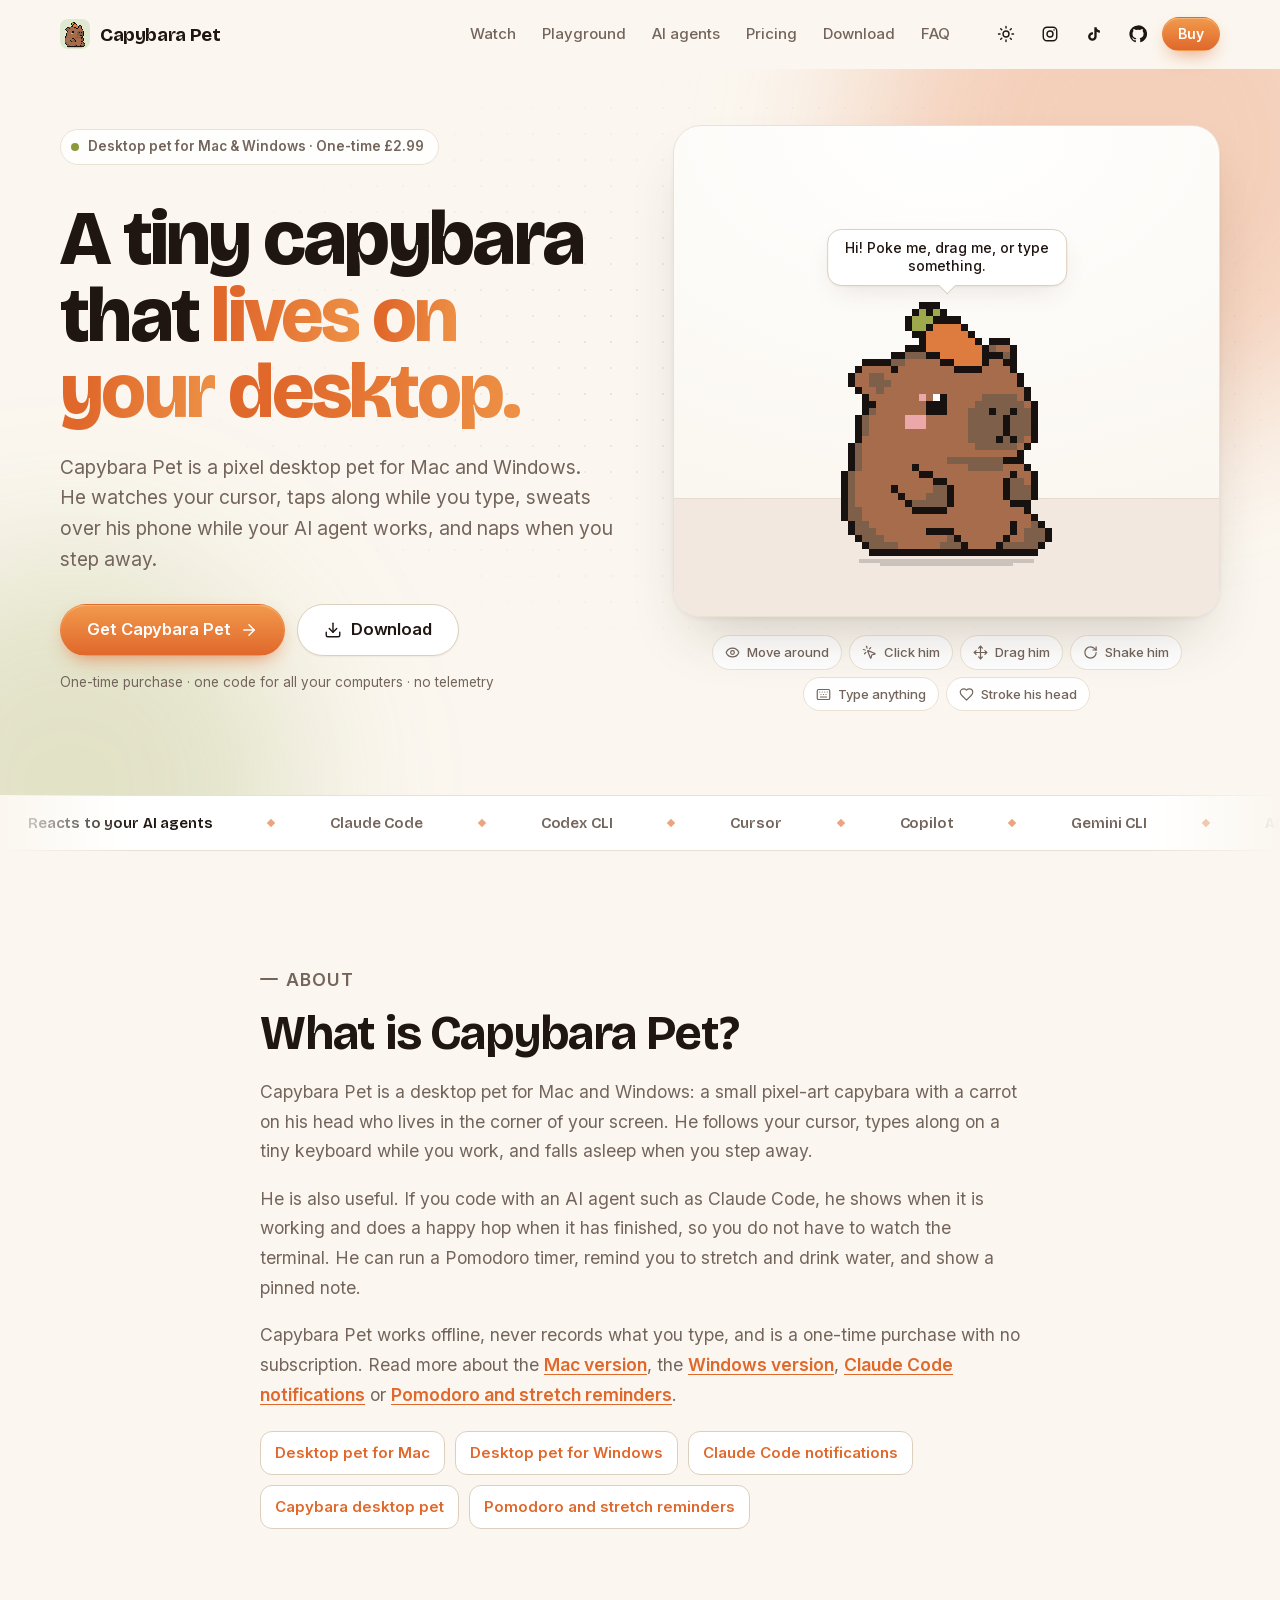
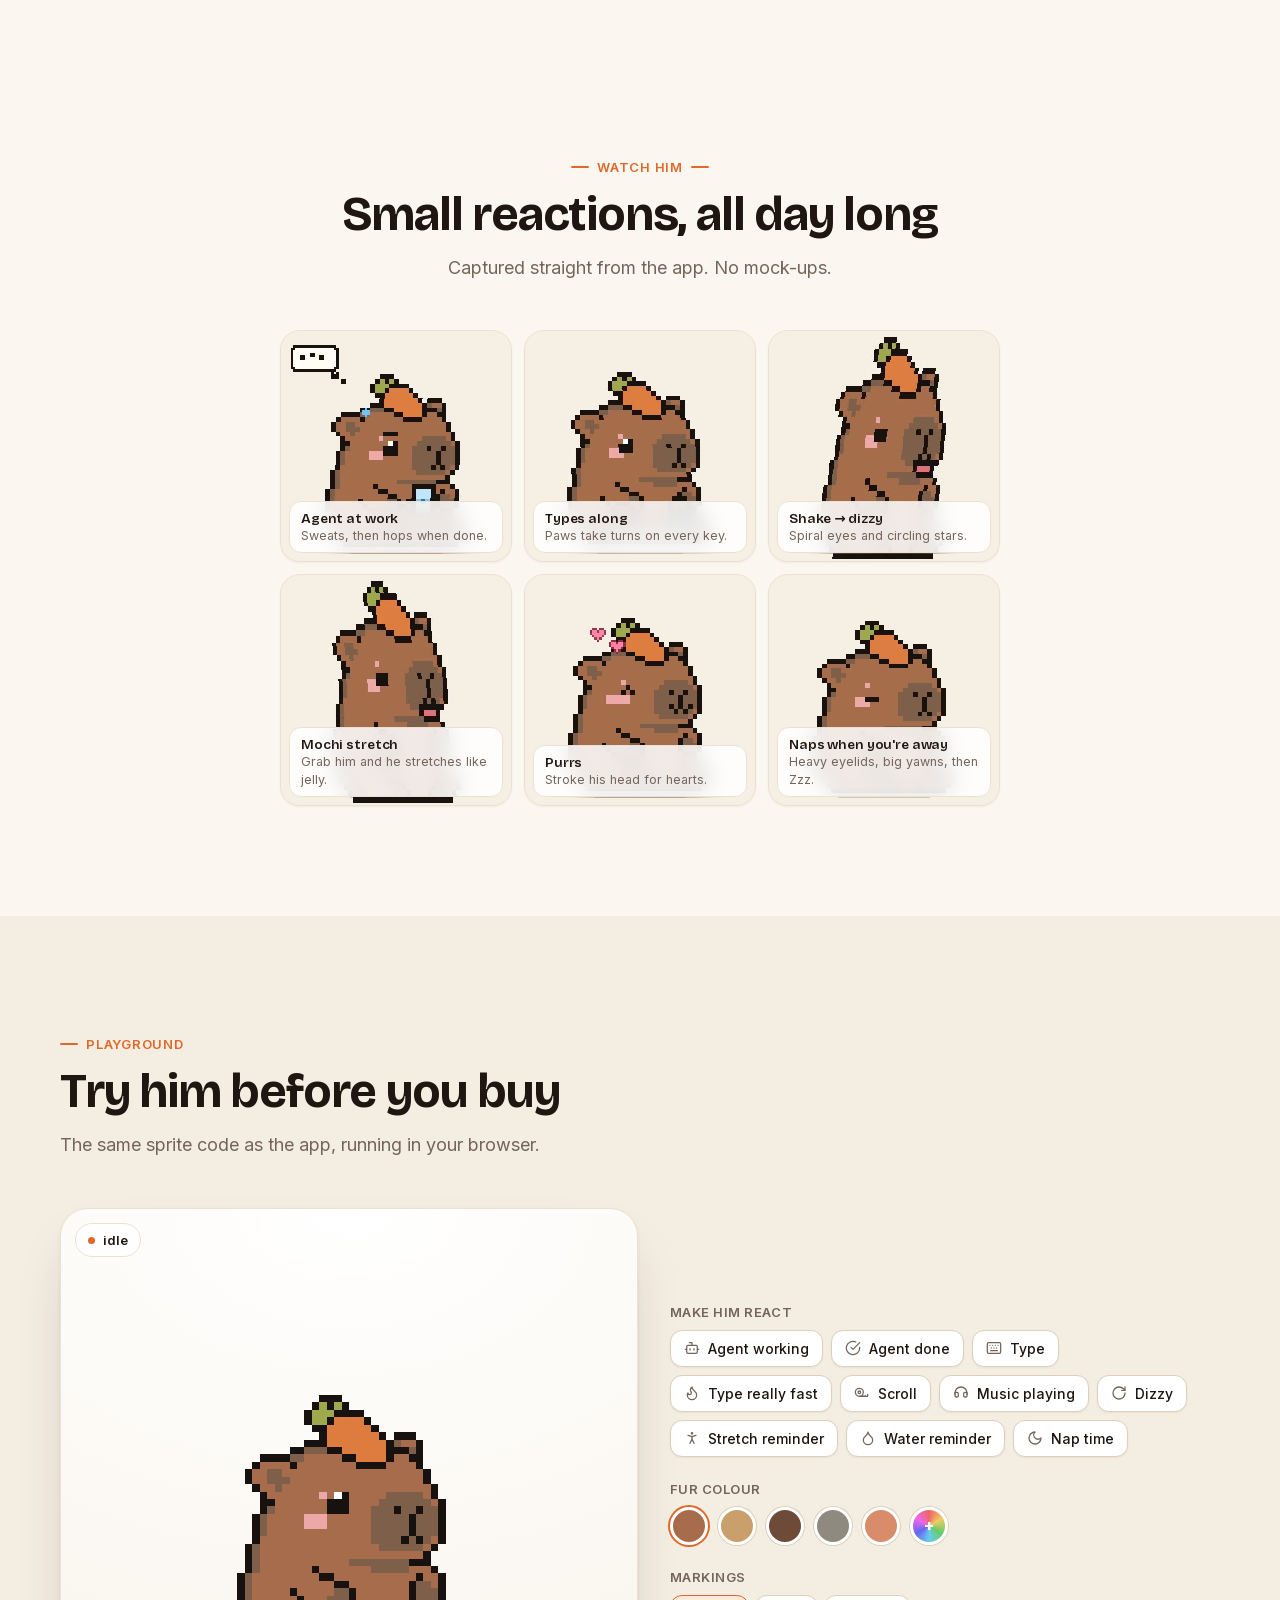
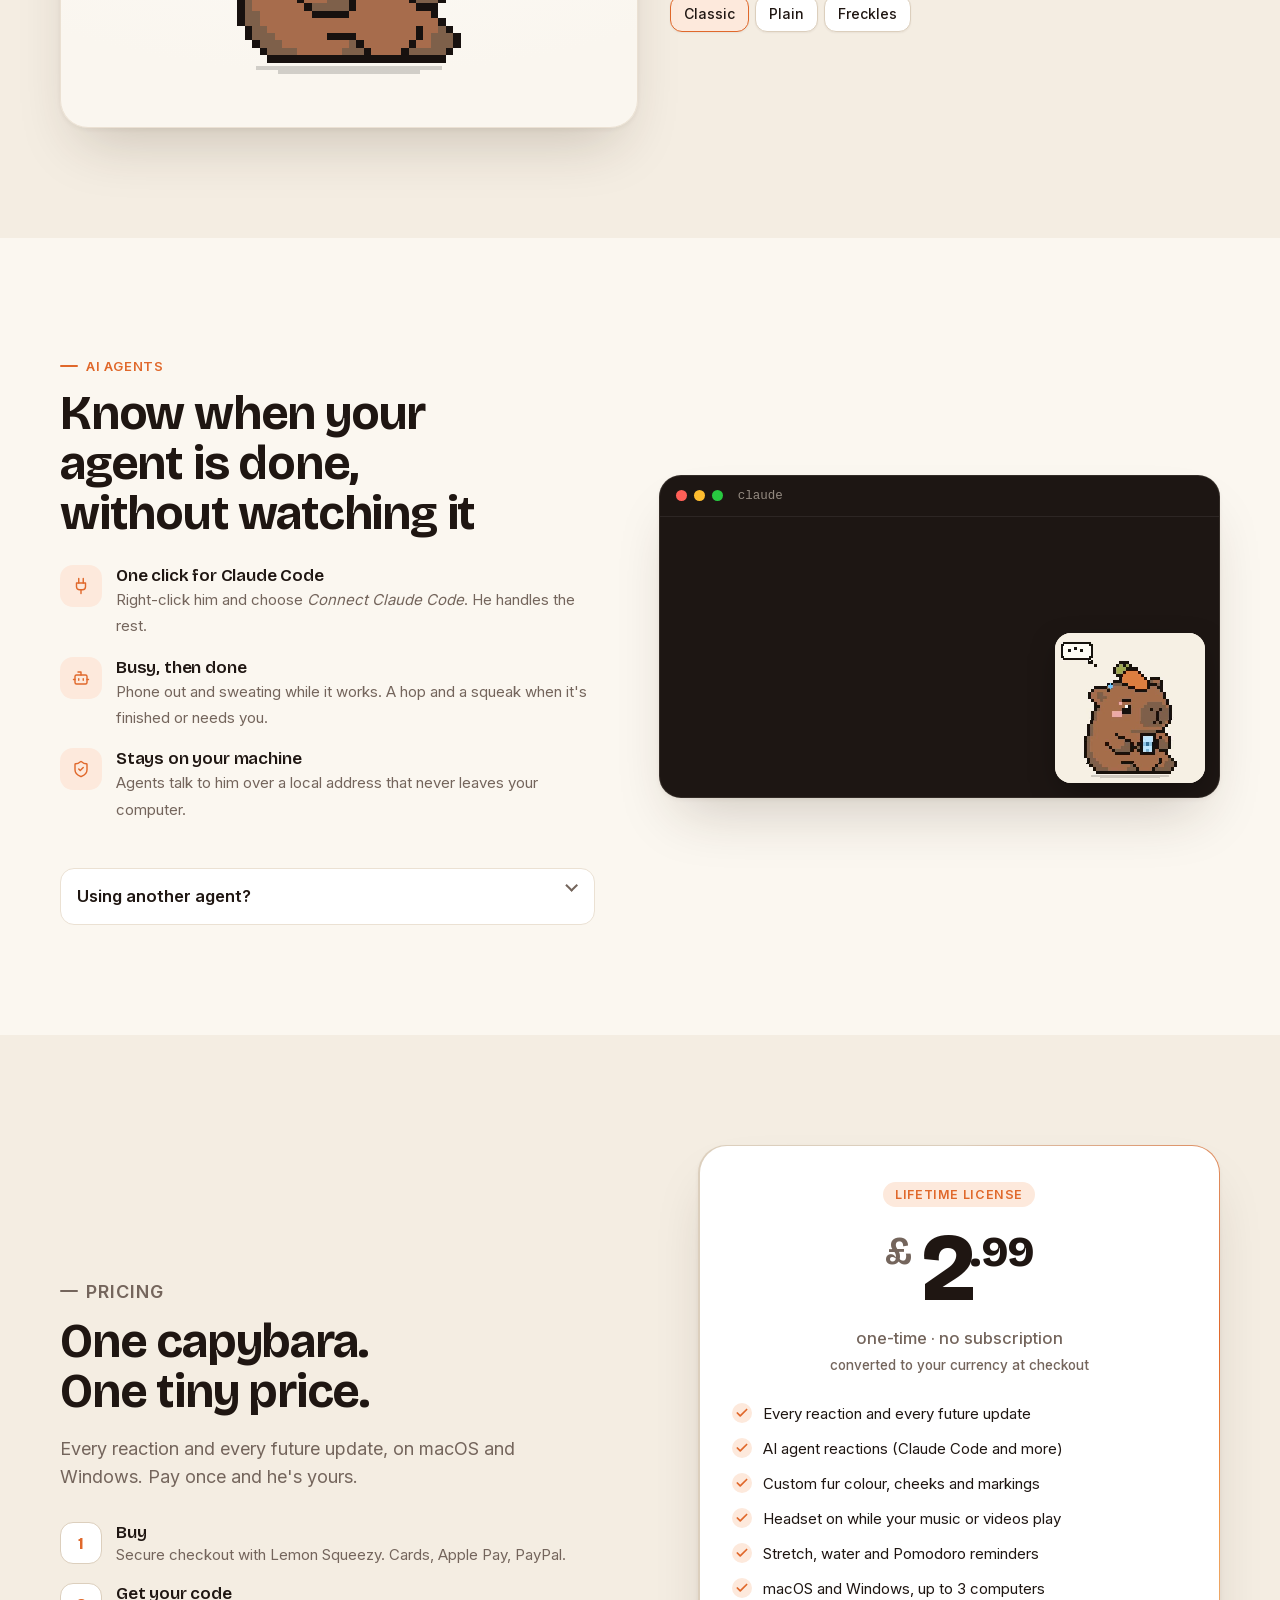
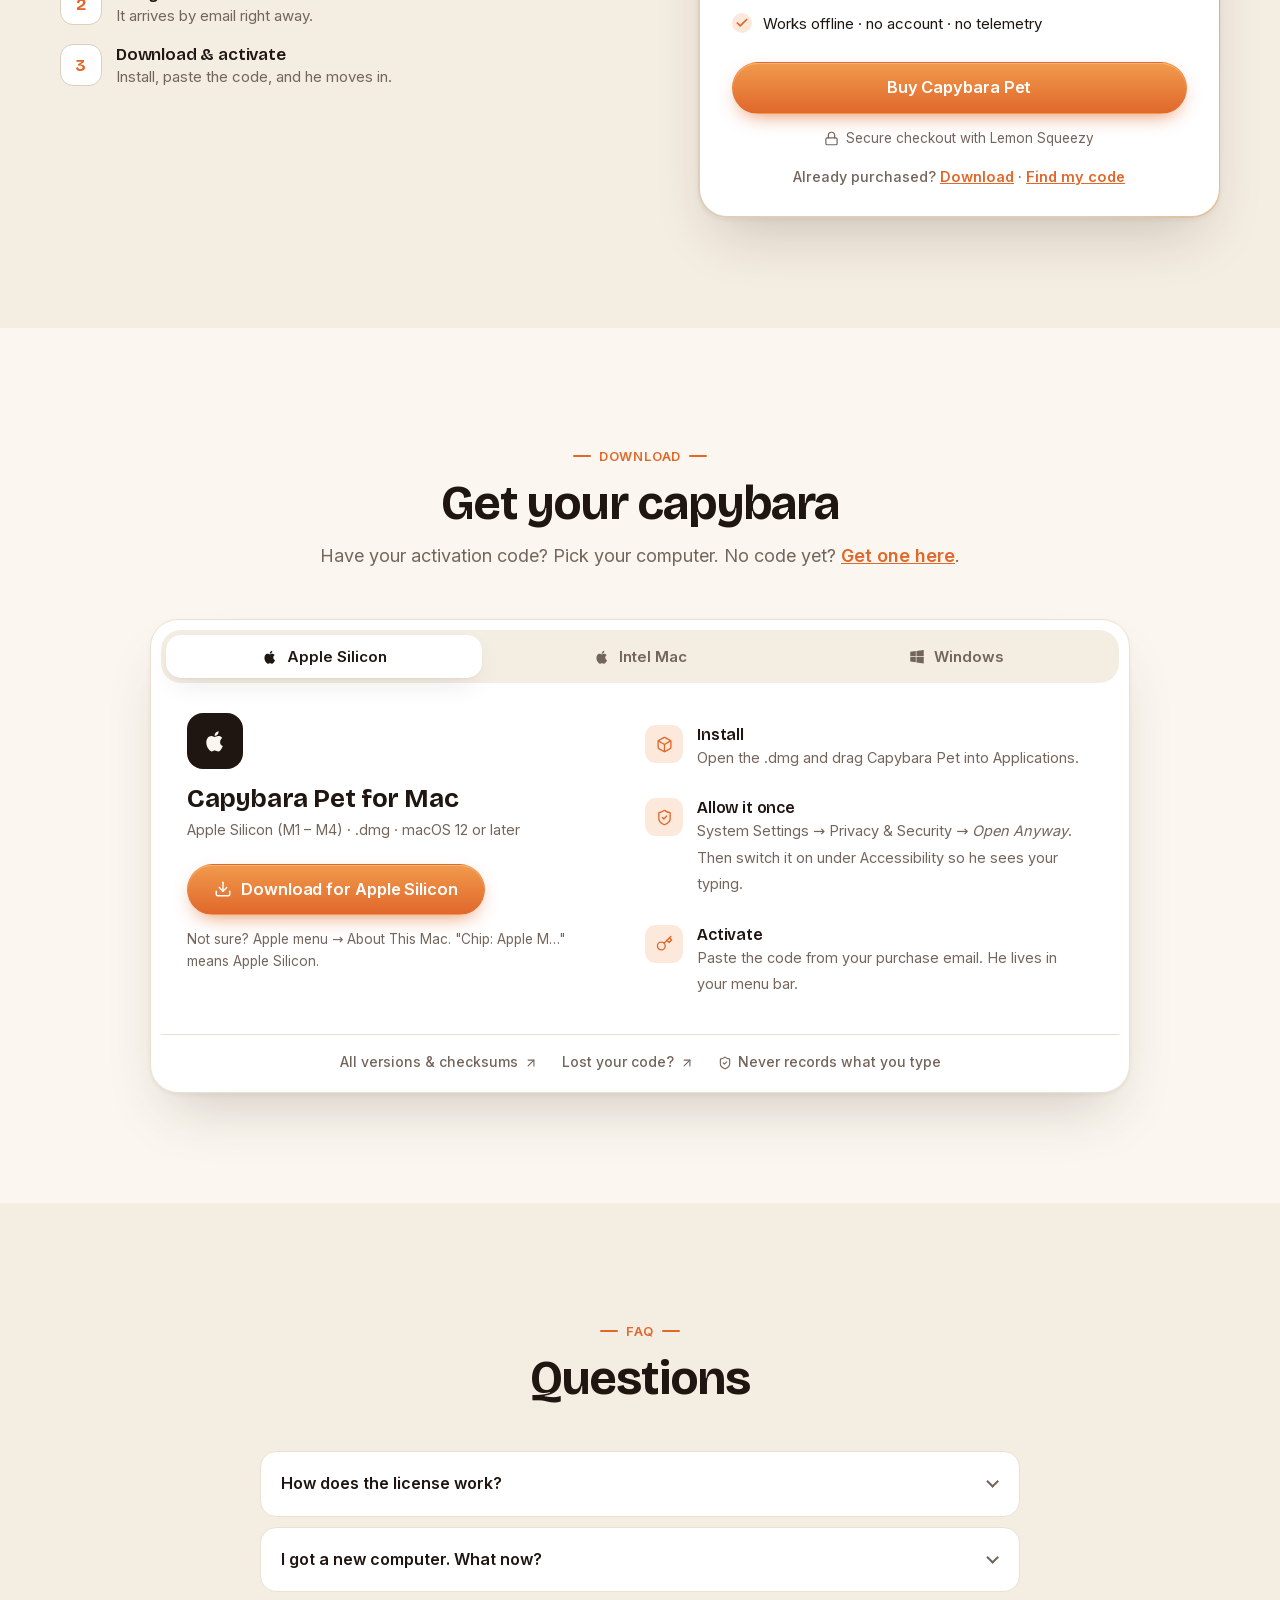
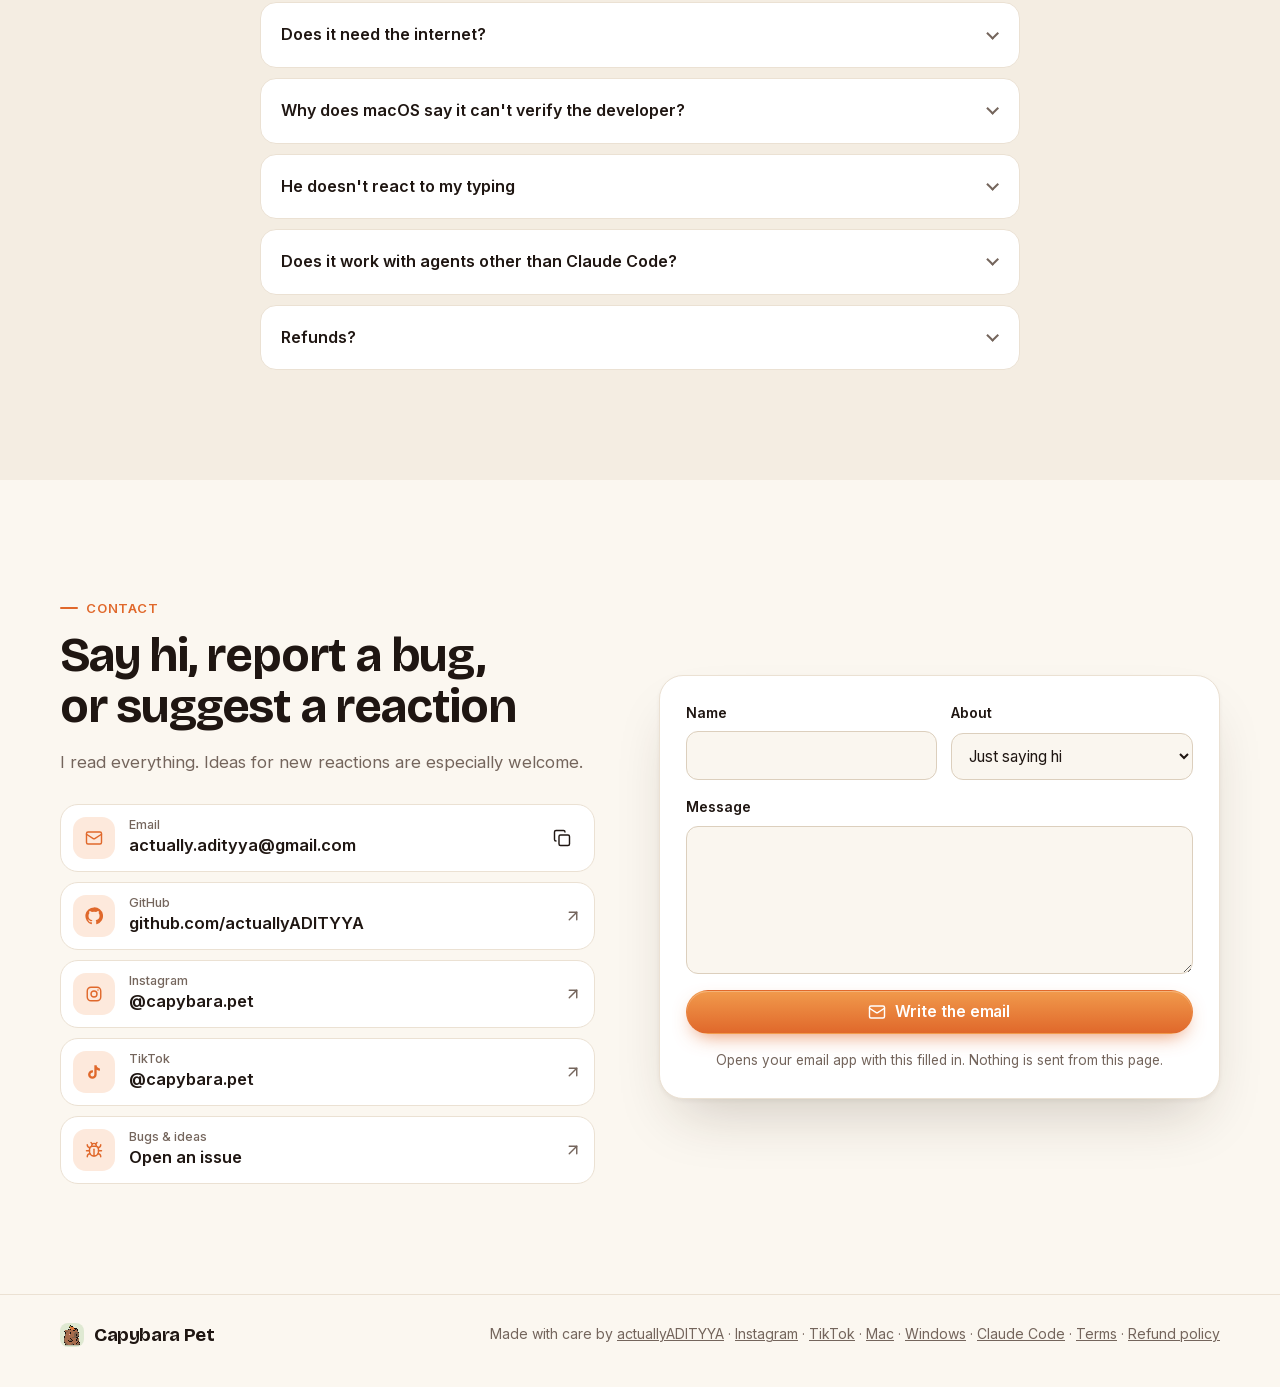
<file: index.html>
<!doctype html>
<html lang="en">
<head>
  <meta charset="utf-8">
  <!-- seo:start -->
  <meta http-equiv="Content-Security-Policy" content="default-src 'self'; script-src 'self' https://app.lemonsqueezy.com https://*.lemonsqueezy.com 'sha256-HZSbXXa1CuN3odzIx3jlJ8UYgE8Rorymm90/tw/pAlE='; style-src 'self' 'unsafe-inline'; font-src 'self'; img-src 'self' data: https://*.lemonsqueezy.com; media-src 'self'; connect-src 'self' https://*.lemonsqueezy.com; frame-src https://*.lemonsqueezy.com; object-src 'none'; base-uri 'self'; form-action 'none'">
  <meta name="viewport" content="width=device-width, initial-scale=1">
  <title>Capybara Pet: Pixel Desktop Pet for Mac &amp; Windows</title>
  <meta name="description" content="Capybara Pet is a pixel desktop pet for Mac and Windows. It follows your cursor, types along and shows when your AI agent is done. One-time £2.99.">
  <link rel="canonical" href="https://capybarapet.app/">
  <meta name="robots" content="index, follow, max-image-preview:large, max-snippet:-1, max-video-preview:-1">
  <meta name="author" content="Aditya">
  <meta name="theme-color" content="#fbf6ee" media="(prefers-color-scheme: light)">
  <meta name="theme-color" content="#16110e" media="(prefers-color-scheme: dark)">
  <meta property="og:type" content="website">
  <meta property="og:site_name" content="Capybara Pet">
  <meta property="og:title" content="Capybara Pet: Pixel Desktop Pet for Mac &amp; Windows">
  <meta property="og:description" content="Capybara Pet is a pixel desktop pet for Mac and Windows. It follows your cursor, types along and shows when your AI agent is done. One-time £2.99.">
  <meta property="og:url" content="https://capybarapet.app/">
  <meta property="og:image" content="https://capybarapet.app/media/seo/og-image.png">
  <meta property="og:image:width" content="1200">
  <meta property="og:image:height" content="630">
  <meta property="og:image:alt" content="Capybara Pet, a pixel capybara desktop pet for Mac and Windows">
  <meta property="og:locale" content="en_GB">
  <meta name="twitter:card" content="summary_large_image">
  <meta name="twitter:title" content="Capybara Pet: Pixel Desktop Pet for Mac &amp; Windows">
  <meta name="twitter:description" content="Capybara Pet is a pixel desktop pet for Mac and Windows. It follows your cursor, types along and shows when your AI agent is done. One-time £2.99.">
  <meta name="twitter:image" content="https://capybarapet.app/media/seo/og-image.png">
  <link rel="icon" href="/media/seo/favicon-32.png" sizes="32x32" type="image/png">
  <link rel="icon" href="/media/icon.png" type="image/png">
  <link rel="apple-touch-icon" href="/media/seo/apple-touch-icon.png">
  <link rel="manifest" href="/manifest.webmanifest">
  <script type="application/ld+json">
{"@context":"https://schema.org","@type":"SoftwareApplication","name":"Capybara Pet","alternateName":["Capybara Desktop Pet","Pixel Desktop Pet"],"description":"Capybara Pet is a pixel desktop pet for Mac and Windows. It follows your cursor, types along and shows when your AI agent is done. One-time £2.99.","url":"https://capybarapet.app/","image":"https://capybarapet.app/media/seo/og-image.png","applicationCategory":"DesktopEnhancementApplication","applicationSubCategory":"Desktop pet","operatingSystem":"macOS 12 or later, Windows 10 or later","softwareVersion":"1.1","featureList":["Follows and faces your cursor","Types along on a tiny keyboard","Notifies you when AI coding agents such as Claude Code finish","Puts on a headset and vibes while music or videos play","Pomodoro timer","Stretch and water reminders","Customisable colour and markings","Works offline","No telemetry"],"screenshot":["https://capybarapet.app/media/poses/idle.png","https://capybarapet.app/media/poses/busy-agent.png","https://capybarapet.app/media/poses/typing-hop.png","https://capybarapet.app/media/poses/dizzy.png","https://capybarapet.app/media/poses/freckles.png"],"offers":{"@type":"Offer","price":"2.99","priceCurrency":"GBP","availability":"https://schema.org/InStock","url":"https://capybarapet.app/#pricing","priceValidUntil":"2027-12-31"},"author":{"@type":"Person","name":"Aditya","url":"https://github.com/actuallyADITYYA"},"publisher":{"@type":"Person","name":"Aditya","url":"https://github.com/actuallyADITYYA"}}
  </script>
  <script type="application/ld+json">
{"@context":"https://schema.org","@type":"WebSite","name":"Capybara Pet","url":"https://capybarapet.app/","inLanguage":"en","publisher":{"@type":"Person","name":"Aditya","url":"https://github.com/actuallyADITYYA"}}
  </script>
  <script type="application/ld+json">
{"@context":"https://schema.org","@type":"VideoObject","name":"Capybara Pet reacting while an AI coding agent works","description":"A real recording of Capybara Pet pulling out his phone and sweating while Claude Code works, then hopping when it is done.","thumbnailUrl":"https://capybarapet.app/media/clips/agent.jpg","contentUrl":"https://capybarapet.app/media/clips/agent.mp4","uploadDate":"2026-10-05","duration":"PT19S","embedUrl":"https://capybarapet.app/#watch"}
  </script>
  <script type="application/ld+json">
{"@context":"https://schema.org","@type":"FAQPage","mainEntity":[{"@type":"Question","name":"How does the license work?","acceptedAnswer":{"@type":"Answer","text":"One payment of £2.99 (shown in your own currency at checkout). You get an activation code by email that works on up to 3 of your computers, Mac or Windows, including all future updates. No account, no subscription."}},{"@type":"Question","name":"I got a new computer. What now?","acceptedAnswer":{"@type":"Answer","text":"On the old one, open Settings → License → Deactivate on this computer, then activate the new one with the same code. Lost the old computer? Email me and I'll reset your activations."}},{"@type":"Question","name":"Does it need the internet?","acceptedAnswer":{"@type":"Answer","text":"Only to activate. After that he checks your license now and then and keeps working offline for at least 14 days between checks."}},{"@type":"Question","name":"Why does macOS say it can't verify the developer?","acceptedAnswer":{"@type":"Answer","text":"The app isn't notarized by Apple yet. Use System Settings → Privacy & Security → Open Anyway once and macOS remembers your choice."}},{"@type":"Question","name":"He doesn't react to my typing","acceptedAnswer":{"@type":"Answer","text":"On a Mac, switch on Capybara Pet under System Settings → Privacy & Security → Accessibility. He picks it up within seconds. After an update, remove the old entry with – and add it again. He only ever learns that a key was pressed, never which."}},{"@type":"Question","name":"Does it work with agents other than Claude Code?","acceptedAnswer":{"@type":"Answer","text":"Yes. Anything that can run a command or send an HTTP request when it starts and finishes (Codex, Cursor, scripts) can call /event/thinking and /event/done."}},{"@type":"Question","name":"Refunds?","acceptedAnswer":{"@type":"Answer","text":"If he's not for you, email me within 14 days for a full refund. See the refund policy."}}]}
  </script>
  <script type="application/ld+json">
{"@context":"https://schema.org","@type":"ItemList","itemListElement":[{"@type":"ListItem","position":1,"url":"https://capybarapet.app/desktop-pet-for-mac.html","name":"Desktop pet for Mac"},{"@type":"ListItem","position":2,"url":"https://capybarapet.app/desktop-pet-for-windows.html","name":"Desktop pet for Windows"},{"@type":"ListItem","position":3,"url":"https://capybarapet.app/claude-code-notifications.html","name":"Claude Code notifications"},{"@type":"ListItem","position":4,"url":"https://capybarapet.app/capybara-desktop-pet.html","name":"Capybara desktop pet"},{"@type":"ListItem","position":5,"url":"https://capybarapet.app/pomodoro-and-stretch-reminders.html","name":"Pomodoro and stretch reminders"}]}
  </script>
  <!-- seo:end -->
  <link rel="preload" href="/fonts/bricolage.woff2" as="font" type="font/woff2" crossorigin>
  <link rel="preload" href="/fonts/inter.woff2" as="font" type="font/woff2" crossorigin>
  <link rel="stylesheet" href="/fonts.css?v=12">
  <script src="https://app.lemonsqueezy.com/js/lemon.js" defer></script>
  <script>document.documentElement.classList.add('js'); try { const t = localStorage.getItem('theme'); if (t) document.documentElement.dataset.theme = t; } catch (e) {}</script>
  <script src="/engine.min.js?v=2" defer></script>
    <script type="module" crossorigin src="/assets/index-Btj4srJX.js"></script>
  <link rel="stylesheet" crossorigin href="/assets/index-DCMqgky6.css">
</head>
<body>
  <div id="root"><svg width="0" height="0" style="position:absolute" aria-hidden="true">
<symbol id="i-download" viewBox="0 0 24 24"><path d="M12 15V3"/><path d="m7 10 5 5 5-5"/><path d="M21 15v4a2 2 0 0 1-2 2H5a2 2 0 0 1-2-2v-4"/></symbol>
<symbol id="i-mail" viewBox="0 0 24 24"><rect x="2" y="4" width="20" height="16" rx="2"/><path d="m22 7-8.97 5.7a1.94 1.94 0 0 1-2.06 0L2 7"/></symbol>
<symbol id="i-bug" viewBox="0 0 24 24"><path d="m8 2 1.88 1.88"/><path d="M14.12 3.88 16 2"/><path d="M9 7.13v-1a3 3 0 1 1 6 0v1"/><path d="M12 20c-3.3 0-6-2.7-6-6v-3a4 4 0 0 1 4-4h4a4 4 0 0 1 4 4v3c0 3.3-2.7 6-6 6"/><path d="M12 20v-9"/><path d="M6.53 9C4.6 8.8 3 7.1 3 5"/><path d="M6 13H2"/><path d="M3 21c0-2.1 1.7-3.9 3.8-4"/><path d="M20.97 5c0 2.1-1.6 3.8-3.5 4"/><path d="M22 13h-4"/><path d="M17.2 17c2.1.1 3.8 1.9 3.8 4"/></symbol>
<symbol id="i-arrow" viewBox="0 0 24 24"><path d="M7 7h10v10"/><path d="M7 17 17 7"/></symbol>
<symbol id="i-right" viewBox="0 0 24 24"><path d="M5 12h14"/><path d="m12 5 7 7-7 7"/></symbol>
<symbol id="i-lock" viewBox="0 0 24 24"><rect x="3" y="11" width="18" height="11" rx="2"/><path d="M7 11V7a5 5 0 0 1 10 0v4"/></symbol>
<symbol id="i-check" viewBox="0 0 24 24"><path d="M20 6 9 17l-5-5"/></symbol>
<symbol id="i-copy" viewBox="0 0 24 24"><rect x="8" y="8" width="14" height="14" rx="2"/><path d="M4 16c-1.1 0-2-.9-2-2V4c0-1.1.9-2 2-2h10c1.1 0 2 .9 2 2"/></symbol>
<symbol id="i-eye" viewBox="0 0 24 24"><path d="M2.06 12.35a1 1 0 0 1 0-.7 10.75 10.75 0 0 1 19.88 0 1 1 0 0 1 0 .7 10.75 10.75 0 0 1-19.88 0"/><circle cx="12" cy="12" r="3"/></symbol>
<symbol id="i-click" viewBox="0 0 24 24"><path d="M14 4.1 12 6"/><path d="m5.1 8-2.9-.8"/><path d="m6 12-1.9 2"/><path d="M7.2 2.2 8 5.1"/><path d="M9.04 9.69a.5.5 0 0 1 .65-.65l11 4.5a.5.5 0 0 1-.07.95l-4.35 1.04a1 1 0 0 0-.74.74l-1.04 4.35a.5.5 0 0 1-.95.07z"/></symbol>
<symbol id="i-move" viewBox="0 0 24 24"><path d="M12 2v20"/><path d="m15 19-3 3-3-3"/><path d="m19 9 3 3-3 3"/><path d="M2 12h20"/><path d="m5 9-3 3 3 3"/><path d="m9 5 3-3 3 3"/></symbol>
<symbol id="i-spin" viewBox="0 0 24 24"><path d="M21 12a9 9 0 1 1-9-9c2.52 0 4.93 1 6.74 2.74L21 8"/><path d="M21 3v5h-5"/></symbol>
<symbol id="i-keys" viewBox="0 0 24 24"><rect x="2" y="4" width="20" height="16" rx="2"/><path d="M6 8h.01M10 8h.01M14 8h.01M18 8h.01M8 12h.01M12 12h.01M16 12h.01M7 16h10"/></symbol>
<symbol id="i-heart" viewBox="0 0 24 24"><path d="M19 14c1.49-1.46 3-3.21 3-5.5A5.5 5.5 0 0 0 16.5 3c-1.76 0-3 .5-4.5 2-1.5-1.5-2.74-2-4.5-2A5.5 5.5 0 0 0 2 8.5c0 2.3 1.5 4.05 3 5.5l7 7Z"/></symbol>
<symbol id="i-bot" viewBox="0 0 24 24"><path d="M12 8V4H8"/><rect x="4" y="8" width="16" height="12" rx="2"/><path d="M2 14h2M20 14h2M15 13v2M9 13v2"/></symbol>
<symbol id="i-done" viewBox="0 0 24 24"><path d="M22 11.08V12a10 10 0 1 1-5.93-9.14"/><path d="m9 11 3 3L22 4"/></symbol>
<symbol id="i-flame" viewBox="0 0 24 24"><path d="M8.5 14.5A2.5 2.5 0 0 0 11 12c0-1.38-.5-2-1-3-1.07-2.14-.22-4.05 2-6 .5 2.5 2 4.9 4 6.5 2 1.6 3 3.5 3 5.5a7 7 0 1 1-14 0c0-1.15.43-2.29 1-3a2.5 2.5 0 0 0 2.5 2.5z"/></symbol>
<symbol id="i-headphones" viewBox="0 0 24 24"><path d="M3 14v-2a9 9 0 0 1 18 0v2"/><path d="M21 16a2 2 0 0 1-2 2h-1a2 2 0 0 1-2-2v-3a2 2 0 0 1 2-2h3zM3 16a2 2 0 0 0 2 2h1a2 2 0 0 0 2-2v-3a2 2 0 0 0-2-2H3z"/></symbol>
<symbol id="i-scroll" viewBox="0 0 24 24"><circle cx="8" cy="11" r="6"/><circle cx="8" cy="11" r="2"/><path d="M8 17h12.5v-3"/><path d="M13 17v-1.6M16.8 17v-1.6"/></symbol>
<symbol id="i-stretch" viewBox="0 0 24 24"><circle cx="12" cy="5" r="1"/><path d="m9 20 3-6 3 6"/><path d="m6 8 6 2 6-2"/><path d="M12 10v4"/></symbol>
<symbol id="i-drop" viewBox="0 0 24 24"><path d="M12 22a7 7 0 0 0 7-7c0-2-1-3.9-3-5.5s-3.5-4-4-6.5c-.5 2.5-2 4.9-4 6.5C6 11.1 5 13 5 15a7 7 0 0 0 7 7z"/></symbol>
<symbol id="i-moon" viewBox="0 0 24 24"><path d="M12 3a6 6 0 0 0 9 9 9 9 0 1 1-9-9Z"/></symbol>
<symbol id="i-sun" viewBox="0 0 24 24"><circle cx="12" cy="12" r="4"/><path d="M12 2v2M12 20v2M4.93 4.93l1.41 1.41M17.66 17.66l1.41 1.41M2 12h2M20 12h2M6.34 17.66l-1.41 1.41M19.07 4.93l-1.41 1.41"/></symbol>
<symbol id="i-menu" viewBox="0 0 24 24"><path d="M4 7h16M4 12h16M4 17h16"/></symbol>
<symbol id="i-shield" viewBox="0 0 24 24"><path d="M20 13c0 5-3.5 7.5-7.66 8.95a1 1 0 0 1-.67-.01C7.5 20.5 4 18 4 13V6a1 1 0 0 1 1-1c2 0 4.5-1.2 6.24-2.72a1.17 1.17 0 0 1 1.52 0C14.51 3.81 17 5 19 5a1 1 0 0 1 1 1z"/><path d="m9 12 2 2 4-4"/></symbol>
<symbol id="i-key" viewBox="0 0 24 24"><circle cx="7.5" cy="15.5" r="5.5"/><path d="m21 2-9.6 9.6"/><path d="m15.5 7.5 3 3L22 7l-3-3"/></symbol>
<symbol id="i-package" viewBox="0 0 24 24"><path d="M11 21.73a2 2 0 0 0 2 0l7-4A2 2 0 0 0 21 16V8a2 2 0 0 0-1-1.73l-7-4a2 2 0 0 0-2 0l-7 4A2 2 0 0 0 3 8v8a2 2 0 0 0 1 1.73z"/><path d="M12 22V12"/><path d="m3.3 7 8.7 5 8.7-5"/></symbol>
<symbol id="i-settings" viewBox="0 0 24 24"><path d="M20 7h-9M14 17H5"/><circle cx="17" cy="17" r="3"/><circle cx="7" cy="7" r="3"/></symbol>
<symbol id="i-plug" viewBox="0 0 24 24"><path d="M12 22v-5"/><path d="M9 8V2M15 8V2"/><path d="M18 8v5a4 4 0 0 1-4 4h-4a4 4 0 0 1-4-4V8Z"/></symbol>
<symbol id="i-terminal" viewBox="0 0 24 24"><path d="m4 17 6-6-6-6"/><path d="M12 19h8"/></symbol>
<symbol id="i-apple" viewBox="0 0 24 24"><path fill="currentColor" stroke="none" d="M16.37 12.8c-.02-2.2 1.8-3.26 1.88-3.31-1.03-1.5-2.62-1.7-3.18-1.73-1.35-.14-2.64.8-3.33.8-.69 0-1.74-.78-2.87-.76-1.47.02-2.83.86-3.59 2.18-1.53 2.66-.39 6.59 1.1 8.74.73 1.05 1.6 2.24 2.73 2.2 1.1-.05 1.51-.71 2.84-.71 1.32 0 1.7.71 2.86.69 1.18-.02 1.93-1.07 2.65-2.13.84-1.22 1.18-2.4 1.2-2.46-.03-.01-2.3-.88-2.33-3.5zM14.2 6.33c.6-.73 1.01-1.75.9-2.76-.87.04-1.92.58-2.54 1.31-.56.64-1.05 1.68-.92 2.67.97.08 1.96-.49 2.56-1.22z"/></symbol>
<symbol id="i-windows" viewBox="0 0 24 24"><path fill="currentColor" stroke="none" d="M3 5.1 10.4 4v7.1H3zM11.3 3.9 21 2.5v8.6h-9.7zM3 12h7.4v7.1L3 18zM11.3 12H21v8.6l-9.7-1.4z"/></symbol>
<symbol id="i-instagram" viewBox="0 0 24 24"><rect x="3" y="3" width="18" height="18" rx="5"/><circle cx="12" cy="12" r="4"/><circle cx="17.3" cy="6.7" r="1" fill="currentColor" stroke="none"/></symbol>
<symbol id="i-tiktok" viewBox="0 0 24 24"><path fill="currentColor" stroke="none" d="M16.6 5.82A4.28 4.28 0 0 1 15.54 3h-3.09v12.4a2.59 2.59 0 0 1-2.59 2.5 2.6 2.6 0 0 1-2.6-2.6 2.6 2.6 0 0 1 3.37-2.48V9.66a5.7 5.7 0 0 0-.78-.06A5.69 5.69 0 0 0 4.1 15.3a5.69 5.69 0 0 0 5.76 5.7 5.69 5.69 0 0 0 5.68-5.7V9.01a7.35 7.35 0 0 0 4.36 1.41V7.34a4.3 4.3 0 0 1-3.3-1.52z"/></symbol>
<symbol id="i-github" viewBox="0 0 24 24"><path fill="currentColor" stroke="none" d="M12 .5a11.5 11.5 0 0 0-3.64 22.41c.58.1.79-.25.79-.56v-2c-3.2.7-3.88-1.37-3.88-1.37-.53-1.34-1.29-1.7-1.29-1.7-1.05-.72.08-.7.08-.7 1.16.08 1.77 1.19 1.77 1.19 1.03 1.77 2.71 1.26 3.37.96.1-.75.4-1.26.73-1.55-2.55-.29-5.24-1.28-5.24-5.68 0-1.25.45-2.28 1.19-3.08-.12-.29-.52-1.46.11-3.04 0 0 .97-.31 3.17 1.18a11 11 0 0 1 5.77 0c2.2-1.49 3.17-1.18 3.17-1.18.63 1.58.23 2.75.11 3.04.74.8 1.19 1.83 1.19 3.08 0 4.41-2.69 5.38-5.25 5.67.41.36.78 1.06.78 2.14v3.17c0 .31.21.67.8.56A11.5 11.5 0 0 0 12 .5z"/></symbol>
</svg><a class="skip" href="#main">Skip to content</a><header class="nav" id="nav"><div class="wrap nav-in"><a class="brand" href="#top" aria-label="Capybara Pet home"><img src="/media/icon.png" alt="Capybara Pet logo" width="30" height="30"/><span>Capybara Pet</span></a><nav class="links" id="links" aria-label="Main"><a href="#watch">Watch</a><a href="#play">Playground</a><a href="#agents">AI agents</a><a href="#pricing">Pricing</a><a href="#download">Download</a><a href="#faq">FAQ</a></nav><div class="nav-actions"><button class="icon-btn" id="themeBtn" aria-label="Toggle dark mode" title="Toggle dark mode"><svg class="ic i-sun"><use href="#i-sun"></use></svg><svg class="ic i-moon"><use href="#i-moon"></use></svg></button><a class="icon-btn soc" href="https://www.instagram.com/capybara.pet/" target="_blank" rel="noopener me" aria-label="Capybara Pet on Instagram"><svg class="ic"><use href="#i-instagram"></use></svg></a><a class="icon-btn soc" href="https://www.tiktok.com/@capybara.pet" target="_blank" rel="noopener me" aria-label="Capybara Pet on TikTok"><svg class="ic"><use href="#i-tiktok"></use></svg></a><a class="icon-btn" href="https://github.com/actuallyADITYYA" target="_blank" rel="noopener" aria-label="actuallyADITYYA on GitHub"><svg class="ic"><use href="#i-github"></use></svg></a><a class="btn btn-sm btn-primary nav-dl" href="#pricing">Buy</a><button class="icon-btn menu-btn" id="menuBtn" aria-label="Open menu" aria-expanded="false" aria-controls="links"><svg class="ic"><use href="#i-menu"></use></svg></button></div></div></header><main id="main"><section class="hero" id="top"><div class="grid-bg" aria-hidden="true"></div><div class="floaters" aria-hidden="true"></div><div class="wrap hero-in"><div class="hero-copy"><p class="eyebrow reveal"><span class="dot"></span><span>Desktop pet for Mac &amp; Windows · One-time <span class="price">£2.99</span></span></p><h1 class="words">A tiny capybara that <em>lives on your desktop.</em></h1><p class="lede reveal">Capybara Pet is a pixel desktop pet for Mac and Windows. He watches your cursor, taps along while you type, sweats over his phone while your AI agent works, and naps when you step away.</p><div class="cta reveal"><a class="btn btn-primary btn-lg" href="#pricing">Get Capybara Pet<svg class="ic nudge"><use href="#i-right"></use></svg></a><a class="btn btn-ghost btn-lg" id="heroDl" href="#download"><svg class="ic"><use href="#i-download"></use></svg><span id="heroDlText">Download</span></a></div><p class="fine reveal" id="heroFine">One-time purchase · one code for all your computers · no telemetry</p></div><div class="hero-demo reveal"><div class="hero-stage" id="heroStage" aria-label="Interactive capybara demo"><div class="desk" aria-hidden="true"></div><div class="pet" id="heroPet"><div class="bubble" role="status" aria-live="polite"></div><canvas aria-label="Pixel capybara. Move your pointer, click, drag or type to interact."></canvas></div></div><ul class="hints" aria-label="Things to try"><li data-hint="look"><svg class="ic"><use href="#i-eye"></use></svg>Move around</li><li data-hint="poke"><svg class="ic"><use href="#i-click"></use></svg>Click him</li><li data-hint="drag"><svg class="ic"><use href="#i-move"></use></svg>Drag him</li><li data-hint="dizzy"><svg class="ic"><use href="#i-spin"></use></svg>Shake him</li><li data-hint="type" class="kbd-only"><svg class="ic"><use href="#i-keys"></use></svg>Type anything</li><li data-hint="purr"><svg class="ic"><use href="#i-heart"></use></svg>Stroke his head</li></ul></div></div></section><div class="ticker" aria-label="Works with your AI coding agents"><div class="ticker-track"><span>Reacts to your AI agents</span><span>Claude Code</span><span>Codex CLI</span><span>Cursor</span><span>Copilot</span><span>Gemini CLI</span><span>Aider</span><span>Any tool with hooks</span><span aria-hidden="true">Reacts to your AI agents</span><span aria-hidden="true">Claude Code</span><span aria-hidden="true">Codex CLI</span><span aria-hidden="true">Cursor</span><span aria-hidden="true">Copilot</span><span aria-hidden="true">Gemini CLI</span><span aria-hidden="true">Aider</span><span aria-hidden="true">Any tool with hooks</span></div></div><section class="section" id="about"><div class="wrap about reveal"><p class="kicker">About</p><h2>What is Capybara Pet?</h2><p>Capybara Pet is a desktop pet for Mac and Windows: a small pixel-art capybara with a carrot on his head who lives in the corner of your screen. He follows your cursor, types along on a tiny keyboard while you work, and falls asleep when you step away.</p><p>He is also useful. If you code with an AI agent such as Claude Code, he shows when it is working and does a happy hop when it has finished, so you do not have to watch the terminal. He can run a Pomodoro timer, remind you to stretch and drink water, and show a pinned note.</p><p>Capybara Pet works offline, never records what you type, and is a one-time purchase with no subscription. Read more about the <a href="desktop-pet-for-mac.html">Mac version</a>, the <a href="desktop-pet-for-windows.html">Windows version</a>, <a href="claude-code-notifications.html">Claude Code notifications</a> or <a href="pomodoro-and-stretch-reminders.html">Pomodoro and stretch reminders</a>.</p><div class="guides" aria-label="Guides"><a href="desktop-pet-for-mac.html">Desktop pet for Mac</a><a href="desktop-pet-for-windows.html">Desktop pet for Windows</a><a href="claude-code-notifications.html">Claude Code notifications</a><a href="capybara-desktop-pet.html">Capybara desktop pet</a><a href="pomodoro-and-stretch-reminders.html">Pomodoro and stretch reminders</a></div></div></section><section class="section" id="watch"><div class="wrap"><header class="head center reveal"><p class="kicker">Watch him</p><h2>Small reactions, all day long</h2><p>Captured straight from the app. No mock-ups.</p></header><div class="bento"><figure class="clip reveal"><video muted="" loop="" playsinline="" preload="none" poster="media/clips/agent.jpg" data-src="media/clips/agent.mp4"></video><figcaption><b>Agent at work</b><span>Sweats, then hops when done.</span></figcaption></figure><figure class="clip reveal"><video muted="" loop="" playsinline="" preload="none" poster="media/clips/typing.jpg" data-src="media/clips/typing.mp4"></video><figcaption><b>Types along</b><span>Paws take turns on every key.</span></figcaption></figure><figure class="clip reveal"><video muted="" loop="" playsinline="" preload="none" poster="media/clips/dizzy.jpg" data-src="media/clips/dizzy.mp4"></video><figcaption><b>Shake → dizzy</b><span>Spiral eyes and circling stars.</span></figcaption></figure><figure class="clip reveal"><video muted="" loop="" playsinline="" preload="none" poster="media/clips/drag.jpg" data-src="media/clips/drag.mp4"></video><figcaption><b>Mochi stretch</b><span>Grab him and he stretches like jelly.</span></figcaption></figure><figure class="clip reveal"><video muted="" loop="" playsinline="" preload="none" poster="media/clips/purr.jpg" data-src="media/clips/purr.mp4"></video><figcaption><b>Purrs</b><span>Stroke his head for hearts.</span></figcaption></figure><figure class="clip reveal"><video muted="" loop="" playsinline="" preload="none" poster="media/clips/sleepy.jpg" data-src="media/clips/sleepy.mp4"></video><figcaption><b>Naps when you&#x27;re away</b><span>Heavy eyelids, big yawns, then Zzz.</span></figcaption></figure></div></div></section><section class="section alt" id="play"><div class="wrap"><header class="head reveal"><p class="kicker">Playground</p><h2>Try him before you buy</h2><p>The same sprite code as the app, running in your browser.</p></header><div class="play reveal"><div class="play-stage" id="playStage"><div class="pet" id="playPet"><div class="bubble" role="status" aria-live="polite"></div><canvas aria-label="Playground capybara"></canvas></div><p class="state" aria-live="polite"><span class="pulse"></span><b id="playState">idle</b></p><button class="reset" id="playReset" type="button">Put him back</button></div><div class="controls"><div class="group"><p class="label">Make him react</p><div class="chips"><button type="button" data-act="agent" aria-pressed="false"><svg class="ic"><use href="#i-bot"></use></svg>Agent working</button><button type="button" data-act="done"><svg class="ic"><use href="#i-done"></use></svg>Agent done</button><button type="button" data-act="type"><svg class="ic"><use href="#i-keys"></use></svg>Type</button><button type="button" data-act="overheat"><svg class="ic"><use href="#i-flame"></use></svg>Type really fast</button><button type="button" data-act="scroll"><svg class="ic"><use href="#i-scroll"></use></svg>Scroll</button><button type="button" data-act="music" aria-pressed="false"><svg class="ic"><use href="#i-headphones"></use></svg>Music playing</button><button type="button" data-act="dizzy"><svg class="ic"><use href="#i-spin"></use></svg>Dizzy</button><button type="button" data-act="stretch"><svg class="ic"><use href="#i-stretch"></use></svg>Stretch reminder</button><button type="button" data-act="water"><svg class="ic"><use href="#i-drop"></use></svg>Water reminder</button><button type="button" data-act="nap"><svg class="ic"><use href="#i-moon"></use></svg>Nap time</button></div></div><div class="group"><p class="label">Fur colour</p><div class="swatches" role="radiogroup" aria-label="Fur colour"><button type="button" role="radio" aria-checked="true" style="--c:#a76c4c" data-fur="#a76c4c" aria-label="Classic brown"></button><button type="button" role="radio" aria-checked="false" style="--c:#c9a06b" data-fur="#c9a06b" aria-label="Sandy"></button><button type="button" role="radio" aria-checked="false" style="--c:#6e4a38" data-fur="#6e4a38" aria-label="Dark chocolate"></button><button type="button" role="radio" aria-checked="false" style="--c:#8f8a80" data-fur="#8f8a80" aria-label="Grey"></button><button type="button" role="radio" aria-checked="false" style="--c:#d98c6a" data-fur="#d98c6a" aria-label="Peach"></button><label class="custom" title="Pick any colour"><input type="color" id="furPick" aria-label="Custom fur colour" value="#a76c4c"/><span>+</span></label></div></div><div class="group"><p class="label">Markings</p><div class="seg" role="radiogroup" aria-label="Markings"><button type="button" role="radio" aria-checked="true" data-pattern="classic">Classic</button><button type="button" role="radio" aria-checked="false" data-pattern="plain">Plain</button><button type="button" role="radio" aria-checked="false" data-pattern="freckles">Freckles</button></div></div></div></div></div></section><section class="section" id="agents"><div class="wrap split"><div class="reveal"><p class="kicker">AI agents</p><h2>Know when your agent is done, without watching it</h2><ul class="points"><li><span class="pi"><svg class="ic"><use href="#i-plug"></use></svg></span><div><b>One click for Claude Code</b><span>Right-click him and choose <em>Connect Claude Code</em>. He handles the rest.</span></div></li><li><span class="pi"><svg class="ic"><use href="#i-bot"></use></svg></span><div><b>Busy, then done</b><span>Phone out and sweating while it works. A hop and a squeak when it&#x27;s finished or needs you.</span></div></li><li><span class="pi"><svg class="ic"><use href="#i-shield"></use></svg></span><div><b>Stays on your machine</b><span>Agents talk to him over a local address that never leaves your computer.</span></div></li></ul><details class="more"><summary>Using another agent?</summary><p>Call these from any hook or script: <code>/event/thinking</code>, <code>/event/done</code>, <code>/event/idle</code> on <code>http://127.0.0.1:47831</code>.</p><div class="code"><pre id="curl"><code>curl http://127.0.0.1:47831/event/thinking<!-- -->
<!-- -->curl http://127.0.0.1:47831/event/done</code></pre><button type="button" class="copy icon-copy" data-copy="curl" aria-label="Copy commands"><svg class="ic"><use href="#i-copy"></use></svg></button></div></details></div><div class="term reveal" aria-hidden="true"><div class="term-bar"><i></i><i></i><i></i><span>claude</span></div><div class="term-body"><p class="tl l1"><span class="pr">›</span> refactor the auth module and add tests</p><p class="tl l2 dim">Reading src/auth/*.ts…</p><p class="tl l3 dim">Editing session.ts, token.ts</p><p class="tl l4 dim">Running tests… 42 passed</p><p class="tl l5 ok">✓ Done in 1m 12s</p></div><div class="term-pet"><video muted="" loop="" playsinline="" preload="none" poster="media/clips/agent.jpg" data-src="media/clips/agent.mp4"></video></div></div></div></section><section class="section alt" id="pricing"><div class="wrap"><div class="pricing"><div class="price-copy reveal"><p class="kicker">Pricing</p><h2>One capybara.<br/>One tiny price.</h2><p>Every reaction and every future update, on macOS and Windows. Pay once and he&#x27;s yours.</p><ol class="how"><li><b>Buy</b><span>Secure checkout with Lemon Squeezy. Cards, Apple Pay, PayPal.</span></li><li><b>Get your code</b><span>It arrives by email right away.</span></li><li><b>Download &amp; activate</b><span>Install, paste the code, and he moves in.</span></li></ol></div><div class="price-card reveal"><div class="price-inner"><p class="tag">Lifetime license</p><div class="price-big"><span class="cur" id="priceSym">£</span><span id="priceWhole">3</span><span class="cents">.<span id="priceCents">99</span></span></div><p class="price-note">one-time · no subscription<br/><span class="small">converted to your currency at checkout</span></p><ul class="checks"><li><svg class="ic"><use href="#i-check"></use></svg>Every reaction and every future update</li><li><svg class="ic"><use href="#i-check"></use></svg>AI agent reactions (Claude Code and more)</li><li><svg class="ic"><use href="#i-check"></use></svg>Custom fur colour, cheeks and markings</li><li><svg class="ic"><use href="#i-check"></use></svg>Headset on while your music or videos play</li><li><svg class="ic"><use href="#i-check"></use></svg>Stretch, water and Pomodoro reminders</li><li><svg class="ic"><use href="#i-check"></use></svg>macOS and Windows, up to 3 computers</li><li><svg class="ic"><use href="#i-check"></use></svg>Works offline · no account · no telemetry</li></ul><a class="btn btn-primary btn-lg btn-block lemonsqueezy-button" id="buyBtn" href="#">Buy Capybara Pet</a><p class="secure"><svg class="ic"><use href="#i-lock"></use></svg>Secure checkout with Lemon Squeezy</p><p class="already">Already purchased? <a href="#download">Download</a> · <a href="https://app.lemonsqueezy.com/my-orders" target="_blank" rel="noopener">Find my code</a></p></div></div></div></div></section><section class="section" id="download"><div class="wrap"><header class="head center reveal"><p class="kicker">Download</p><h2>Get your capybara</h2><p>Have your activation code? Pick your computer. No code yet? <a href="#pricing">Get one here</a>.</p></header><div class="dl reveal"><div class="os-tabs" role="tablist" aria-label="Choose your computer"><span class="tab-ink" aria-hidden="true"></span><button role="tab" id="tab-arm" aria-controls="p-arm" aria-selected="true" data-os="mac"><svg class="ic"><use href="#i-apple"></use></svg>Apple Silicon</button><button role="tab" id="tab-intel" aria-controls="p-intel" aria-selected="false" tabindex="-1" data-os="mac-intel"><svg class="ic"><use href="#i-apple"></use></svg>Intel Mac</button><button role="tab" id="tab-win" aria-controls="p-win" aria-selected="false" tabindex="-1" data-os="win"><svg class="ic"><use href="#i-windows"></use></svg>Windows</button></div><div class="dl-panel" role="tabpanel" id="p-arm" aria-labelledby="tab-arm"><div class="dl-main"><span class="dl-icon"><svg class="ic"><use href="#i-apple"></use></svg></span><h3>Capybara Pet for Mac</h3><p class="meta">Apple Silicon (M1 – M4) · .dmg · macOS 12 or later</p><a class="btn btn-primary btn-lg" href="https://github.com/actuallyADITYYA/capybara-pet-releases/releases/latest/download/CapybaraPet-mac-arm64.dmg"><svg class="ic"><use href="#i-download"></use></svg>Download for Apple Silicon</a><p class="hint">Not sure? Apple menu → About This Mac. &quot;Chip: Apple M…&quot; means Apple Silicon.</p></div><ol class="steps"><li><span class="si"><svg class="ic"><use href="#i-package"></use></svg></span><div><b>Install</b><span>Open the .dmg and drag Capybara Pet into Applications.</span></div></li><li><span class="si"><svg class="ic"><use href="#i-shield"></use></svg></span><div><b>Allow it once</b><span>System Settings → Privacy &amp; Security → <em>Open Anyway</em>. Then switch it on under Accessibility so he sees your typing.</span></div></li><li><span class="si"><svg class="ic"><use href="#i-key"></use></svg></span><div><b>Activate</b><span>Paste the code from your purchase email. He lives in your menu bar.</span></div></li></ol></div><div class="dl-panel" role="tabpanel" id="p-intel" aria-labelledby="tab-intel" hidden=""><div class="dl-main"><span class="dl-icon"><svg class="ic"><use href="#i-apple"></use></svg></span><h3>Capybara Pet for Mac</h3><p class="meta">Intel · .dmg · macOS 12 or later</p><a class="btn btn-primary btn-lg" href="https://github.com/actuallyADITYYA/capybara-pet-releases/releases/latest/download/CapybaraPet-mac-x64.dmg"><svg class="ic"><use href="#i-download"></use></svg>Download for Intel Mac</a><p class="hint">Older Macs (2020 and earlier) are usually Intel.</p></div><ol class="steps"><li><span class="si"><svg class="ic"><use href="#i-package"></use></svg></span><div><b>Install</b><span>Open the .dmg and drag Capybara Pet into Applications.</span></div></li><li><span class="si"><svg class="ic"><use href="#i-shield"></use></svg></span><div><b>Allow it once</b><span>System Settings → Privacy &amp; Security → <em>Open Anyway</em>. Then switch it on under Accessibility so he sees your typing.</span></div></li><li><span class="si"><svg class="ic"><use href="#i-key"></use></svg></span><div><b>Activate</b><span>Paste the code from your purchase email. He lives in your menu bar.</span></div></li></ol></div><div class="dl-panel" role="tabpanel" id="p-win" aria-labelledby="tab-win" hidden=""><div class="dl-main"><span class="dl-icon"><svg class="ic"><use href="#i-windows"></use></svg></span><h3>Capybara Pet for Windows</h3><p class="meta">Windows 10 or 11 · 64-bit · .exe installer</p><a class="btn btn-primary btn-lg" href="https://github.com/actuallyADITYYA/capybara-pet-releases/releases/latest/download/CapybaraPet-win-x64.exe"><svg class="ic"><use href="#i-download"></use></svg>Download for Windows</a><p class="hint">Some antivirus tools flag keyboard hooks. Allow the app if he doesn&#x27;t react to typing.</p></div><ol class="steps"><li><span class="si"><svg class="ic"><use href="#i-package"></use></svg></span><div><b>Install</b><span>Run the installer. If SmartScreen warns, choose <em>More info → Run anyway</em>.</span></div></li><li><span class="si"><svg class="ic"><use href="#i-settings"></use></svg></span><div><b>Find him</b><span>He appears in the corner of your screen. Settings live in the tray icon.</span></div></li><li><span class="si"><svg class="ic"><use href="#i-key"></use></svg></span><div><b>Activate</b><span>Paste the code from your purchase email and he moves in.</span></div></li></ol></div><div class="dl-foot"><a href="https://github.com/actuallyADITYYA/capybara-pet-releases/releases" target="_blank" rel="noopener">All versions &amp; checksums<svg class="ic"><use href="#i-arrow"></use></svg></a><a href="https://app.lemonsqueezy.com/my-orders" target="_blank" rel="noopener">Lost your code?<svg class="ic"><use href="#i-arrow"></use></svg></a><span><svg class="ic"><use href="#i-shield"></use></svg>Never records what you type</span></div></div></div></section><section class="section alt" id="faq"><div class="wrap narrow"><header class="head center reveal"><p class="kicker">FAQ</p><h2>Questions</h2></header><div class="faq"><details class="reveal"><summary>How does the license work?</summary><p>One payment of <span class="price">£2.99</span> (shown in your own currency at checkout). You get an activation code by email that works on up to 3 of your computers, Mac or Windows, including all future updates. No account, no subscription.</p></details><details class="reveal"><summary>I got a new computer. What now?</summary><p>On the old one, open <b>Settings → License → Deactivate on this computer</b>, then activate the new one with the same code. Lost the old computer? Email me and I&#x27;ll reset your activations.</p></details><details class="reveal"><summary>Does it need the internet?</summary><p>Only to activate. After that he checks your license now and then and keeps working offline for at least 14 days between checks.</p></details><details class="reveal"><summary>Why does macOS say it can&#x27;t verify the developer?</summary><p>The app isn&#x27;t notarized by Apple yet. Use <b>System Settings → Privacy &amp; Security → Open Anyway</b> once and macOS remembers your choice.</p></details><details class="reveal"><summary>He doesn&#x27;t react to my typing</summary><p>On a Mac, switch on <b>Capybara Pet</b> under <b>System Settings → Privacy &amp; Security → Accessibility</b>. He picks it up within seconds. After an update, remove the old entry with <b>–</b> and add it again. He only ever learns <em>that</em> a key was pressed, never which.</p></details><details class="reveal"><summary>Does it work with agents other than Claude Code?</summary><p>Yes. Anything that can run a command or send an HTTP request when it starts and finishes (Codex, Cursor, scripts) can call <code>/event/thinking</code> and <code>/event/done</code>.</p></details><details class="reveal"><summary>Refunds?</summary><p>If he&#x27;s not for you, email me within 14 days for a full refund. See the <a href="refund.html">refund policy</a>.</p></details></div></div></section><section class="section" id="contact"><div class="wrap split"><div class="reveal"><p class="kicker">Contact</p><h2>Say hi, report a bug, or suggest a reaction</h2><p class="muted">I read everything. Ideas for new reactions are especially welcome.</p><div class="contact-list"><div class="crow"><span class="ci"><svg class="ic"><use href="#i-mail"></use></svg></span><a href="mailto:actually.adityya@gmail.com"><small>Email</small>actually.adityya@gmail.com</a><button type="button" class="icon-btn copy" data-copy-text="actually.adityya@gmail.com" aria-label="Copy email address"><svg class="ic"><use href="#i-copy"></use></svg></button></div><a class="crow" href="https://github.com/actuallyADITYYA" target="_blank" rel="noopener"><span class="ci"><svg class="ic"><use href="#i-github"></use></svg></span><span><small>GitHub</small>github.com/actuallyADITYYA</span><svg class="ic go"><use href="#i-arrow"></use></svg></a><a class="crow" href="https://www.instagram.com/capybara.pet/" target="_blank" rel="noopener me"><span class="ci"><svg class="ic"><use href="#i-instagram"></use></svg></span><span><small>Instagram</small>@capybara.pet</span><svg class="ic go"><use href="#i-arrow"></use></svg></a><a class="crow" href="https://www.tiktok.com/@capybara.pet" target="_blank" rel="noopener me"><span class="ci"><svg class="ic"><use href="#i-tiktok"></use></svg></span><span><small>TikTok</small>@capybara.pet</span><svg class="ic go"><use href="#i-arrow"></use></svg></a><a class="crow" href="https://github.com/actuallyADITYYA/capybara-pet-releases/issues" target="_blank" rel="noopener"><span class="ci"><svg class="ic"><use href="#i-bug"></use></svg></span><span><small>Bugs &amp; ideas</small>Open an issue</span><svg class="ic go"><use href="#i-arrow"></use></svg></a></div></div><form class="form reveal" id="contactForm" novalidate=""><div class="row2"><div class="field"><label for="cName">Name</label><input id="cName" name="name" autoComplete="name" required=""/></div><div class="field"><label for="cTopic">About</label><select id="cTopic" name="topic"><option>Just saying hi</option><option>Bug report</option><option>Idea for a reaction</option><option>Something else</option></select></div></div><div class="field"><label for="cMsg">Message</label><textarea id="cMsg" name="message" rows="5" required=""></textarea></div><button class="btn btn-primary btn-block" type="submit"><svg class="ic"><use href="#i-mail"></use></svg>Write the email</button><p class="small muted center">Opens your email app with this filled in. Nothing is sent from this page.</p><p class="form-err" id="formErr" role="alert" hidden="">Please add your name and a message.</p></form></div></section></main><footer class="footer"><div class="wrap foot-in"><a class="brand" href="#top"><img src="/media/icon.png" alt="" width="24" height="24"/><span>Capybara Pet</span></a><p>Made with care by <a href="https://github.com/actuallyADITYYA" target="_blank" rel="noopener">actuallyADITYYA</a> · <a href="https://www.instagram.com/capybara.pet/" target="_blank" rel="noopener me">Instagram</a> · <a href="https://www.tiktok.com/@capybara.pet" target="_blank" rel="noopener me">TikTok</a> · <a href="desktop-pet-for-mac.html">Mac</a> · <a href="desktop-pet-for-windows.html">Windows</a> · <a href="claude-code-notifications.html">Claude Code</a> · <a href="terms.html">Terms</a> · <a href="refund.html">Refund policy</a></p></div></footer><div class="toast" id="toast" role="status" aria-live="polite"></div></div>
</body>
</html>
</file>
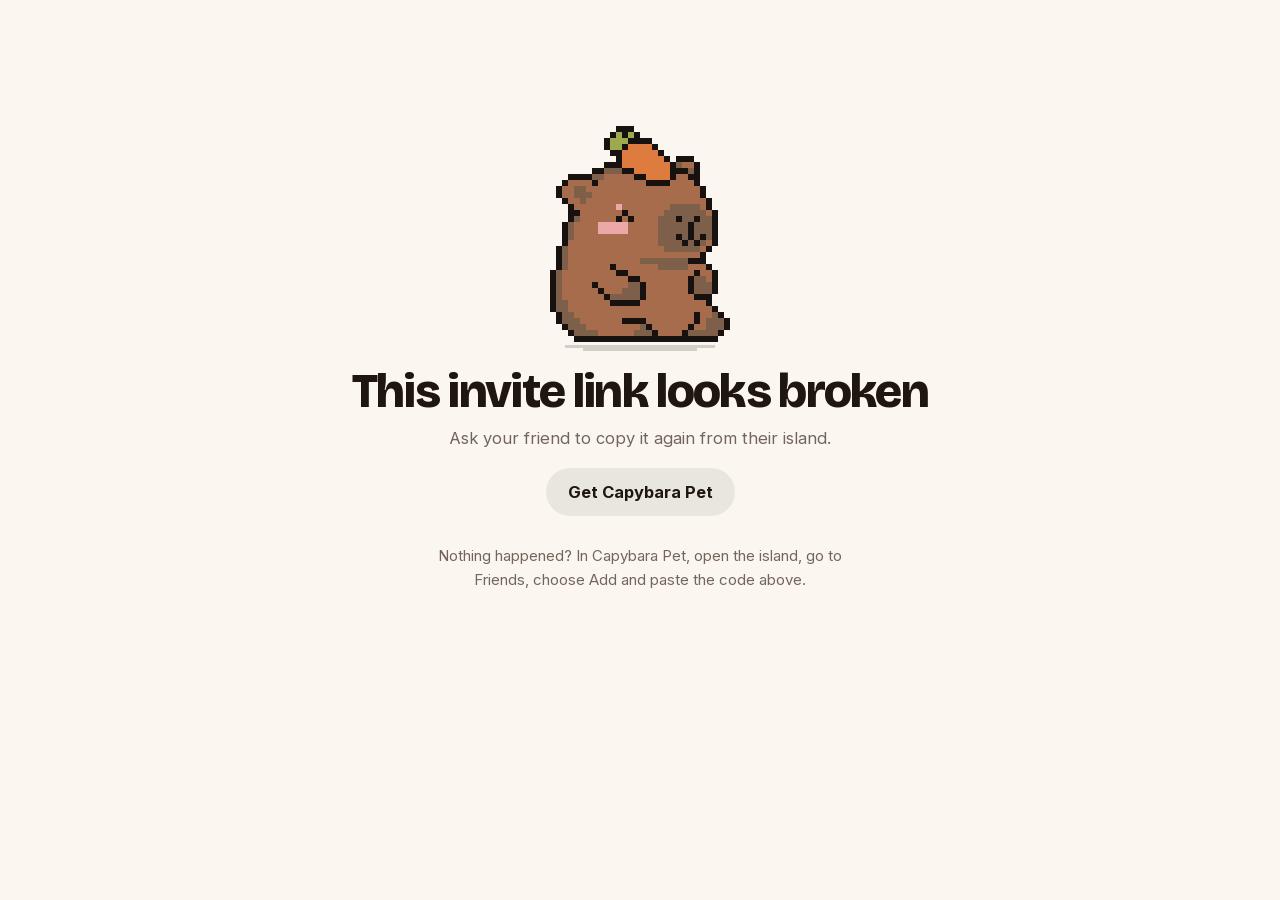
<file: f/index.html>
<!doctype html>
<html lang="en">
<head>
  <meta charset="utf-8">
  <meta http-equiv="Content-Security-Policy" content="default-src 'self'; script-src 'self'; style-src 'self' 'unsafe-inline'; font-src 'self'; img-src 'self' data:; connect-src 'self' https://capybara-pet-relay.capybara-pet-relay.workers.dev; object-src 'none'; base-uri 'self'; form-action 'none'">
  <meta name="viewport" content="width=device-width, initial-scale=1">
  <title>You're invited · Capybara Pet</title>
  <meta name="description" content="A friend wants their capybara to meet yours. Open the invite in Capybara Pet.">
  <meta property="og:title" content="Your friend's capybara wants to meet yours">
  <meta property="og:description" content="Open this invite in Capybara Pet to become friends: waves, pokes and messages between your desktop capybaras.">
  <meta property="og:image" content="https://capybarapet.app/media/icon.png">
  <meta name="robots" content="noindex">
  <link rel="icon" href="/media/icon.png">
  <link rel="stylesheet" href="/fonts.css?v=11">
  <link rel="stylesheet" href="/styles.css?v=11">
  <style>
    .invite { text-align: center; padding-top: 72px; }
    .invite canvas { width: 288px; height: 288px; image-rendering: pixelated; display: block; margin: 0 auto; }
    .invite h1 { font-size: clamp(30px, 6vw, 48px); margin: 8px 0 10px; }
    .invite .code { display: inline-block; font: 700 20px ui-monospace, "SF Mono", Menlo, monospace; letter-spacing: .08em; padding: 10px 16px; border-radius: 12px; background: rgba(0,0,0,.06); margin: 6px 0 22px; user-select: all; }
    .invite .actions { display: flex; gap: 12px; justify-content: center; flex-wrap: wrap; }
    .invite .actions a { display: inline-flex; align-items: center; height: 48px; padding: 0 22px; border-radius: 24px; font-weight: 700; text-decoration: none; }
    .invite .open { background: #ff8a3d; color: #1f0e03; }
    .invite .get { background: rgba(0,0,0,.07); color: inherit; }
    .invite .steps { max-width: 440px; margin: 28px auto 0; font-size: 15px; }
  </style>
</head>
<body>
  <main class="wrap narrow page invite">
    <canvas id="capy" width="96" height="96" aria-label="Your friend's capybara"></canvas>
    <h1 id="title">A capybara wants to be friends</h1>
    <p class="muted" id="sub">Open this invite in Capybara Pet and your capybaras can wave, poke and message each other.</p>
    <div class="code" id="code"></div>
    <div class="actions">
      <a class="open" id="open" href="#">Open in Capybara Pet</a>
      <a class="get" href="/">Get Capybara Pet</a>
    </div>
    <p class="muted steps">Nothing happened? In Capybara Pet, open the island, go to Friends, choose Add and paste the code above.</p>
  </main>
  <script src="/engine.min.js?v=2"></script>
  <script src="/f/invite.js?v=1"></script>
</body>
</html>
</file>
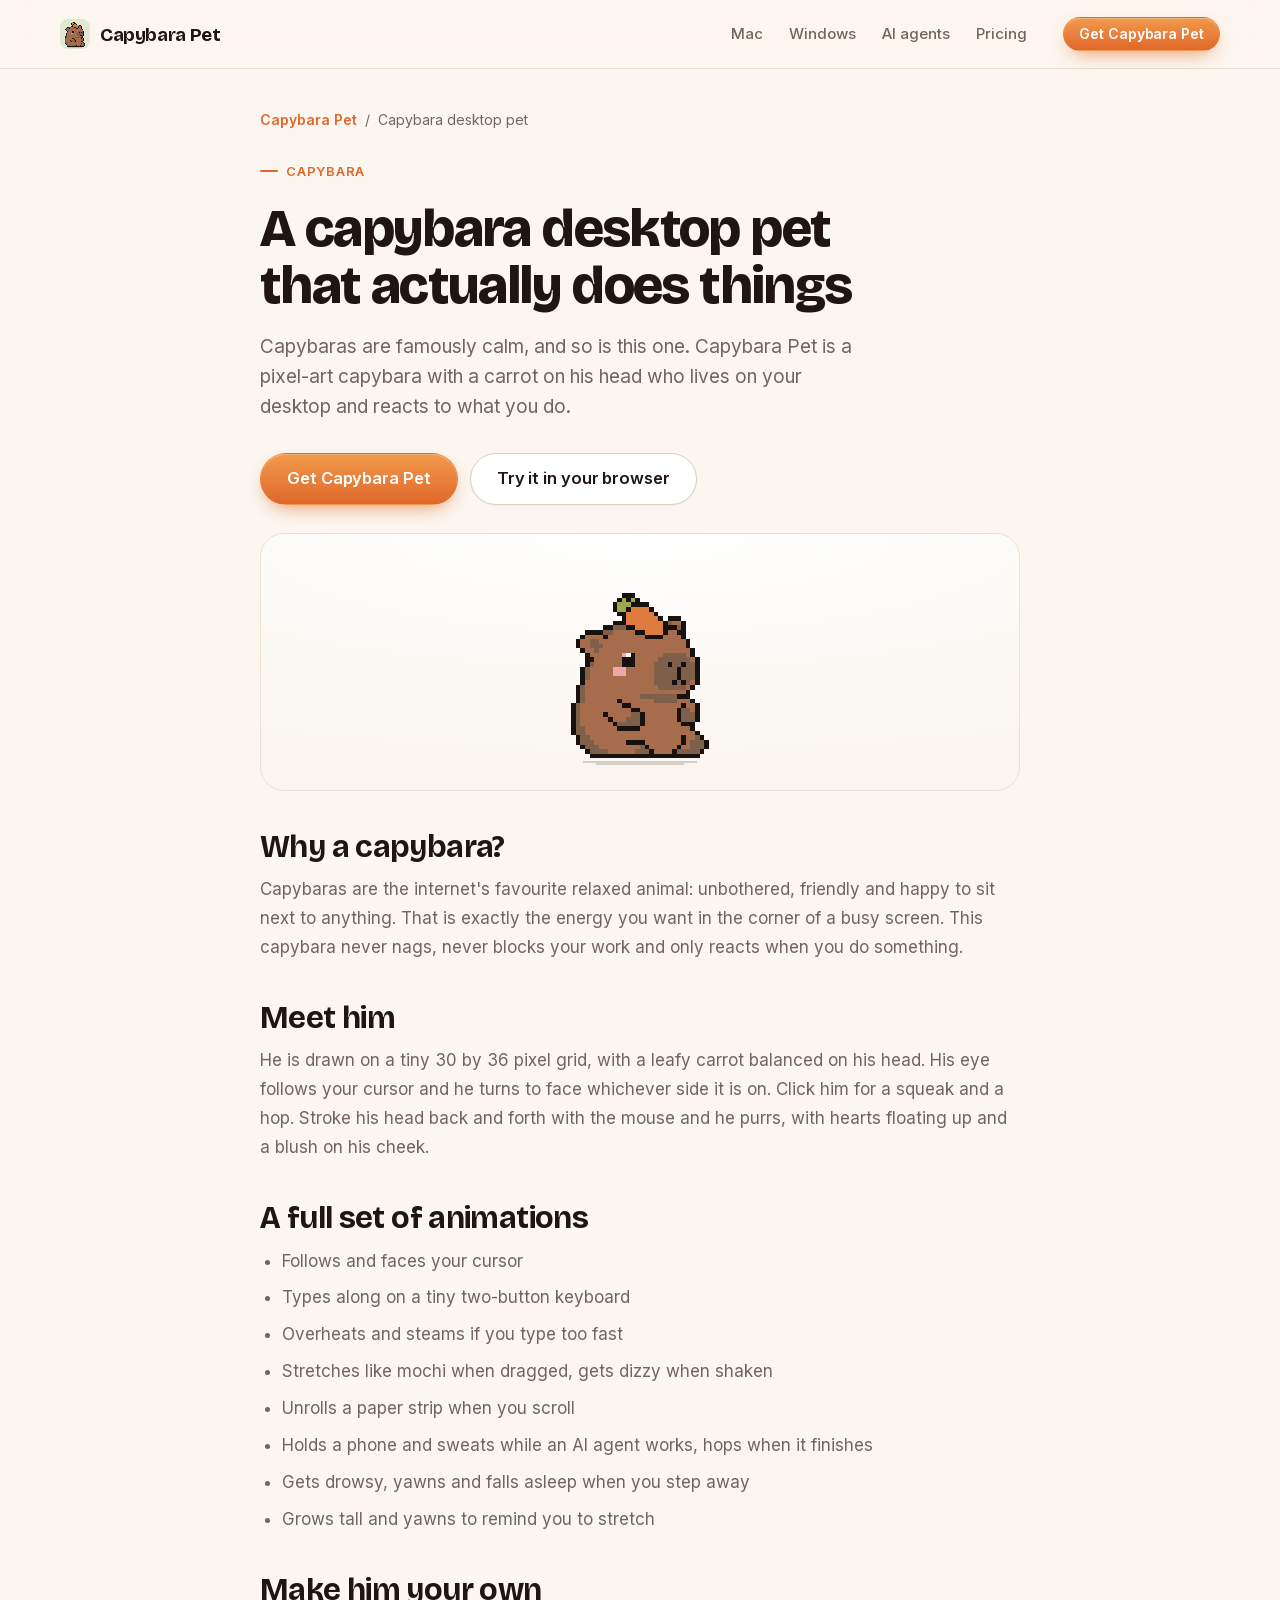
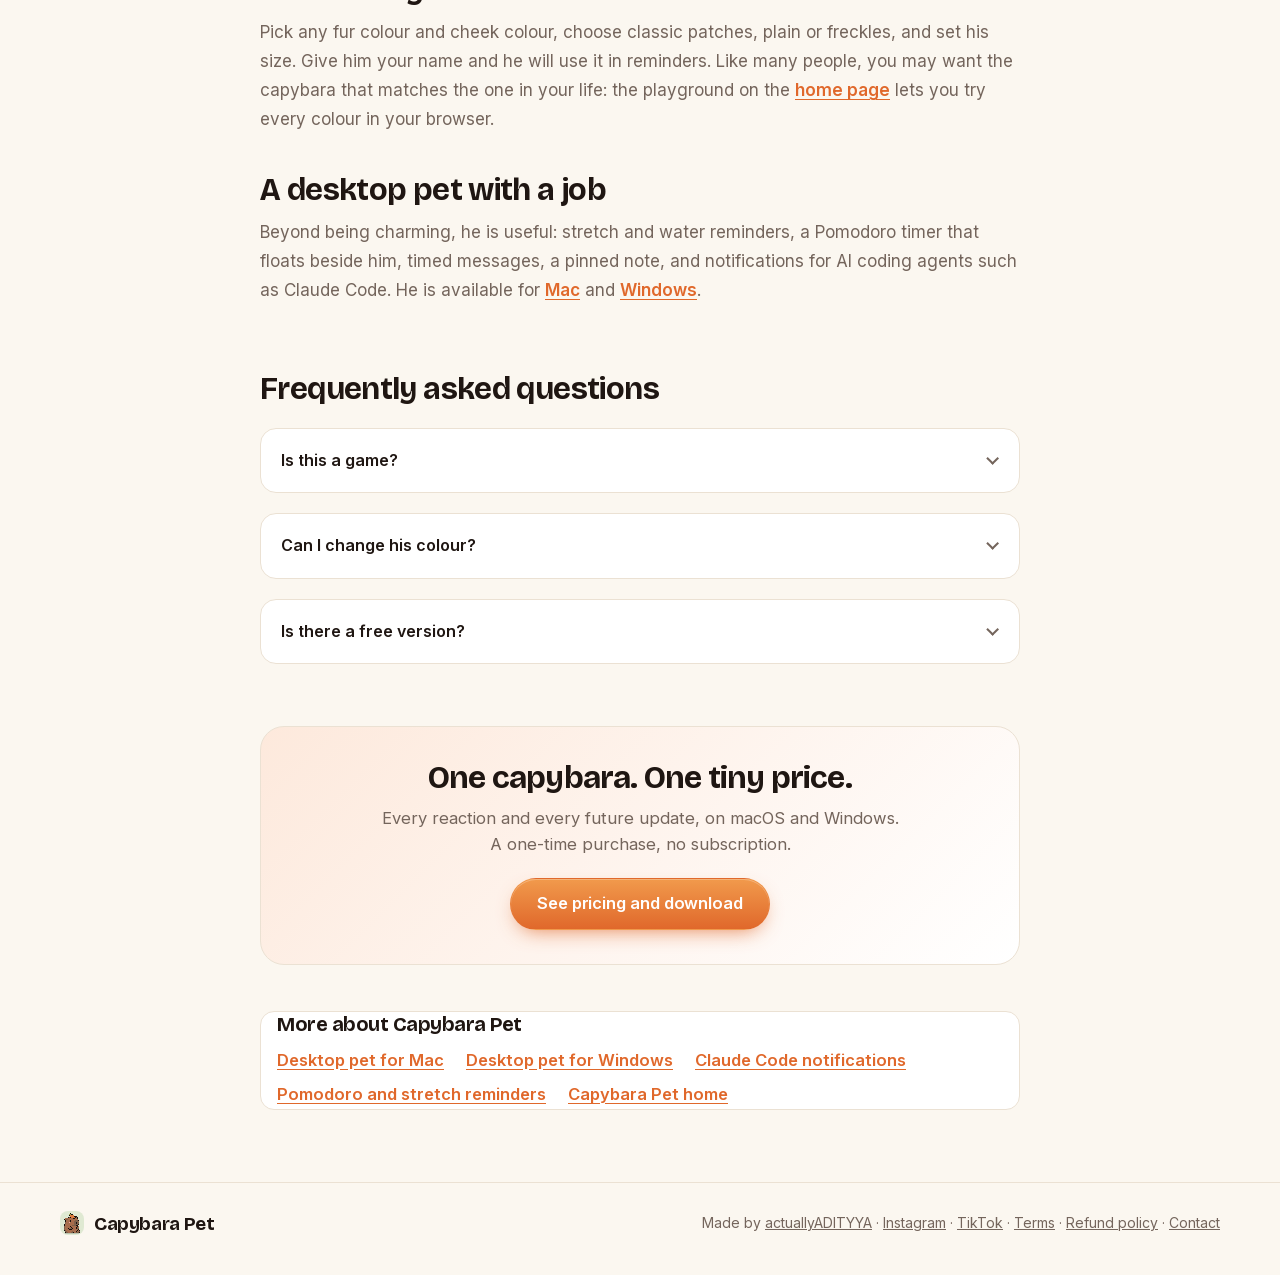
<file: capybara-desktop-pet.html>
<!doctype html>
<html lang="en">
<head>
  <meta charset="utf-8">
  <meta http-equiv="Content-Security-Policy" content="default-src 'self'; script-src 'self' https://app.lemonsqueezy.com https://*.lemonsqueezy.com ; style-src 'self' 'unsafe-inline'; font-src 'self'; img-src 'self' data: https://*.lemonsqueezy.com; media-src 'self'; connect-src 'self' https://*.lemonsqueezy.com; frame-src https://*.lemonsqueezy.com; object-src 'none'; base-uri 'self'; form-action 'none'">
  <meta name="viewport" content="width=device-width, initial-scale=1">
  <title>Capybara Desktop Pet: a Pixel Capybara for Your Screen</title>
  <meta name="description" content="Looking for a capybara desktop pet? Capybara Pet is a calm pixel-art capybara for Mac and Windows that follows your cursor, purrs and naps.">
  <link rel="canonical" href="https://capybarapet.app/capybara-desktop-pet.html">
  <meta name="robots" content="index, follow, max-image-preview:large, max-snippet:-1, max-video-preview:-1">
  <meta name="theme-color" content="#fbf6ee" media="(prefers-color-scheme: light)">
  <meta name="theme-color" content="#16110e" media="(prefers-color-scheme: dark)">
  <meta property="og:type" content="article">
  <meta property="og:site_name" content="Capybara Pet">
  <meta property="og:title" content="Capybara Desktop Pet: a Pixel Capybara for Your Screen">
  <meta property="og:description" content="Looking for a capybara desktop pet? Capybara Pet is a calm pixel-art capybara for Mac and Windows that follows your cursor, purrs and naps.">
  <meta property="og:url" content="https://capybarapet.app/capybara-desktop-pet.html">
  <meta property="og:image" content="https://capybarapet.app/media/seo/og-image.png">
  <meta property="og:image:width" content="1200">
  <meta property="og:image:height" content="630">
  <meta property="og:image:alt" content="Capybara Pet, a pixel capybara desktop pet for Mac and Windows">
  <meta name="twitter:card" content="summary_large_image">
  <meta name="twitter:title" content="Capybara Desktop Pet: a Pixel Capybara for Your Screen">
  <meta name="twitter:description" content="Looking for a capybara desktop pet? Capybara Pet is a calm pixel-art capybara for Mac and Windows that follows your cursor, purrs and naps.">
  <meta name="twitter:image" content="https://capybarapet.app/media/seo/og-image.png">
  <link rel="icon" href="media/seo/favicon-32.png" sizes="32x32" type="image/png">
  <link rel="icon" href="media/icon.png" type="image/png">
  <link rel="apple-touch-icon" href="media/seo/apple-touch-icon.png">
  <link rel="manifest" href="manifest.webmanifest">
  <link rel="preload" href="fonts/bricolage.woff2" as="font" type="font/woff2" crossorigin>
  <link rel="preload" href="fonts/inter.woff2" as="font" type="font/woff2" crossorigin>
  <link rel="stylesheet" href="fonts.css?v=13">
  <link rel="stylesheet" href="styles.css?v=13">
  <script type="application/ld+json">
{
  "@context": "https://schema.org",
  "@type": "WebPage",
  "name": "Capybara Desktop Pet: a Pixel Capybara for Your Screen",
  "description": "Looking for a capybara desktop pet? Capybara Pet is a calm pixel-art capybara for Mac and Windows that follows your cursor, purrs and naps.",
  "url": "https://capybarapet.app/capybara-desktop-pet.html",
  "isPartOf": {
    "@type": "WebSite",
    "name": "Capybara Pet",
    "url": "https://capybarapet.app/"
  },
  "dateModified": "2026-10-05",
  "inLanguage": "en",
  "primaryImageOfPage": "https://capybarapet.app/media/seo/og-image.png",
  "about": {
    "@type": "SoftwareApplication",
    "name": "Capybara Pet",
    "url": "https://capybarapet.app/"
  }
}
</script>
  <script type="application/ld+json">
{
  "@context": "https://schema.org",
  "@type": "BreadcrumbList",
  "itemListElement": [
    {
      "@type": "ListItem",
      "position": 1,
      "name": "Capybara Pet",
      "item": "https://capybarapet.app/"
    },
    {
      "@type": "ListItem",
      "position": 2,
      "name": "Capybara desktop pet",
      "item": "https://capybarapet.app/capybara-desktop-pet.html"
    }
  ]
}
</script>
  <script type="application/ld+json">
{
  "@context": "https://schema.org",
  "@type": "FAQPage",
  "mainEntity": [
    {
      "@type": "Question",
      "name": "Is this a game?",
      "acceptedAnswer": {
        "@type": "Answer",
        "text": "No. It is a small companion app. There is nothing to feed or manage, he just reacts to you and helps with simple reminders."
      }
    },
    {
      "@type": "Question",
      "name": "Can I change his colour?",
      "acceptedAnswer": {
        "@type": "Answer",
        "text": "Yes. Pick any fur colour, cheek colour and markings (classic, plain or freckles), and choose three sizes."
      }
    },
    {
      "@type": "Question",
      "name": "Is there a free version?",
      "acceptedAnswer": {
        "@type": "Answer",
        "text": "Capybara Pet is a one-time purchase. You can try every reaction for free in the playground on the home page before buying."
      }
    }
  ]
}
</script>
</head>
<body>
  <a class="skip" href="#main">Skip to content</a>
  <header class="nav scrolled">
    <div class="wrap nav-in">
      <a class="brand" href="index.html"><img src="media/icon.png" alt="Capybara Pet logo" width="30" height="30"><span>Capybara Pet</span></a>
      <nav class="links page-links" aria-label="Main">
        <a href="desktop-pet-for-mac.html">Mac</a><a href="desktop-pet-for-windows.html">Windows</a><a href="claude-code-notifications.html">AI agents</a><a href="index.html#pricing">Pricing</a>
      </nav>
      <div class="nav-actions"><a class="btn btn-sm btn-primary" href="index.html#pricing">Get Capybara Pet</a></div>
    </div>
  </header>
  <main id="main">
    <article class="wrap narrow page">
      <nav class="crumbs" aria-label="Breadcrumb"><a href="index.html">Capybara Pet</a><span>/</span>Capybara desktop pet</nav>
      <header class="page-head">
        <p class="kicker">Capybara</p>
        <h1>A capybara desktop pet that actually does things</h1>
        <p class="lede">Capybaras are famously calm, and so is this one. Capybara Pet is a pixel-art capybara with a carrot on his head who lives on your desktop and reacts to what you do.</p>
        <div class="cta"><a class="btn btn-primary btn-lg" href="index.html#pricing">Get Capybara Pet</a><a class="btn btn-ghost btn-lg" href="index.html#play">Try it in your browser</a></div>
      </header>
      <figure class="page-fig"><img src="media/poses/idle.png" alt="Capybara Pet, a pixel-art capybara with a carrot on his head, sitting on a desktop" width="288" height="288" loading="eager"></figure>
      <div class="prose">
<h2>Why a capybara?</h2>
<p>Capybaras are the internet's favourite relaxed animal: unbothered, friendly and happy to sit next to anything. That is exactly the energy you want in the corner of a busy screen. This capybara never nags, never blocks your work and only reacts when you do something.</p>
<h2>Meet him</h2>
<p>He is drawn on a tiny 30 by 36 pixel grid, with a leafy carrot balanced on his head. His eye follows your cursor and he turns to face whichever side it is on. Click him for a squeak and a hop. Stroke his head back and forth with the mouse and he purrs, with hearts floating up and a blush on his cheek.</p>
<h2>A full set of animations</h2>
<ul>
<li>Follows and faces your cursor</li>
<li>Types along on a tiny two-button keyboard</li>
<li>Overheats and steams if you type too fast</li>
<li>Stretches like mochi when dragged, gets dizzy when shaken</li>
<li>Unrolls a paper strip when you scroll</li>
<li>Holds a phone and sweats while an AI agent works, hops when it finishes</li>
<li>Gets drowsy, yawns and falls asleep when you step away</li>
<li>Grows tall and yawns to remind you to stretch</li>
</ul>
<h2>Make him your own</h2>
<p>Pick any fur colour and cheek colour, choose classic patches, plain or freckles, and set his size. Give him your name and he will use it in reminders. Like many people, you may want the capybara that matches the one in your life: the playground on the <a href="index.html#play">home page</a> lets you try every colour in your browser.</p>
<h2>A desktop pet with a job</h2>
<p>Beyond being charming, he is useful: stretch and water reminders, a Pomodoro timer that floats beside him, timed messages, a pinned note, and notifications for AI coding agents such as Claude Code. He is available for <a href="desktop-pet-for-mac.html">Mac</a> and <a href="desktop-pet-for-windows.html">Windows</a>.</p></div>
      <section class="faq prose" aria-labelledby="faq-h"><h2 id="faq-h">Frequently asked questions</h2><details><summary>Is this a game?</summary><p>No. It is a small companion app. There is nothing to feed or manage, he just reacts to you and helps with simple reminders.</p></details><details><summary>Can I change his colour?</summary><p>Yes. Pick any fur colour, cheek colour and markings (classic, plain or freckles), and choose three sizes.</p></details><details><summary>Is there a free version?</summary><p>Capybara Pet is a one-time purchase. You can try every reaction for free in the playground on the home page before buying.</p></details></section>
      <aside class="band">
        <h2>One capybara. One tiny price.</h2>
        <p>Every reaction and every future update, on macOS and Windows. A one-time purchase, no subscription.</p>
        <a class="btn btn-primary btn-lg" href="index.html#pricing">See pricing and download</a>
      </aside>
      <nav class="more" aria-label="More guides"><h2>More about Capybara Pet</h2><ul><li><a href="desktop-pet-for-mac.html">Desktop pet for Mac</a></li><li><a href="desktop-pet-for-windows.html">Desktop pet for Windows</a></li><li><a href="claude-code-notifications.html">Claude Code notifications</a></li><li><a href="pomodoro-and-stretch-reminders.html">Pomodoro and stretch reminders</a></li><li><a href="index.html">Capybara Pet home</a></li></ul></nav>
    </article>
  </main>
  <footer class="footer">
    <div class="wrap foot-in">
      <a class="brand" href="index.html"><img src="media/icon.png" alt="" width="24" height="24"><span>Capybara Pet</span></a>
      <p>Made by <a href="https://github.com/actuallyADITYYA" rel="noopener">actuallyADITYYA</a> · <a href="https://www.instagram.com/capybara.pet/" rel="noopener me">Instagram</a> · <a href="https://www.tiktok.com/@capybara.pet" rel="noopener me">TikTok</a> · <a href="terms.html">Terms</a> · <a href="refund.html">Refund policy</a> · <a href="mailto:actually.adityya@gmail.com">Contact</a></p>
    </div>
  </footer>
</body>
</html>
</file>
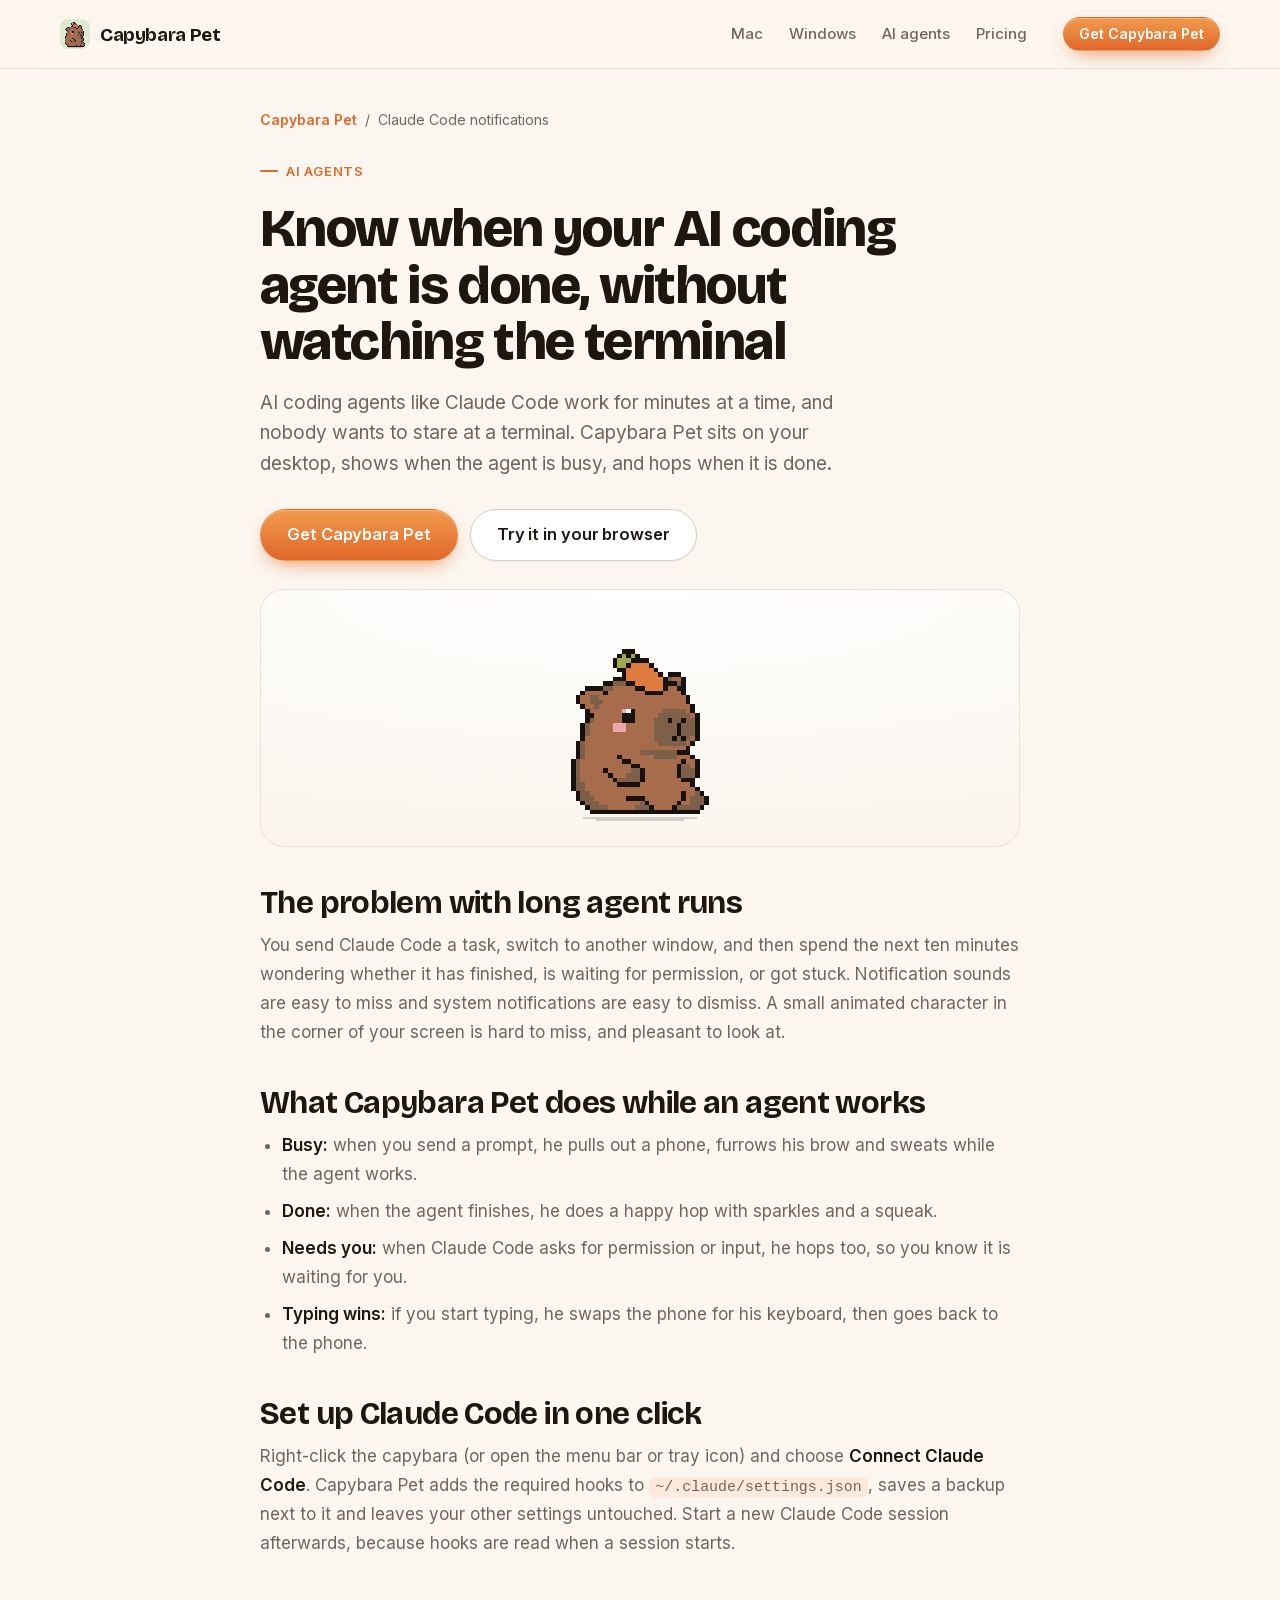
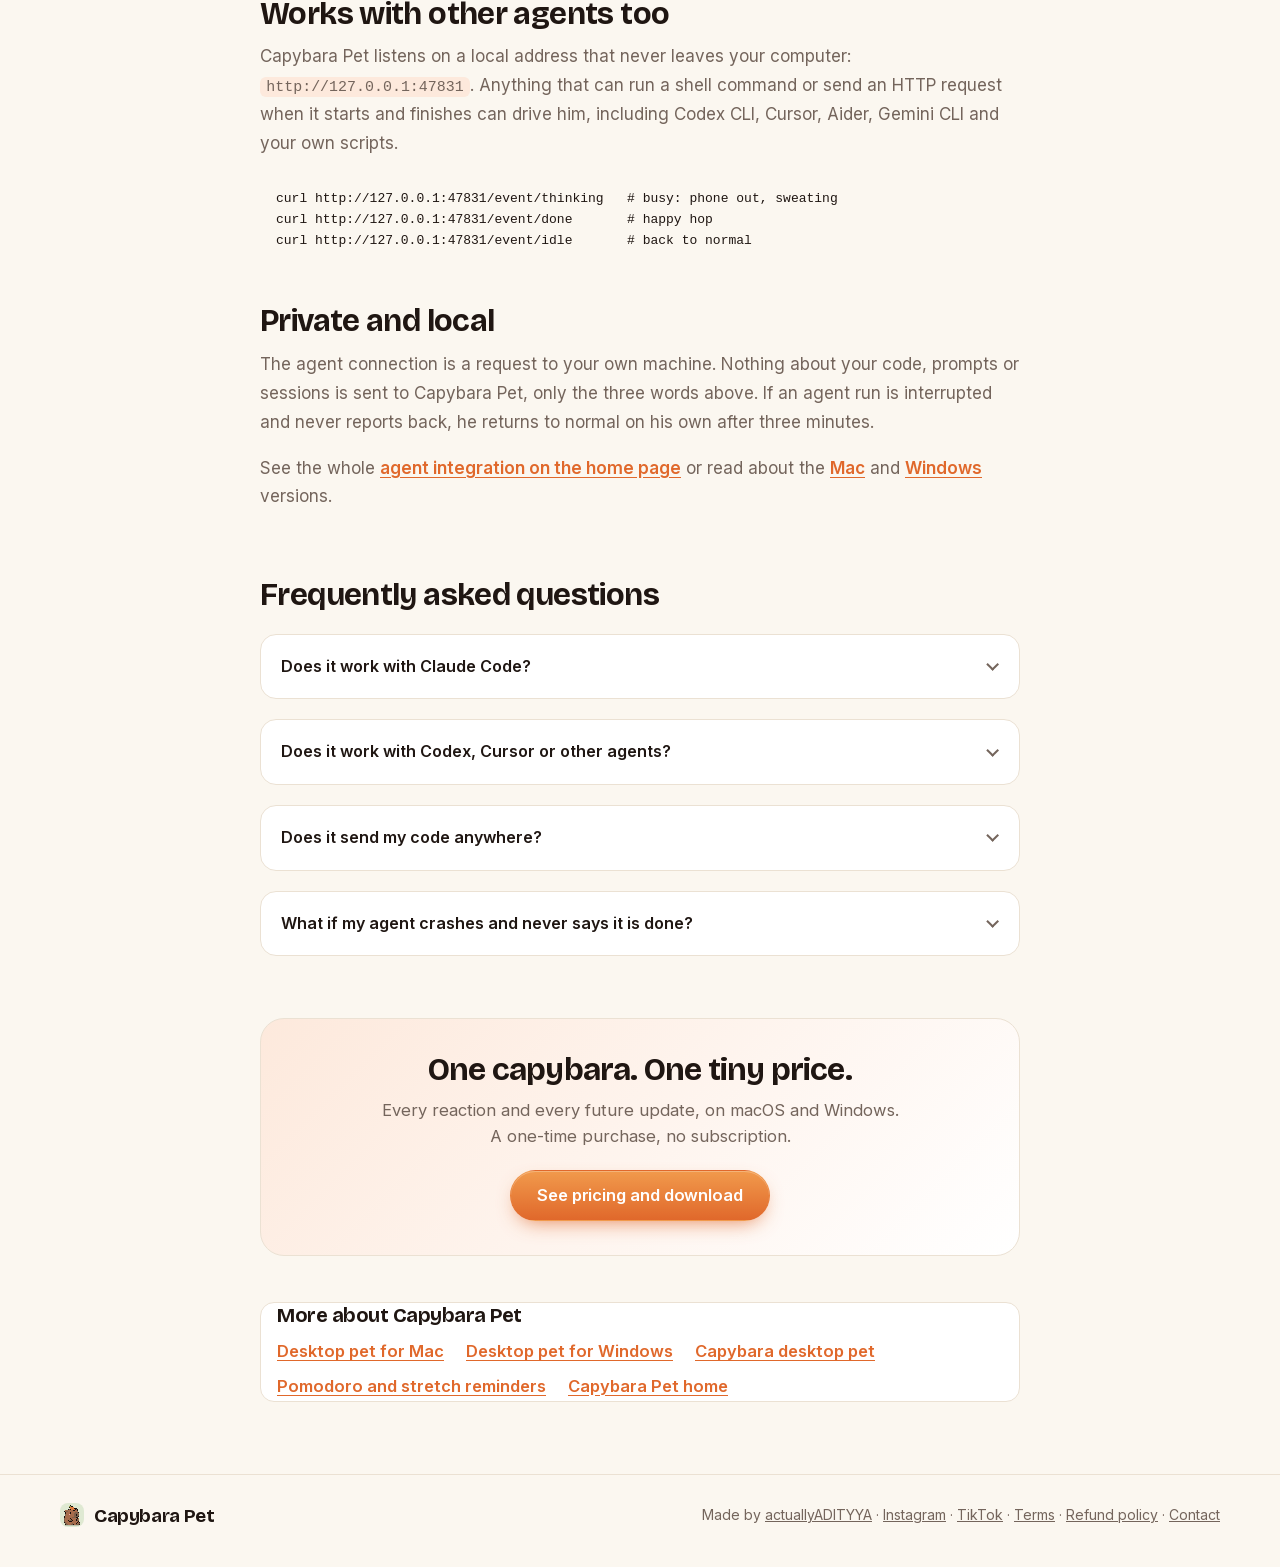
<file: claude-code-notifications.html>
<!doctype html>
<html lang="en">
<head>
  <meta charset="utf-8">
  <meta http-equiv="Content-Security-Policy" content="default-src 'self'; script-src 'self' https://app.lemonsqueezy.com https://*.lemonsqueezy.com ; style-src 'self' 'unsafe-inline'; font-src 'self'; img-src 'self' data: https://*.lemonsqueezy.com; media-src 'self'; connect-src 'self' https://*.lemonsqueezy.com; frame-src https://*.lemonsqueezy.com; object-src 'none'; base-uri 'self'; form-action 'none'">
  <meta name="viewport" content="width=device-width, initial-scale=1">
  <title>Know When Claude Code Is Done: a Desktop Pet Notifier</title>
  <meta name="description" content="Capybara Pet shows when Claude Code or another AI coding agent is working and hops when it finishes. One-click setup, any agent via a local address.">
  <link rel="canonical" href="https://capybarapet.app/claude-code-notifications.html">
  <meta name="robots" content="index, follow, max-image-preview:large, max-snippet:-1, max-video-preview:-1">
  <meta name="theme-color" content="#fbf6ee" media="(prefers-color-scheme: light)">
  <meta name="theme-color" content="#16110e" media="(prefers-color-scheme: dark)">
  <meta property="og:type" content="article">
  <meta property="og:site_name" content="Capybara Pet">
  <meta property="og:title" content="Know When Claude Code Is Done: a Desktop Pet Notifier">
  <meta property="og:description" content="Capybara Pet shows when Claude Code or another AI coding agent is working and hops when it finishes. One-click setup, any agent via a local address.">
  <meta property="og:url" content="https://capybarapet.app/claude-code-notifications.html">
  <meta property="og:image" content="https://capybarapet.app/media/seo/og-image.png">
  <meta property="og:image:width" content="1200">
  <meta property="og:image:height" content="630">
  <meta property="og:image:alt" content="Capybara Pet, a pixel capybara desktop pet for Mac and Windows">
  <meta name="twitter:card" content="summary_large_image">
  <meta name="twitter:title" content="Know When Claude Code Is Done: a Desktop Pet Notifier">
  <meta name="twitter:description" content="Capybara Pet shows when Claude Code or another AI coding agent is working and hops when it finishes. One-click setup, any agent via a local address.">
  <meta name="twitter:image" content="https://capybarapet.app/media/seo/og-image.png">
  <link rel="icon" href="media/seo/favicon-32.png" sizes="32x32" type="image/png">
  <link rel="icon" href="media/icon.png" type="image/png">
  <link rel="apple-touch-icon" href="media/seo/apple-touch-icon.png">
  <link rel="manifest" href="manifest.webmanifest">
  <link rel="preload" href="fonts/bricolage.woff2" as="font" type="font/woff2" crossorigin>
  <link rel="preload" href="fonts/inter.woff2" as="font" type="font/woff2" crossorigin>
  <link rel="stylesheet" href="fonts.css?v=13">
  <link rel="stylesheet" href="styles.css?v=13">
  <script type="application/ld+json">
{
  "@context": "https://schema.org",
  "@type": "WebPage",
  "name": "Know When Claude Code Is Done: a Desktop Pet Notifier",
  "description": "Capybara Pet shows when Claude Code or another AI coding agent is working and hops when it finishes. One-click setup, any agent via a local address.",
  "url": "https://capybarapet.app/claude-code-notifications.html",
  "isPartOf": {
    "@type": "WebSite",
    "name": "Capybara Pet",
    "url": "https://capybarapet.app/"
  },
  "dateModified": "2026-10-05",
  "inLanguage": "en",
  "primaryImageOfPage": "https://capybarapet.app/media/seo/og-image.png",
  "about": {
    "@type": "SoftwareApplication",
    "name": "Capybara Pet",
    "url": "https://capybarapet.app/"
  }
}
</script>
  <script type="application/ld+json">
{
  "@context": "https://schema.org",
  "@type": "BreadcrumbList",
  "itemListElement": [
    {
      "@type": "ListItem",
      "position": 1,
      "name": "Capybara Pet",
      "item": "https://capybarapet.app/"
    },
    {
      "@type": "ListItem",
      "position": 2,
      "name": "Claude Code notifications",
      "item": "https://capybarapet.app/claude-code-notifications.html"
    }
  ]
}
</script>
  <script type="application/ld+json">
{
  "@context": "https://schema.org",
  "@type": "FAQPage",
  "mainEntity": [
    {
      "@type": "Question",
      "name": "Does it work with Claude Code?",
      "acceptedAnswer": {
        "@type": "Answer",
        "text": "Yes. Choose Connect Claude Code from his menu and he is set up in one click, using Claude Code hooks."
      }
    },
    {
      "@type": "Question",
      "name": "Does it work with Codex, Cursor or other agents?",
      "acceptedAnswer": {
        "@type": "Answer",
        "text": "Yes, with any tool that can run a command or make an HTTP request when it starts and finishes. Call the /event/thinking and /event/done addresses on 127.0.0.1:47831."
      }
    },
    {
      "@type": "Question",
      "name": "Does it send my code anywhere?",
      "acceptedAnswer": {
        "@type": "Answer",
        "text": "No. The connection is a request to your own computer, and only the words thinking, done or idle are sent."
      }
    },
    {
      "@type": "Question",
      "name": "What if my agent crashes and never says it is done?",
      "acceptedAnswer": {
        "@type": "Answer",
        "text": "Capybara Pet returns to normal on his own after three minutes without any agent activity."
      }
    }
  ]
}
</script>
</head>
<body>
  <a class="skip" href="#main">Skip to content</a>
  <header class="nav scrolled">
    <div class="wrap nav-in">
      <a class="brand" href="index.html"><img src="media/icon.png" alt="Capybara Pet logo" width="30" height="30"><span>Capybara Pet</span></a>
      <nav class="links page-links" aria-label="Main">
        <a href="desktop-pet-for-mac.html">Mac</a><a href="desktop-pet-for-windows.html">Windows</a><a href="claude-code-notifications.html">AI agents</a><a href="index.html#pricing">Pricing</a>
      </nav>
      <div class="nav-actions"><a class="btn btn-sm btn-primary" href="index.html#pricing">Get Capybara Pet</a></div>
    </div>
  </header>
  <main id="main">
    <article class="wrap narrow page">
      <nav class="crumbs" aria-label="Breadcrumb"><a href="index.html">Capybara Pet</a><span>/</span>Claude Code notifications</nav>
      <header class="page-head">
        <p class="kicker">AI agents</p>
        <h1>Know when your AI coding agent is done, without watching the terminal</h1>
        <p class="lede">AI coding agents like Claude Code work for minutes at a time, and nobody wants to stare at a terminal. Capybara Pet sits on your desktop, shows when the agent is busy, and hops when it is done.</p>
        <div class="cta"><a class="btn btn-primary btn-lg" href="index.html#pricing">Get Capybara Pet</a><a class="btn btn-ghost btn-lg" href="index.html#play">Try it in your browser</a></div>
      </header>
      <figure class="page-fig"><img src="media/poses/idle.png" alt="Capybara Pet, a pixel-art capybara with a carrot on his head, sitting on a desktop" width="288" height="288" loading="eager"></figure>
      <div class="prose">
<h2>The problem with long agent runs</h2>
<p>You send Claude Code a task, switch to another window, and then spend the next ten minutes wondering whether it has finished, is waiting for permission, or got stuck. Notification sounds are easy to miss and system notifications are easy to dismiss. A small animated character in the corner of your screen is hard to miss, and pleasant to look at.</p>
<h2>What Capybara Pet does while an agent works</h2>
<ul>
<li><b>Busy:</b> when you send a prompt, he pulls out a phone, furrows his brow and sweats while the agent works.</li>
<li><b>Done:</b> when the agent finishes, he does a happy hop with sparkles and a squeak.</li>
<li><b>Needs you:</b> when Claude Code asks for permission or input, he hops too, so you know it is waiting for you.</li>
<li><b>Typing wins:</b> if you start typing, he swaps the phone for his keyboard, then goes back to the phone.</li>
</ul>
<h2>Set up Claude Code in one click</h2>
<p>Right-click the capybara (or open the menu bar or tray icon) and choose <b>Connect Claude Code</b>. Capybara Pet adds the required hooks to <code>~/.claude/settings.json</code>, saves a backup next to it and leaves your other settings untouched. Start a new Claude Code session afterwards, because hooks are read when a session starts.</p>
<h2>Works with other agents too</h2>
<p>Capybara Pet listens on a local address that never leaves your computer: <code>http://127.0.0.1:47831</code>. Anything that can run a shell command or send an HTTP request when it starts and finishes can drive him, including Codex CLI, Cursor, Aider, Gemini CLI and your own scripts.</p>
<pre><code>curl http://127.0.0.1:47831/event/thinking   # busy: phone out, sweating
curl http://127.0.0.1:47831/event/done       # happy hop
curl http://127.0.0.1:47831/event/idle       # back to normal</code></pre>
<h2>Private and local</h2>
<p>The agent connection is a request to your own machine. Nothing about your code, prompts or sessions is sent to Capybara Pet, only the three words above. If an agent run is interrupted and never reports back, he returns to normal on his own after three minutes.</p>
<p>See the whole <a href="index.html#agents">agent integration on the home page</a> or read about the <a href="desktop-pet-for-mac.html">Mac</a> and <a href="desktop-pet-for-windows.html">Windows</a> versions.</p></div>
      <section class="faq prose" aria-labelledby="faq-h"><h2 id="faq-h">Frequently asked questions</h2><details><summary>Does it work with Claude Code?</summary><p>Yes. Choose Connect Claude Code from his menu and he is set up in one click, using Claude Code hooks.</p></details><details><summary>Does it work with Codex, Cursor or other agents?</summary><p>Yes, with any tool that can run a command or make an HTTP request when it starts and finishes. Call the /event/thinking and /event/done addresses on 127.0.0.1:47831.</p></details><details><summary>Does it send my code anywhere?</summary><p>No. The connection is a request to your own computer, and only the words thinking, done or idle are sent.</p></details><details><summary>What if my agent crashes and never says it is done?</summary><p>Capybara Pet returns to normal on his own after three minutes without any agent activity.</p></details></section>
      <aside class="band">
        <h2>One capybara. One tiny price.</h2>
        <p>Every reaction and every future update, on macOS and Windows. A one-time purchase, no subscription.</p>
        <a class="btn btn-primary btn-lg" href="index.html#pricing">See pricing and download</a>
      </aside>
      <nav class="more" aria-label="More guides"><h2>More about Capybara Pet</h2><ul><li><a href="desktop-pet-for-mac.html">Desktop pet for Mac</a></li><li><a href="desktop-pet-for-windows.html">Desktop pet for Windows</a></li><li><a href="capybara-desktop-pet.html">Capybara desktop pet</a></li><li><a href="pomodoro-and-stretch-reminders.html">Pomodoro and stretch reminders</a></li><li><a href="index.html">Capybara Pet home</a></li></ul></nav>
    </article>
  </main>
  <footer class="footer">
    <div class="wrap foot-in">
      <a class="brand" href="index.html"><img src="media/icon.png" alt="" width="24" height="24"><span>Capybara Pet</span></a>
      <p>Made by <a href="https://github.com/actuallyADITYYA" rel="noopener">actuallyADITYYA</a> · <a href="https://www.instagram.com/capybara.pet/" rel="noopener me">Instagram</a> · <a href="https://www.tiktok.com/@capybara.pet" rel="noopener me">TikTok</a> · <a href="terms.html">Terms</a> · <a href="refund.html">Refund policy</a> · <a href="mailto:actually.adityya@gmail.com">Contact</a></p>
    </div>
  </footer>
</body>
</html>
</file>
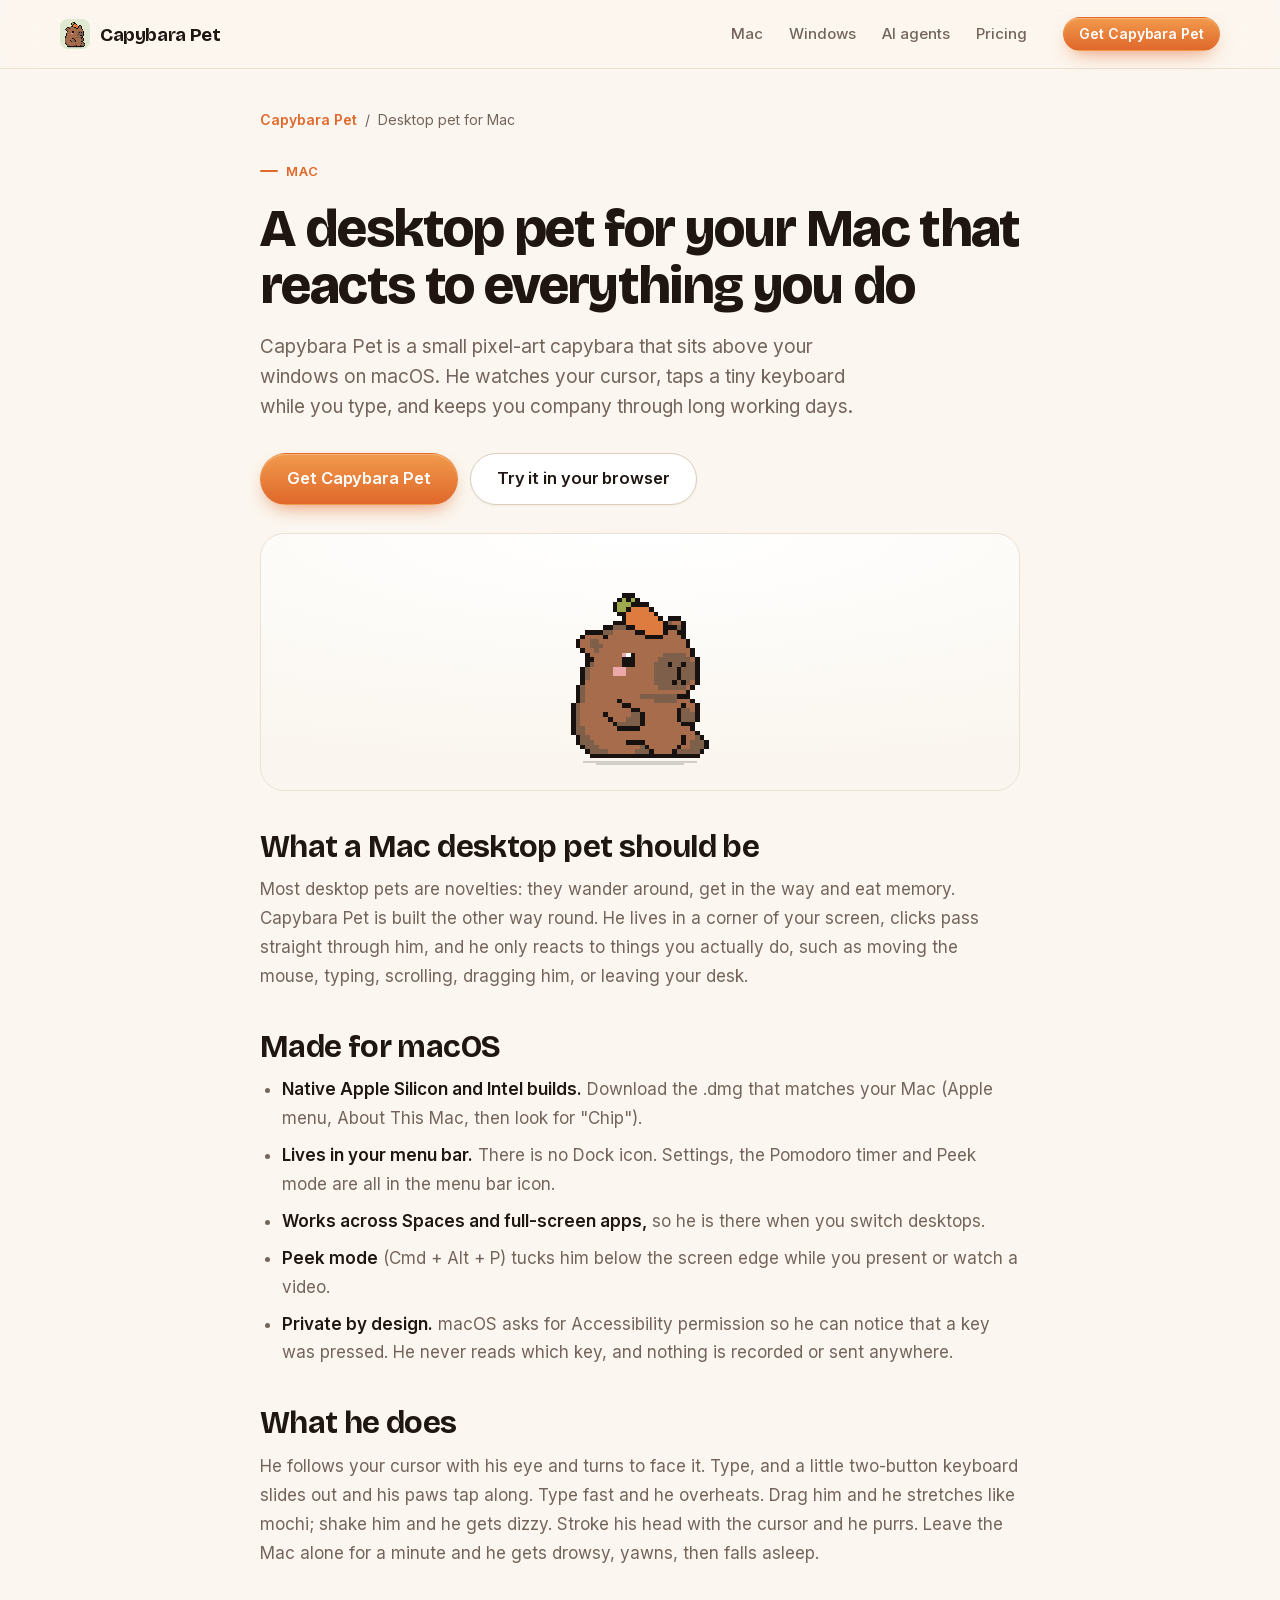
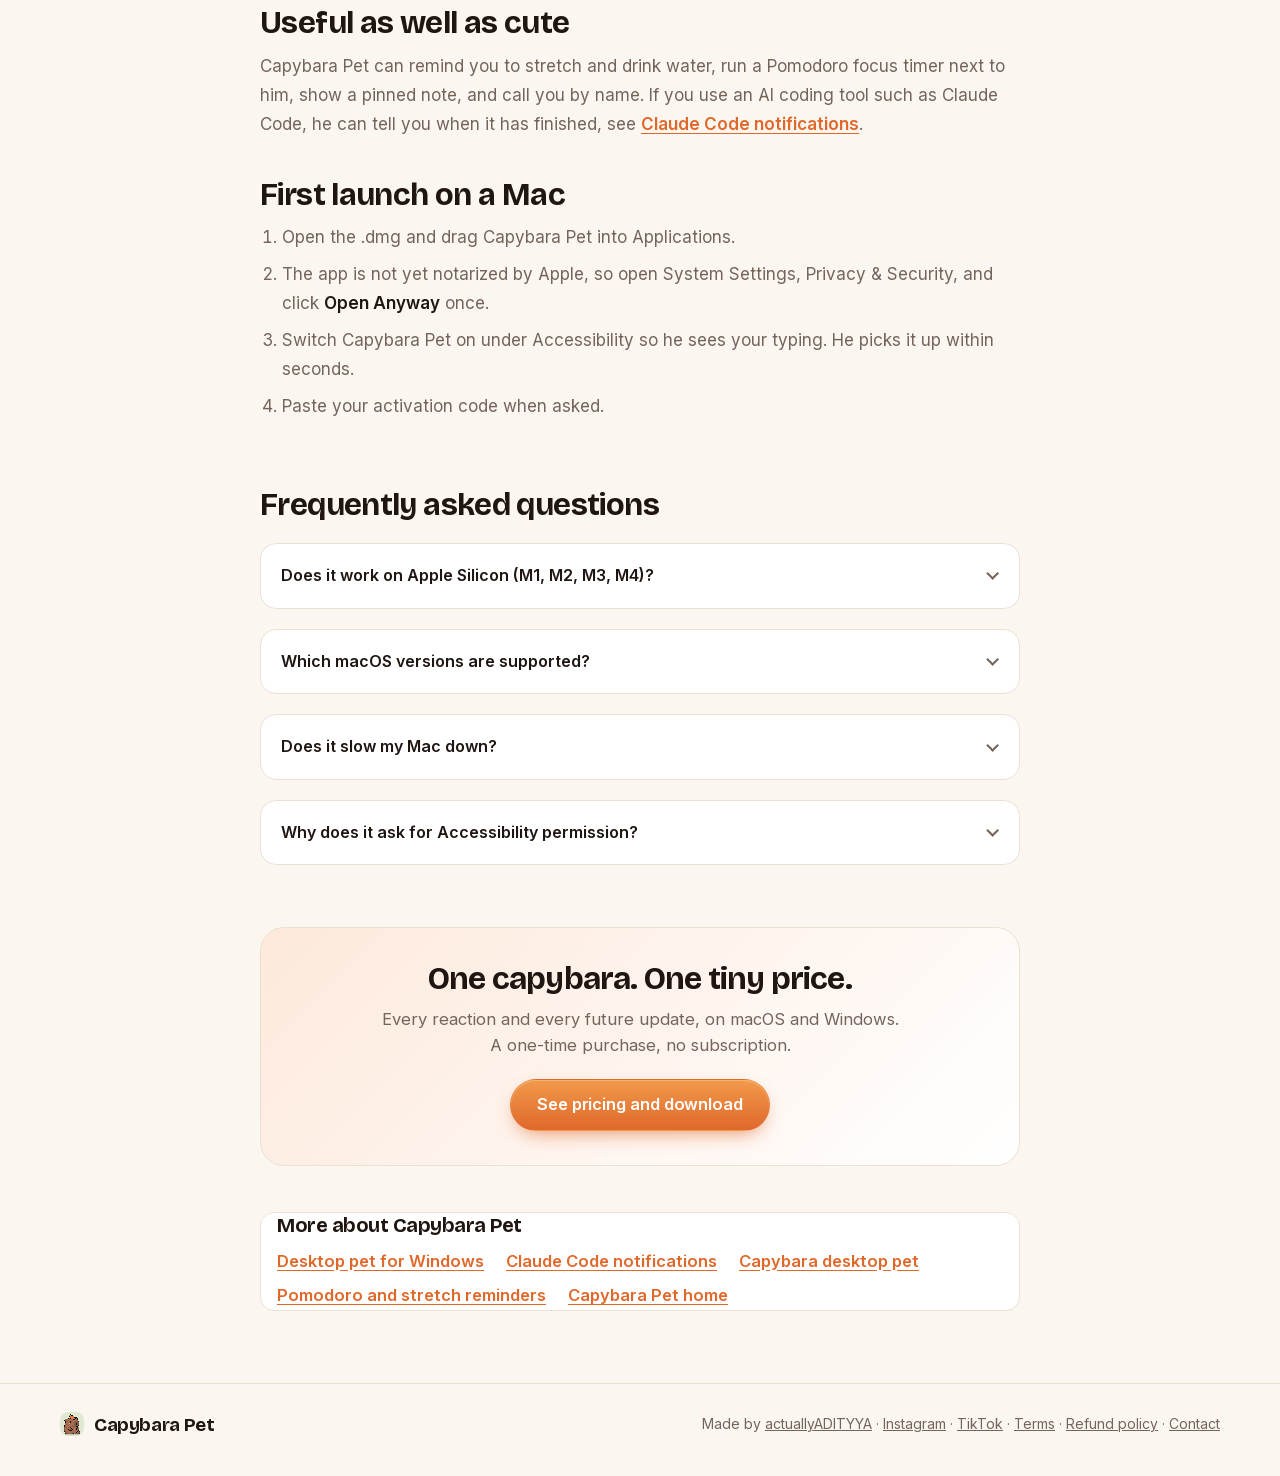
<file: desktop-pet-for-mac.html>
<!doctype html>
<html lang="en">
<head>
  <meta charset="utf-8">
  <meta http-equiv="Content-Security-Policy" content="default-src 'self'; script-src 'self' https://app.lemonsqueezy.com https://*.lemonsqueezy.com ; style-src 'self' 'unsafe-inline'; font-src 'self'; img-src 'self' data: https://*.lemonsqueezy.com; media-src 'self'; connect-src 'self' https://*.lemonsqueezy.com; frame-src https://*.lemonsqueezy.com; object-src 'none'; base-uri 'self'; form-action 'none'">
  <meta name="viewport" content="width=device-width, initial-scale=1">
  <title>Desktop Pet for Mac: Pixel Capybara That Reacts to You</title>
  <meta name="description" content="A pixel desktop pet for macOS that follows your cursor, types along with you and shows when your AI coding agent is done. Apple Silicon and Intel.">
  <link rel="canonical" href="https://capybarapet.app/desktop-pet-for-mac.html">
  <meta name="robots" content="index, follow, max-image-preview:large, max-snippet:-1, max-video-preview:-1">
  <meta name="theme-color" content="#fbf6ee" media="(prefers-color-scheme: light)">
  <meta name="theme-color" content="#16110e" media="(prefers-color-scheme: dark)">
  <meta property="og:type" content="article">
  <meta property="og:site_name" content="Capybara Pet">
  <meta property="og:title" content="Desktop Pet for Mac: Pixel Capybara That Reacts to You">
  <meta property="og:description" content="A pixel desktop pet for macOS that follows your cursor, types along with you and shows when your AI coding agent is done. Apple Silicon and Intel.">
  <meta property="og:url" content="https://capybarapet.app/desktop-pet-for-mac.html">
  <meta property="og:image" content="https://capybarapet.app/media/seo/og-image.png">
  <meta property="og:image:width" content="1200">
  <meta property="og:image:height" content="630">
  <meta property="og:image:alt" content="Capybara Pet, a pixel capybara desktop pet for Mac and Windows">
  <meta name="twitter:card" content="summary_large_image">
  <meta name="twitter:title" content="Desktop Pet for Mac: Pixel Capybara That Reacts to You">
  <meta name="twitter:description" content="A pixel desktop pet for macOS that follows your cursor, types along with you and shows when your AI coding agent is done. Apple Silicon and Intel.">
  <meta name="twitter:image" content="https://capybarapet.app/media/seo/og-image.png">
  <link rel="icon" href="media/seo/favicon-32.png" sizes="32x32" type="image/png">
  <link rel="icon" href="media/icon.png" type="image/png">
  <link rel="apple-touch-icon" href="media/seo/apple-touch-icon.png">
  <link rel="manifest" href="manifest.webmanifest">
  <link rel="preload" href="fonts/bricolage.woff2" as="font" type="font/woff2" crossorigin>
  <link rel="preload" href="fonts/inter.woff2" as="font" type="font/woff2" crossorigin>
  <link rel="stylesheet" href="fonts.css?v=13">
  <link rel="stylesheet" href="styles.css?v=13">
  <script type="application/ld+json">
{
  "@context": "https://schema.org",
  "@type": "WebPage",
  "name": "Desktop Pet for Mac: Pixel Capybara That Reacts to You",
  "description": "A pixel desktop pet for macOS that follows your cursor, types along with you and shows when your AI coding agent is done. Apple Silicon and Intel.",
  "url": "https://capybarapet.app/desktop-pet-for-mac.html",
  "isPartOf": {
    "@type": "WebSite",
    "name": "Capybara Pet",
    "url": "https://capybarapet.app/"
  },
  "dateModified": "2026-10-05",
  "inLanguage": "en",
  "primaryImageOfPage": "https://capybarapet.app/media/seo/og-image.png",
  "about": {
    "@type": "SoftwareApplication",
    "name": "Capybara Pet",
    "url": "https://capybarapet.app/"
  }
}
</script>
  <script type="application/ld+json">
{
  "@context": "https://schema.org",
  "@type": "BreadcrumbList",
  "itemListElement": [
    {
      "@type": "ListItem",
      "position": 1,
      "name": "Capybara Pet",
      "item": "https://capybarapet.app/"
    },
    {
      "@type": "ListItem",
      "position": 2,
      "name": "Desktop pet for Mac",
      "item": "https://capybarapet.app/desktop-pet-for-mac.html"
    }
  ]
}
</script>
  <script type="application/ld+json">
{
  "@context": "https://schema.org",
  "@type": "FAQPage",
  "mainEntity": [
    {
      "@type": "Question",
      "name": "Does it work on Apple Silicon (M1, M2, M3, M4)?",
      "acceptedAnswer": {
        "@type": "Answer",
        "text": "Yes. There is a native Apple Silicon build and a separate Intel build, both on the download page."
      }
    },
    {
      "@type": "Question",
      "name": "Which macOS versions are supported?",
      "acceptedAnswer": {
        "@type": "Answer",
        "text": "macOS 12 Monterey or later."
      }
    },
    {
      "@type": "Question",
      "name": "Does it slow my Mac down?",
      "acceptedAnswer": {
        "@type": "Answer",
        "text": "No. He is a tiny pixel canvas that redraws a handful of rectangles per frame and sits idle when nothing is happening."
      }
    },
    {
      "@type": "Question",
      "name": "Why does it ask for Accessibility permission?",
      "acceptedAnswer": {
        "@type": "Answer",
        "text": "So it can tell that you are typing or scrolling in other apps. It only learns that a key was pressed, never which key. Without the permission everything else still works."
      }
    }
  ]
}
</script>
</head>
<body>
  <a class="skip" href="#main">Skip to content</a>
  <header class="nav scrolled">
    <div class="wrap nav-in">
      <a class="brand" href="index.html"><img src="media/icon.png" alt="Capybara Pet logo" width="30" height="30"><span>Capybara Pet</span></a>
      <nav class="links page-links" aria-label="Main">
        <a href="desktop-pet-for-mac.html">Mac</a><a href="desktop-pet-for-windows.html">Windows</a><a href="claude-code-notifications.html">AI agents</a><a href="index.html#pricing">Pricing</a>
      </nav>
      <div class="nav-actions"><a class="btn btn-sm btn-primary" href="index.html#pricing">Get Capybara Pet</a></div>
    </div>
  </header>
  <main id="main">
    <article class="wrap narrow page">
      <nav class="crumbs" aria-label="Breadcrumb"><a href="index.html">Capybara Pet</a><span>/</span>Desktop pet for Mac</nav>
      <header class="page-head">
        <p class="kicker">Mac</p>
        <h1>A desktop pet for your Mac that reacts to everything you do</h1>
        <p class="lede">Capybara Pet is a small pixel-art capybara that sits above your windows on macOS. He watches your cursor, taps a tiny keyboard while you type, and keeps you company through long working days.</p>
        <div class="cta"><a class="btn btn-primary btn-lg" href="index.html#pricing">Get Capybara Pet</a><a class="btn btn-ghost btn-lg" href="index.html#play">Try it in your browser</a></div>
      </header>
      <figure class="page-fig"><img src="media/poses/idle.png" alt="Capybara Pet, a pixel-art capybara with a carrot on his head, sitting on a desktop" width="288" height="288" loading="eager"></figure>
      <div class="prose">
<h2>What a Mac desktop pet should be</h2>
<p>Most desktop pets are novelties: they wander around, get in the way and eat memory. Capybara Pet is built the other way round. He lives in a corner of your screen, clicks pass straight through him, and he only reacts to things you actually do, such as moving the mouse, typing, scrolling, dragging him, or leaving your desk.</p>
<h2>Made for macOS</h2>
<ul>
<li><b>Native Apple Silicon and Intel builds.</b> Download the .dmg that matches your Mac (Apple menu, About This Mac, then look for "Chip").</li>
<li><b>Lives in your menu bar.</b> There is no Dock icon. Settings, the Pomodoro timer and Peek mode are all in the menu bar icon.</li>
<li><b>Works across Spaces and full-screen apps,</b> so he is there when you switch desktops.</li>
<li><b>Peek mode</b> (Cmd + Alt + P) tucks him below the screen edge while you present or watch a video.</li>
<li><b>Private by design.</b> macOS asks for Accessibility permission so he can notice that a key was pressed. He never reads which key, and nothing is recorded or sent anywhere.</li>
</ul>
<h2>What he does</h2>
<p>He follows your cursor with his eye and turns to face it. Type, and a little two-button keyboard slides out and his paws tap along. Type fast and he overheats. Drag him and he stretches like mochi; shake him and he gets dizzy. Stroke his head with the cursor and he purrs. Leave the Mac alone for a minute and he gets drowsy, yawns, then falls asleep.</p>
<h2>Useful as well as cute</h2>
<p>Capybara Pet can remind you to stretch and drink water, run a Pomodoro focus timer next to him, show a pinned note, and call you by name. If you use an AI coding tool such as Claude Code, he can tell you when it has finished, see <a href="claude-code-notifications.html">Claude Code notifications</a>.</p>
<h2>First launch on a Mac</h2>
<ol>
<li>Open the .dmg and drag Capybara Pet into Applications.</li>
<li>The app is not yet notarized by Apple, so open System Settings, Privacy &amp; Security, and click <b>Open Anyway</b> once.</li>
<li>Switch Capybara Pet on under Accessibility so he sees your typing. He picks it up within seconds.</li>
<li>Paste your activation code when asked.</li>
</ol></div>
      <section class="faq prose" aria-labelledby="faq-h"><h2 id="faq-h">Frequently asked questions</h2><details><summary>Does it work on Apple Silicon (M1, M2, M3, M4)?</summary><p>Yes. There is a native Apple Silicon build and a separate Intel build, both on the download page.</p></details><details><summary>Which macOS versions are supported?</summary><p>macOS 12 Monterey or later.</p></details><details><summary>Does it slow my Mac down?</summary><p>No. He is a tiny pixel canvas that redraws a handful of rectangles per frame and sits idle when nothing is happening.</p></details><details><summary>Why does it ask for Accessibility permission?</summary><p>So it can tell that you are typing or scrolling in other apps. It only learns that a key was pressed, never which key. Without the permission everything else still works.</p></details></section>
      <aside class="band">
        <h2>One capybara. One tiny price.</h2>
        <p>Every reaction and every future update, on macOS and Windows. A one-time purchase, no subscription.</p>
        <a class="btn btn-primary btn-lg" href="index.html#pricing">See pricing and download</a>
      </aside>
      <nav class="more" aria-label="More guides"><h2>More about Capybara Pet</h2><ul><li><a href="desktop-pet-for-windows.html">Desktop pet for Windows</a></li><li><a href="claude-code-notifications.html">Claude Code notifications</a></li><li><a href="capybara-desktop-pet.html">Capybara desktop pet</a></li><li><a href="pomodoro-and-stretch-reminders.html">Pomodoro and stretch reminders</a></li><li><a href="index.html">Capybara Pet home</a></li></ul></nav>
    </article>
  </main>
  <footer class="footer">
    <div class="wrap foot-in">
      <a class="brand" href="index.html"><img src="media/icon.png" alt="" width="24" height="24"><span>Capybara Pet</span></a>
      <p>Made by <a href="https://github.com/actuallyADITYYA" rel="noopener">actuallyADITYYA</a> · <a href="https://www.instagram.com/capybara.pet/" rel="noopener me">Instagram</a> · <a href="https://www.tiktok.com/@capybara.pet" rel="noopener me">TikTok</a> · <a href="terms.html">Terms</a> · <a href="refund.html">Refund policy</a> · <a href="mailto:actually.adityya@gmail.com">Contact</a></p>
    </div>
  </footer>
</body>
</html>
</file>
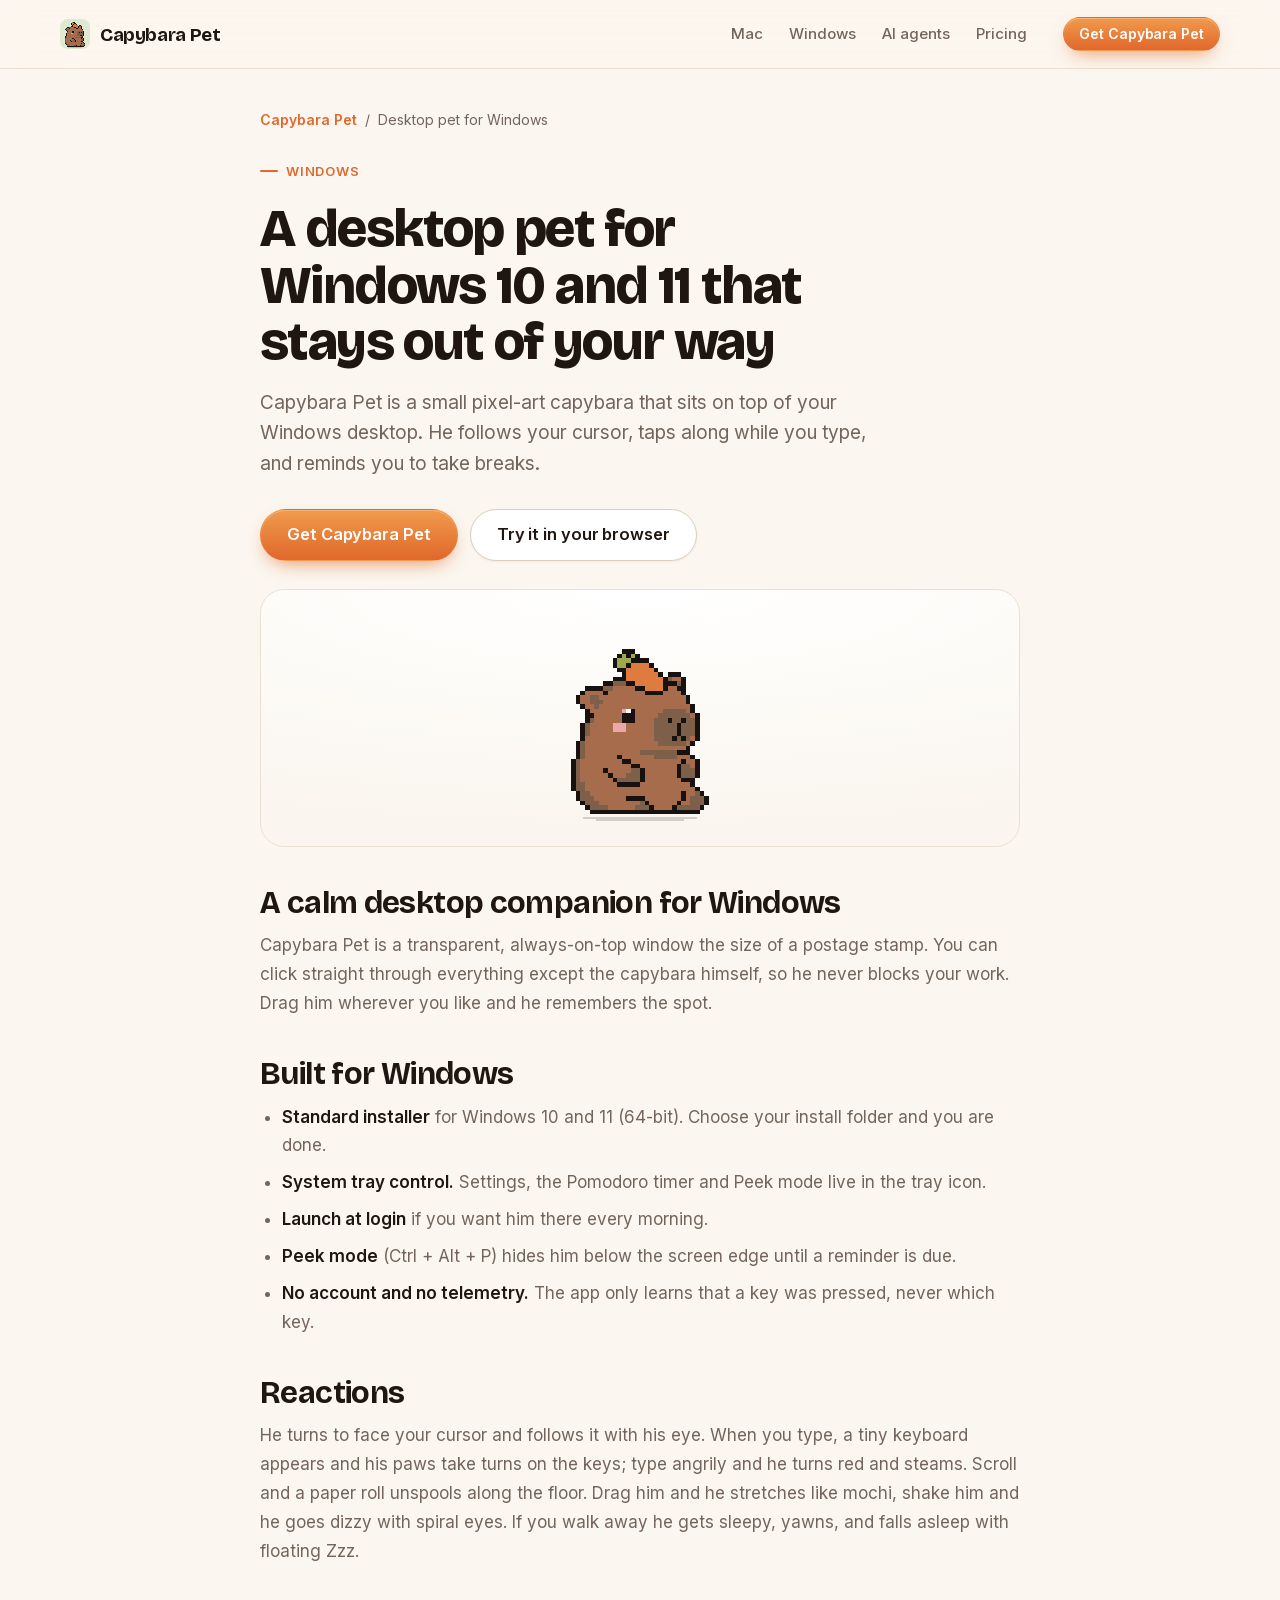
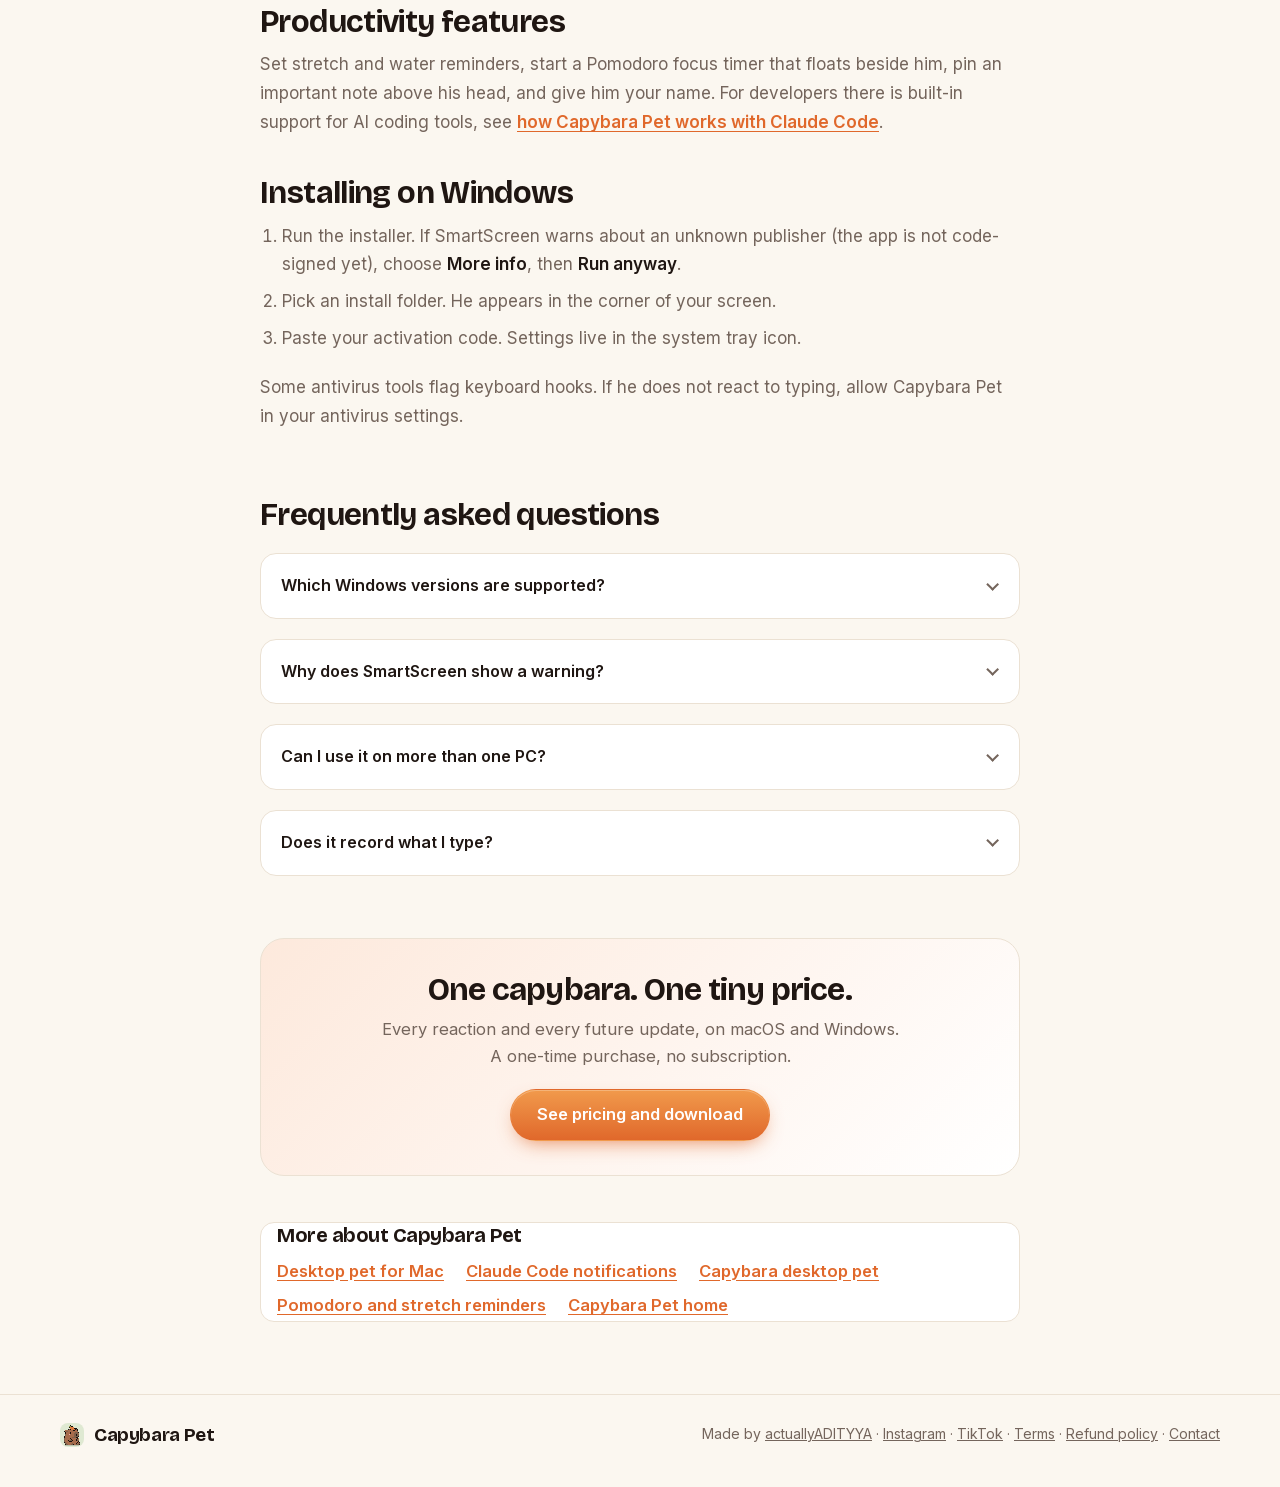
<file: desktop-pet-for-windows.html>
<!doctype html>
<html lang="en">
<head>
  <meta charset="utf-8">
  <meta http-equiv="Content-Security-Policy" content="default-src 'self'; script-src 'self' https://app.lemonsqueezy.com https://*.lemonsqueezy.com ; style-src 'self' 'unsafe-inline'; font-src 'self'; img-src 'self' data: https://*.lemonsqueezy.com; media-src 'self'; connect-src 'self' https://*.lemonsqueezy.com; frame-src https://*.lemonsqueezy.com; object-src 'none'; base-uri 'self'; form-action 'none'">
  <meta name="viewport" content="width=device-width, initial-scale=1">
  <title>Desktop Pet for Windows 10 &amp; 11: Capybara Pet</title>
  <meta name="description" content="A pixel desktop pet for Windows 10 and 11 that follows your cursor, reacts as you type and shows when your AI agent is done. Simple installer.">
  <link rel="canonical" href="https://capybarapet.app/desktop-pet-for-windows.html">
  <meta name="robots" content="index, follow, max-image-preview:large, max-snippet:-1, max-video-preview:-1">
  <meta name="theme-color" content="#fbf6ee" media="(prefers-color-scheme: light)">
  <meta name="theme-color" content="#16110e" media="(prefers-color-scheme: dark)">
  <meta property="og:type" content="article">
  <meta property="og:site_name" content="Capybara Pet">
  <meta property="og:title" content="Desktop Pet for Windows 10 &amp; 11: Capybara Pet">
  <meta property="og:description" content="A pixel desktop pet for Windows 10 and 11 that follows your cursor, reacts as you type and shows when your AI agent is done. Simple installer.">
  <meta property="og:url" content="https://capybarapet.app/desktop-pet-for-windows.html">
  <meta property="og:image" content="https://capybarapet.app/media/seo/og-image.png">
  <meta property="og:image:width" content="1200">
  <meta property="og:image:height" content="630">
  <meta property="og:image:alt" content="Capybara Pet, a pixel capybara desktop pet for Mac and Windows">
  <meta name="twitter:card" content="summary_large_image">
  <meta name="twitter:title" content="Desktop Pet for Windows 10 &amp; 11: Capybara Pet">
  <meta name="twitter:description" content="A pixel desktop pet for Windows 10 and 11 that follows your cursor, reacts as you type and shows when your AI agent is done. Simple installer.">
  <meta name="twitter:image" content="https://capybarapet.app/media/seo/og-image.png">
  <link rel="icon" href="media/seo/favicon-32.png" sizes="32x32" type="image/png">
  <link rel="icon" href="media/icon.png" type="image/png">
  <link rel="apple-touch-icon" href="media/seo/apple-touch-icon.png">
  <link rel="manifest" href="manifest.webmanifest">
  <link rel="preload" href="fonts/bricolage.woff2" as="font" type="font/woff2" crossorigin>
  <link rel="preload" href="fonts/inter.woff2" as="font" type="font/woff2" crossorigin>
  <link rel="stylesheet" href="fonts.css?v=13">
  <link rel="stylesheet" href="styles.css?v=13">
  <script type="application/ld+json">
{
  "@context": "https://schema.org",
  "@type": "WebPage",
  "name": "Desktop Pet for Windows 10 & 11: Capybara Pet",
  "description": "A pixel desktop pet for Windows 10 and 11 that follows your cursor, reacts as you type and shows when your AI agent is done. Simple installer.",
  "url": "https://capybarapet.app/desktop-pet-for-windows.html",
  "isPartOf": {
    "@type": "WebSite",
    "name": "Capybara Pet",
    "url": "https://capybarapet.app/"
  },
  "dateModified": "2026-10-05",
  "inLanguage": "en",
  "primaryImageOfPage": "https://capybarapet.app/media/seo/og-image.png",
  "about": {
    "@type": "SoftwareApplication",
    "name": "Capybara Pet",
    "url": "https://capybarapet.app/"
  }
}
</script>
  <script type="application/ld+json">
{
  "@context": "https://schema.org",
  "@type": "BreadcrumbList",
  "itemListElement": [
    {
      "@type": "ListItem",
      "position": 1,
      "name": "Capybara Pet",
      "item": "https://capybarapet.app/"
    },
    {
      "@type": "ListItem",
      "position": 2,
      "name": "Desktop pet for Windows",
      "item": "https://capybarapet.app/desktop-pet-for-windows.html"
    }
  ]
}
</script>
  <script type="application/ld+json">
{
  "@context": "https://schema.org",
  "@type": "FAQPage",
  "mainEntity": [
    {
      "@type": "Question",
      "name": "Which Windows versions are supported?",
      "acceptedAnswer": {
        "@type": "Answer",
        "text": "Windows 10 and Windows 11, 64-bit."
      }
    },
    {
      "@type": "Question",
      "name": "Why does SmartScreen show a warning?",
      "acceptedAnswer": {
        "@type": "Answer",
        "text": "The installer is not code-signed yet, so Windows shows an unknown-publisher warning. Choose More info, then Run anyway."
      }
    },
    {
      "@type": "Question",
      "name": "Can I use it on more than one PC?",
      "acceptedAnswer": {
        "@type": "Answer",
        "text": "One activation code works on up to three of your computers, Windows or Mac, and you can move it between them at any time."
      }
    },
    {
      "@type": "Question",
      "name": "Does it record what I type?",
      "acceptedAnswer": {
        "@type": "Answer",
        "text": "No. The app only receives the fact that a key was pressed, never which key, and nothing is stored or sent."
      }
    }
  ]
}
</script>
</head>
<body>
  <a class="skip" href="#main">Skip to content</a>
  <header class="nav scrolled">
    <div class="wrap nav-in">
      <a class="brand" href="index.html"><img src="media/icon.png" alt="Capybara Pet logo" width="30" height="30"><span>Capybara Pet</span></a>
      <nav class="links page-links" aria-label="Main">
        <a href="desktop-pet-for-mac.html">Mac</a><a href="desktop-pet-for-windows.html">Windows</a><a href="claude-code-notifications.html">AI agents</a><a href="index.html#pricing">Pricing</a>
      </nav>
      <div class="nav-actions"><a class="btn btn-sm btn-primary" href="index.html#pricing">Get Capybara Pet</a></div>
    </div>
  </header>
  <main id="main">
    <article class="wrap narrow page">
      <nav class="crumbs" aria-label="Breadcrumb"><a href="index.html">Capybara Pet</a><span>/</span>Desktop pet for Windows</nav>
      <header class="page-head">
        <p class="kicker">Windows</p>
        <h1>A desktop pet for Windows 10 and 11 that stays out of your way</h1>
        <p class="lede">Capybara Pet is a small pixel-art capybara that sits on top of your Windows desktop. He follows your cursor, taps along while you type, and reminds you to take breaks.</p>
        <div class="cta"><a class="btn btn-primary btn-lg" href="index.html#pricing">Get Capybara Pet</a><a class="btn btn-ghost btn-lg" href="index.html#play">Try it in your browser</a></div>
      </header>
      <figure class="page-fig"><img src="media/poses/idle.png" alt="Capybara Pet, a pixel-art capybara with a carrot on his head, sitting on a desktop" width="288" height="288" loading="eager"></figure>
      <div class="prose">
<h2>A calm desktop companion for Windows</h2>
<p>Capybara Pet is a transparent, always-on-top window the size of a postage stamp. You can click straight through everything except the capybara himself, so he never blocks your work. Drag him wherever you like and he remembers the spot.</p>
<h2>Built for Windows</h2>
<ul>
<li><b>Standard installer</b> for Windows 10 and 11 (64-bit). Choose your install folder and you are done.</li>
<li><b>System tray control.</b> Settings, the Pomodoro timer and Peek mode live in the tray icon.</li>
<li><b>Launch at login</b> if you want him there every morning.</li>
<li><b>Peek mode</b> (Ctrl + Alt + P) hides him below the screen edge until a reminder is due.</li>
<li><b>No account and no telemetry.</b> The app only learns that a key was pressed, never which key.</li>
</ul>
<h2>Reactions</h2>
<p>He turns to face your cursor and follows it with his eye. When you type, a tiny keyboard appears and his paws take turns on the keys; type angrily and he turns red and steams. Scroll and a paper roll unspools along the floor. Drag him and he stretches like mochi, shake him and he goes dizzy with spiral eyes. If you walk away he gets sleepy, yawns, and falls asleep with floating Zzz.</p>
<h2>Productivity features</h2>
<p>Set stretch and water reminders, start a Pomodoro focus timer that floats beside him, pin an important note above his head, and give him your name. For developers there is built-in support for AI coding tools, see <a href="claude-code-notifications.html">how Capybara Pet works with Claude Code</a>.</p>
<h2>Installing on Windows</h2>
<ol>
<li>Run the installer. If SmartScreen warns about an unknown publisher (the app is not code-signed yet), choose <b>More info</b>, then <b>Run anyway</b>.</li>
<li>Pick an install folder. He appears in the corner of your screen.</li>
<li>Paste your activation code. Settings live in the system tray icon.</li>
</ol>
<p>Some antivirus tools flag keyboard hooks. If he does not react to typing, allow Capybara Pet in your antivirus settings.</p></div>
      <section class="faq prose" aria-labelledby="faq-h"><h2 id="faq-h">Frequently asked questions</h2><details><summary>Which Windows versions are supported?</summary><p>Windows 10 and Windows 11, 64-bit.</p></details><details><summary>Why does SmartScreen show a warning?</summary><p>The installer is not code-signed yet, so Windows shows an unknown-publisher warning. Choose More info, then Run anyway.</p></details><details><summary>Can I use it on more than one PC?</summary><p>One activation code works on up to three of your computers, Windows or Mac, and you can move it between them at any time.</p></details><details><summary>Does it record what I type?</summary><p>No. The app only receives the fact that a key was pressed, never which key, and nothing is stored or sent.</p></details></section>
      <aside class="band">
        <h2>One capybara. One tiny price.</h2>
        <p>Every reaction and every future update, on macOS and Windows. A one-time purchase, no subscription.</p>
        <a class="btn btn-primary btn-lg" href="index.html#pricing">See pricing and download</a>
      </aside>
      <nav class="more" aria-label="More guides"><h2>More about Capybara Pet</h2><ul><li><a href="desktop-pet-for-mac.html">Desktop pet for Mac</a></li><li><a href="claude-code-notifications.html">Claude Code notifications</a></li><li><a href="capybara-desktop-pet.html">Capybara desktop pet</a></li><li><a href="pomodoro-and-stretch-reminders.html">Pomodoro and stretch reminders</a></li><li><a href="index.html">Capybara Pet home</a></li></ul></nav>
    </article>
  </main>
  <footer class="footer">
    <div class="wrap foot-in">
      <a class="brand" href="index.html"><img src="media/icon.png" alt="" width="24" height="24"><span>Capybara Pet</span></a>
      <p>Made by <a href="https://github.com/actuallyADITYYA" rel="noopener">actuallyADITYYA</a> · <a href="https://www.instagram.com/capybara.pet/" rel="noopener me">Instagram</a> · <a href="https://www.tiktok.com/@capybara.pet" rel="noopener me">TikTok</a> · <a href="terms.html">Terms</a> · <a href="refund.html">Refund policy</a> · <a href="mailto:actually.adityya@gmail.com">Contact</a></p>
    </div>
  </footer>
</body>
</html>
</file>
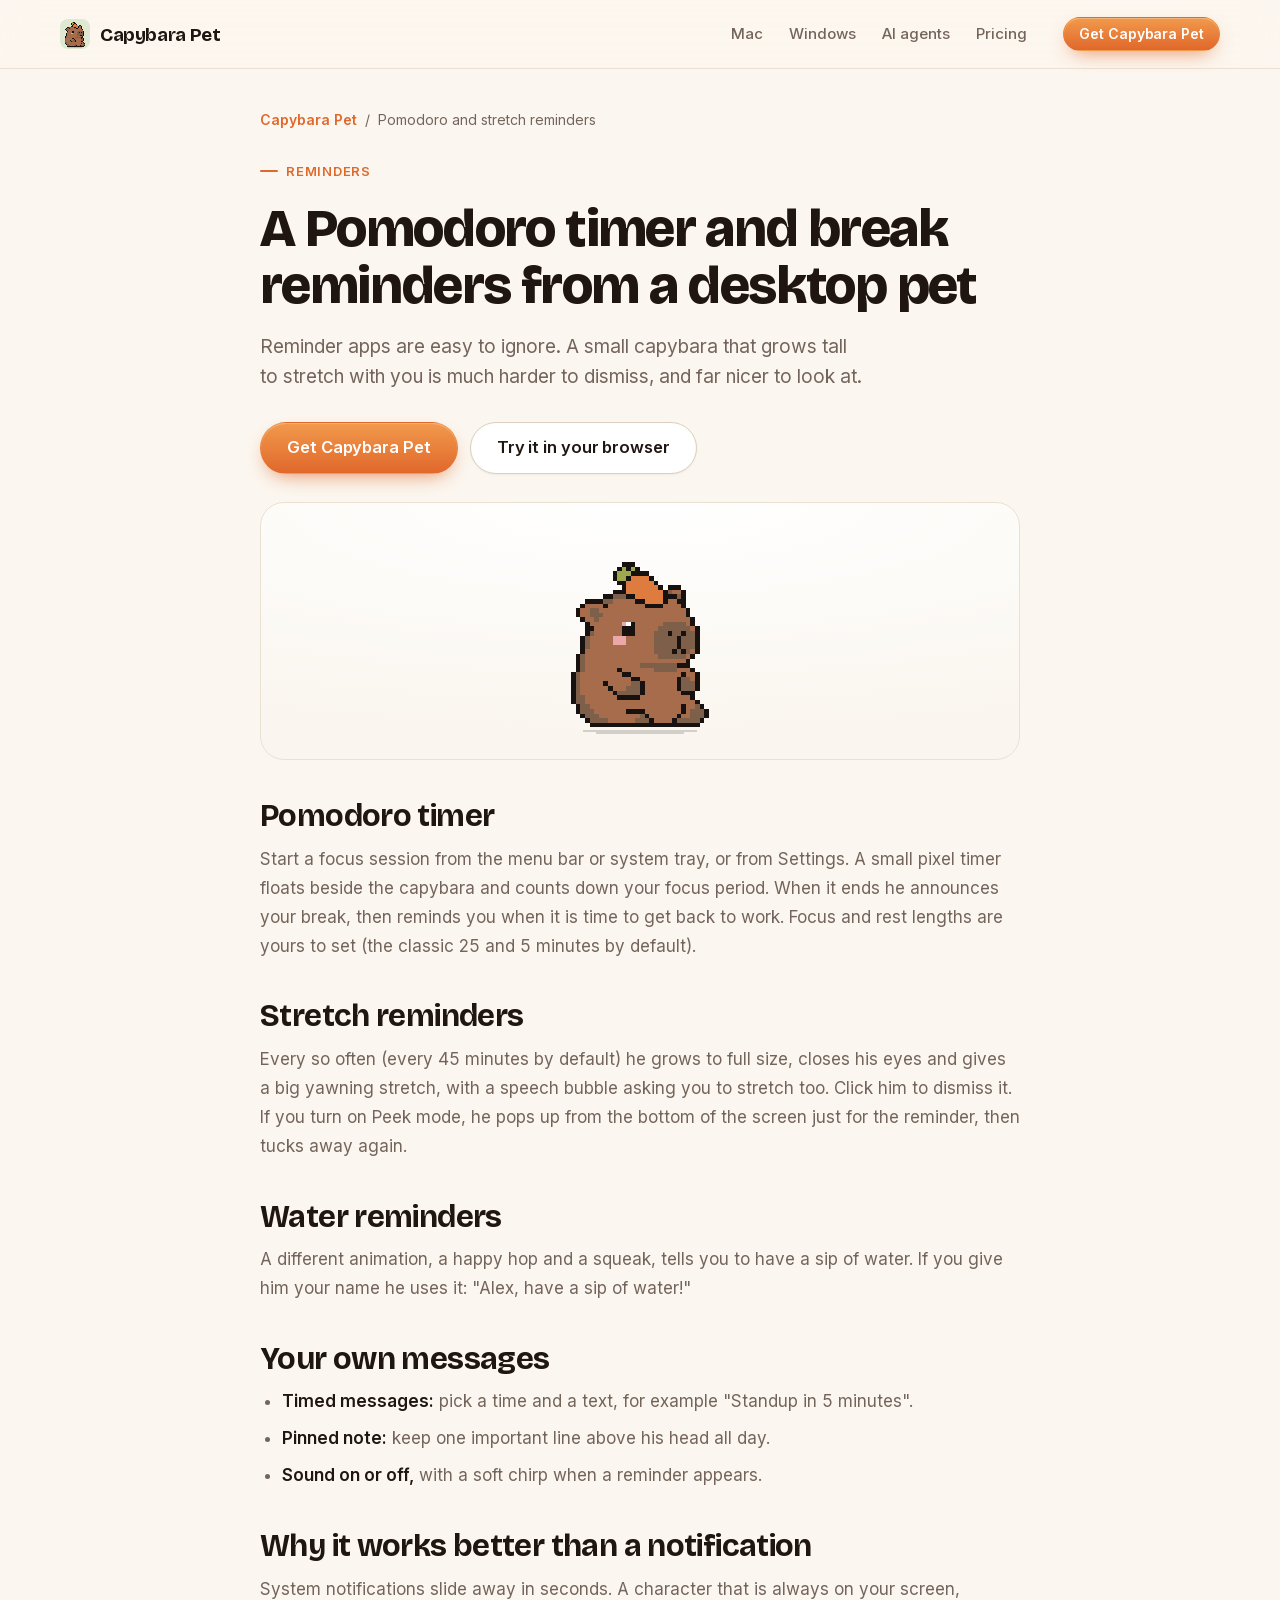
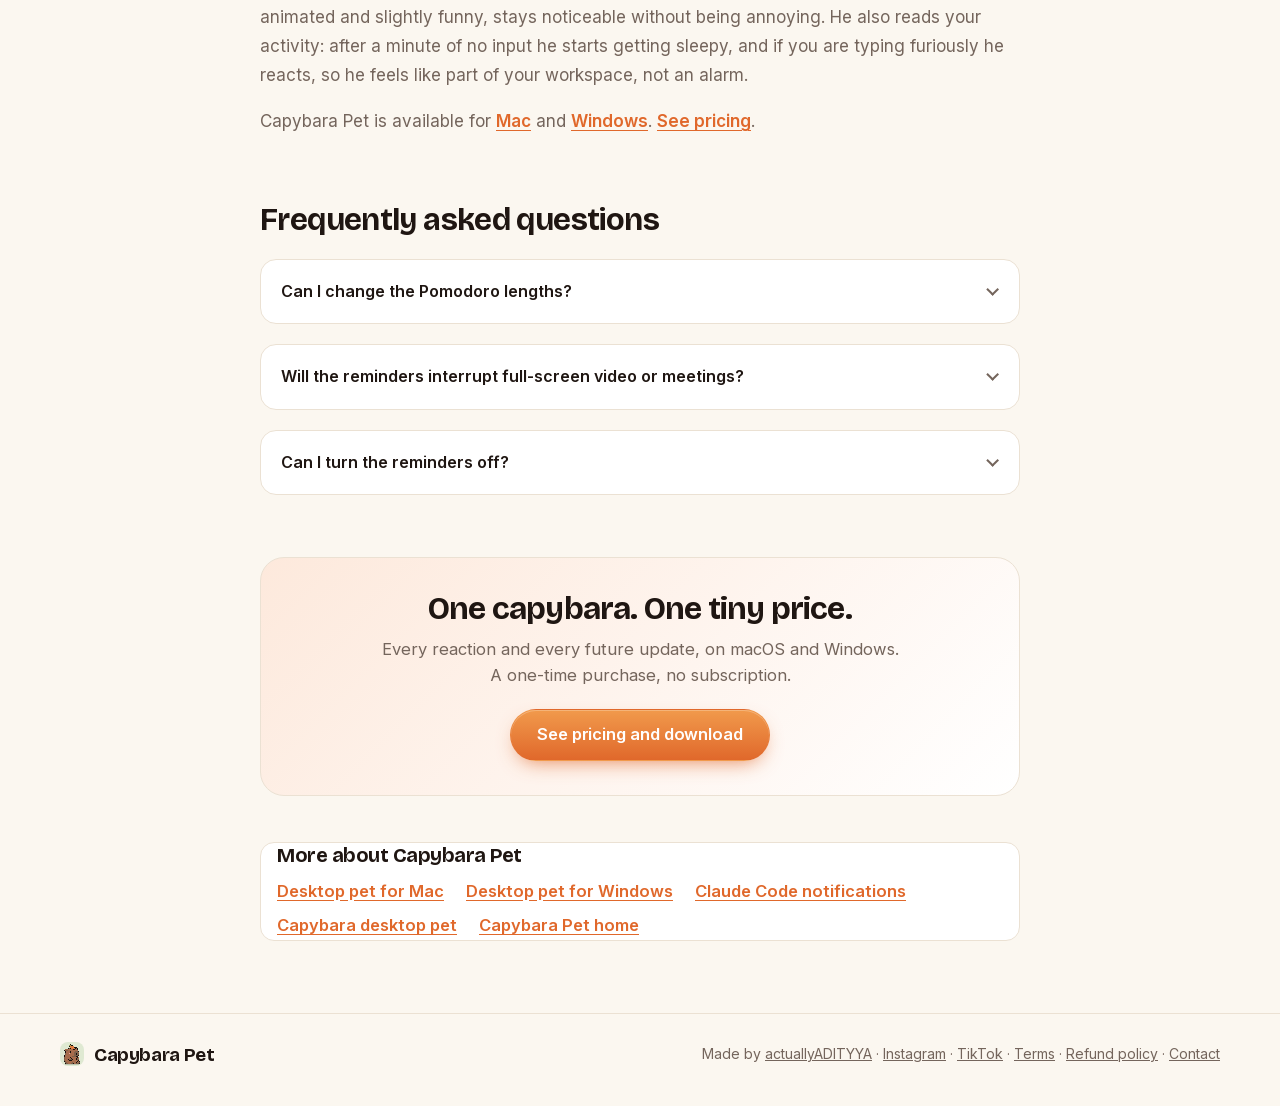
<file: pomodoro-and-stretch-reminders.html>
<!doctype html>
<html lang="en">
<head>
  <meta charset="utf-8">
  <meta http-equiv="Content-Security-Policy" content="default-src 'self'; script-src 'self' https://app.lemonsqueezy.com https://*.lemonsqueezy.com ; style-src 'self' 'unsafe-inline'; font-src 'self'; img-src 'self' data: https://*.lemonsqueezy.com; media-src 'self'; connect-src 'self' https://*.lemonsqueezy.com; frame-src https://*.lemonsqueezy.com; object-src 'none'; base-uri 'self'; form-action 'none'">
  <meta name="viewport" content="width=device-width, initial-scale=1">
  <title>Pomodoro Timer &amp; Stretch Reminders with a Desktop Pet</title>
  <meta name="description" content="Use a pixel desktop pet as your Pomodoro timer and break reminder. Capybara Pet floats a focus timer beside him and nudges you to stretch and rest.">
  <link rel="canonical" href="https://capybarapet.app/pomodoro-and-stretch-reminders.html">
  <meta name="robots" content="index, follow, max-image-preview:large, max-snippet:-1, max-video-preview:-1">
  <meta name="theme-color" content="#fbf6ee" media="(prefers-color-scheme: light)">
  <meta name="theme-color" content="#16110e" media="(prefers-color-scheme: dark)">
  <meta property="og:type" content="article">
  <meta property="og:site_name" content="Capybara Pet">
  <meta property="og:title" content="Pomodoro Timer &amp; Stretch Reminders with a Desktop Pet">
  <meta property="og:description" content="Use a pixel desktop pet as your Pomodoro timer and break reminder. Capybara Pet floats a focus timer beside him and nudges you to stretch and rest.">
  <meta property="og:url" content="https://capybarapet.app/pomodoro-and-stretch-reminders.html">
  <meta property="og:image" content="https://capybarapet.app/media/seo/og-image.png">
  <meta property="og:image:width" content="1200">
  <meta property="og:image:height" content="630">
  <meta property="og:image:alt" content="Capybara Pet, a pixel capybara desktop pet for Mac and Windows">
  <meta name="twitter:card" content="summary_large_image">
  <meta name="twitter:title" content="Pomodoro Timer &amp; Stretch Reminders with a Desktop Pet">
  <meta name="twitter:description" content="Use a pixel desktop pet as your Pomodoro timer and break reminder. Capybara Pet floats a focus timer beside him and nudges you to stretch and rest.">
  <meta name="twitter:image" content="https://capybarapet.app/media/seo/og-image.png">
  <link rel="icon" href="media/seo/favicon-32.png" sizes="32x32" type="image/png">
  <link rel="icon" href="media/icon.png" type="image/png">
  <link rel="apple-touch-icon" href="media/seo/apple-touch-icon.png">
  <link rel="manifest" href="manifest.webmanifest">
  <link rel="preload" href="fonts/bricolage.woff2" as="font" type="font/woff2" crossorigin>
  <link rel="preload" href="fonts/inter.woff2" as="font" type="font/woff2" crossorigin>
  <link rel="stylesheet" href="fonts.css?v=13">
  <link rel="stylesheet" href="styles.css?v=13">
  <script type="application/ld+json">
{
  "@context": "https://schema.org",
  "@type": "WebPage",
  "name": "Pomodoro Timer & Stretch Reminders with a Desktop Pet",
  "description": "Use a pixel desktop pet as your Pomodoro timer and break reminder. Capybara Pet floats a focus timer beside him and nudges you to stretch and rest.",
  "url": "https://capybarapet.app/pomodoro-and-stretch-reminders.html",
  "isPartOf": {
    "@type": "WebSite",
    "name": "Capybara Pet",
    "url": "https://capybarapet.app/"
  },
  "dateModified": "2026-10-05",
  "inLanguage": "en",
  "primaryImageOfPage": "https://capybarapet.app/media/seo/og-image.png",
  "about": {
    "@type": "SoftwareApplication",
    "name": "Capybara Pet",
    "url": "https://capybarapet.app/"
  }
}
</script>
  <script type="application/ld+json">
{
  "@context": "https://schema.org",
  "@type": "BreadcrumbList",
  "itemListElement": [
    {
      "@type": "ListItem",
      "position": 1,
      "name": "Capybara Pet",
      "item": "https://capybarapet.app/"
    },
    {
      "@type": "ListItem",
      "position": 2,
      "name": "Pomodoro and stretch reminders",
      "item": "https://capybarapet.app/pomodoro-and-stretch-reminders.html"
    }
  ]
}
</script>
  <script type="application/ld+json">
{
  "@context": "https://schema.org",
  "@type": "FAQPage",
  "mainEntity": [
    {
      "@type": "Question",
      "name": "Can I change the Pomodoro lengths?",
      "acceptedAnswer": {
        "@type": "Answer",
        "text": "Yes. Focus and rest lengths are set in Settings. The defaults are 25 and 5 minutes."
      }
    },
    {
      "@type": "Question",
      "name": "Will the reminders interrupt full-screen video or meetings?",
      "acceptedAnswer": {
        "@type": "Answer",
        "text": "Turn on Peek mode (Cmd or Ctrl + Alt + P) and he stays hidden below the screen edge, only popping up when a reminder is due."
      }
    },
    {
      "@type": "Question",
      "name": "Can I turn the reminders off?",
      "acceptedAnswer": {
        "@type": "Answer",
        "text": "Yes. Set the stretch and water intervals to 0 in Settings to turn them off."
      }
    }
  ]
}
</script>
</head>
<body>
  <a class="skip" href="#main">Skip to content</a>
  <header class="nav scrolled">
    <div class="wrap nav-in">
      <a class="brand" href="index.html"><img src="media/icon.png" alt="Capybara Pet logo" width="30" height="30"><span>Capybara Pet</span></a>
      <nav class="links page-links" aria-label="Main">
        <a href="desktop-pet-for-mac.html">Mac</a><a href="desktop-pet-for-windows.html">Windows</a><a href="claude-code-notifications.html">AI agents</a><a href="index.html#pricing">Pricing</a>
      </nav>
      <div class="nav-actions"><a class="btn btn-sm btn-primary" href="index.html#pricing">Get Capybara Pet</a></div>
    </div>
  </header>
  <main id="main">
    <article class="wrap narrow page">
      <nav class="crumbs" aria-label="Breadcrumb"><a href="index.html">Capybara Pet</a><span>/</span>Pomodoro and stretch reminders</nav>
      <header class="page-head">
        <p class="kicker">Reminders</p>
        <h1>A Pomodoro timer and break reminders from a desktop pet</h1>
        <p class="lede">Reminder apps are easy to ignore. A small capybara that grows tall to stretch with you is much harder to dismiss, and far nicer to look at.</p>
        <div class="cta"><a class="btn btn-primary btn-lg" href="index.html#pricing">Get Capybara Pet</a><a class="btn btn-ghost btn-lg" href="index.html#play">Try it in your browser</a></div>
      </header>
      <figure class="page-fig"><img src="media/poses/idle.png" alt="Capybara Pet, a pixel-art capybara with a carrot on his head, sitting on a desktop" width="288" height="288" loading="eager"></figure>
      <div class="prose">
<h2>Pomodoro timer</h2>
<p>Start a focus session from the menu bar or system tray, or from Settings. A small pixel timer floats beside the capybara and counts down your focus period. When it ends he announces your break, then reminds you when it is time to get back to work. Focus and rest lengths are yours to set (the classic 25 and 5 minutes by default).</p>
<h2>Stretch reminders</h2>
<p>Every so often (every 45 minutes by default) he grows to full size, closes his eyes and gives a big yawning stretch, with a speech bubble asking you to stretch too. Click him to dismiss it. If you turn on Peek mode, he pops up from the bottom of the screen just for the reminder, then tucks away again.</p>
<h2>Water reminders</h2>
<p>A different animation, a happy hop and a squeak, tells you to have a sip of water. If you give him your name he uses it: "Alex, have a sip of water!"</p>
<h2>Your own messages</h2>
<ul>
<li><b>Timed messages:</b> pick a time and a text, for example "Standup in 5 minutes".</li>
<li><b>Pinned note:</b> keep one important line above his head all day.</li>
<li><b>Sound on or off,</b> with a soft chirp when a reminder appears.</li>
</ul>
<h2>Why it works better than a notification</h2>
<p>System notifications slide away in seconds. A character that is always on your screen, animated and slightly funny, stays noticeable without being annoying. He also reads your activity: after a minute of no input he starts getting sleepy, and if you are typing furiously he reacts, so he feels like part of your workspace, not an alarm.</p>
<p>Capybara Pet is available for <a href="desktop-pet-for-mac.html">Mac</a> and <a href="desktop-pet-for-windows.html">Windows</a>. <a href="index.html#pricing">See pricing</a>.</p></div>
      <section class="faq prose" aria-labelledby="faq-h"><h2 id="faq-h">Frequently asked questions</h2><details><summary>Can I change the Pomodoro lengths?</summary><p>Yes. Focus and rest lengths are set in Settings. The defaults are 25 and 5 minutes.</p></details><details><summary>Will the reminders interrupt full-screen video or meetings?</summary><p>Turn on Peek mode (Cmd or Ctrl + Alt + P) and he stays hidden below the screen edge, only popping up when a reminder is due.</p></details><details><summary>Can I turn the reminders off?</summary><p>Yes. Set the stretch and water intervals to 0 in Settings to turn them off.</p></details></section>
      <aside class="band">
        <h2>One capybara. One tiny price.</h2>
        <p>Every reaction and every future update, on macOS and Windows. A one-time purchase, no subscription.</p>
        <a class="btn btn-primary btn-lg" href="index.html#pricing">See pricing and download</a>
      </aside>
      <nav class="more" aria-label="More guides"><h2>More about Capybara Pet</h2><ul><li><a href="desktop-pet-for-mac.html">Desktop pet for Mac</a></li><li><a href="desktop-pet-for-windows.html">Desktop pet for Windows</a></li><li><a href="claude-code-notifications.html">Claude Code notifications</a></li><li><a href="capybara-desktop-pet.html">Capybara desktop pet</a></li><li><a href="index.html">Capybara Pet home</a></li></ul></nav>
    </article>
  </main>
  <footer class="footer">
    <div class="wrap foot-in">
      <a class="brand" href="index.html"><img src="media/icon.png" alt="" width="24" height="24"><span>Capybara Pet</span></a>
      <p>Made by <a href="https://github.com/actuallyADITYYA" rel="noopener">actuallyADITYYA</a> · <a href="https://www.instagram.com/capybara.pet/" rel="noopener me">Instagram</a> · <a href="https://www.tiktok.com/@capybara.pet" rel="noopener me">TikTok</a> · <a href="terms.html">Terms</a> · <a href="refund.html">Refund policy</a> · <a href="mailto:actually.adityya@gmail.com">Contact</a></p>
    </div>
  </footer>
</body>
</html>
</file>
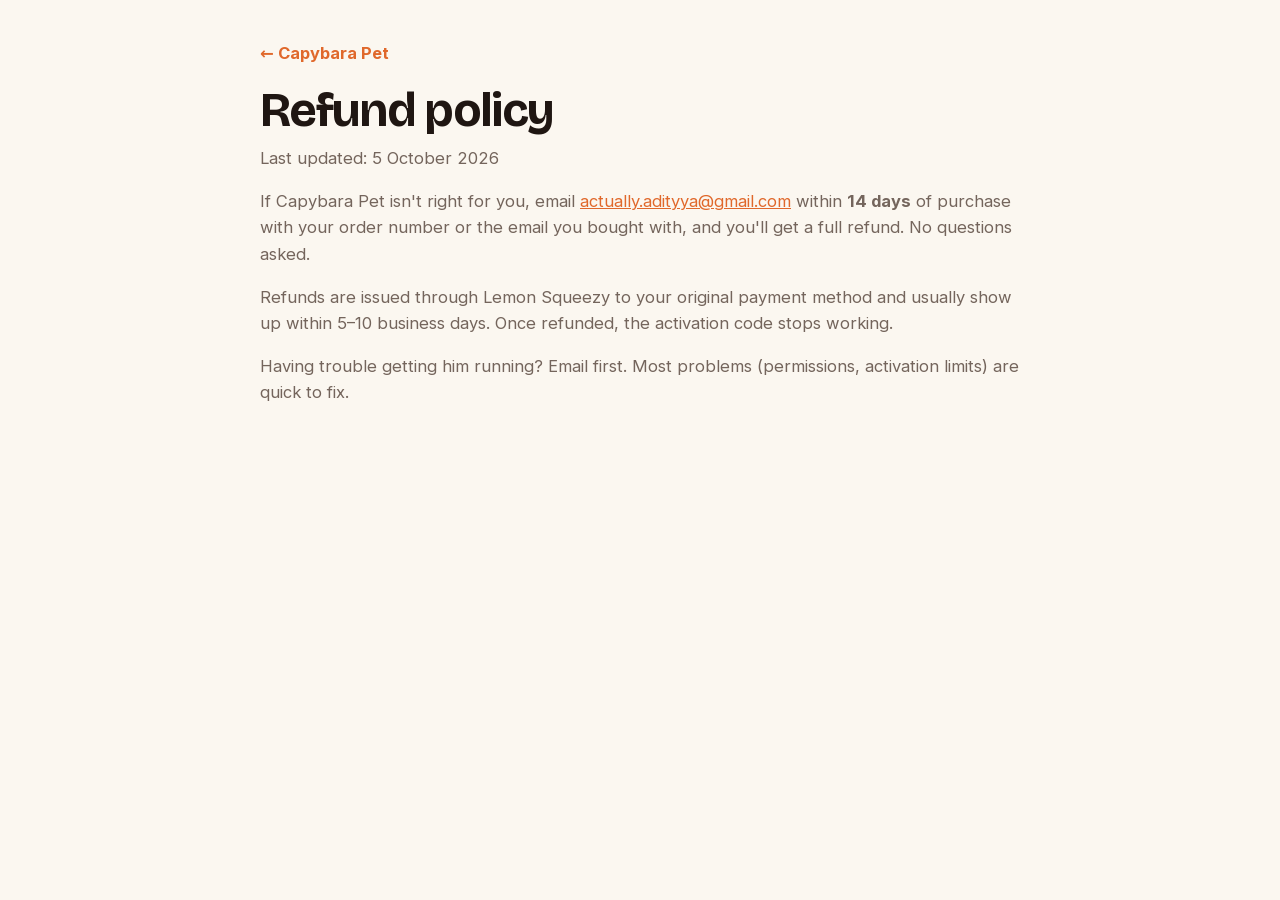
<file: refund.html>
<!doctype html>
<html lang="en">
<head>
  <meta charset="utf-8">
  <meta http-equiv="Content-Security-Policy" content="default-src 'self'; script-src 'self' https://app.lemonsqueezy.com https://*.lemonsqueezy.com 'sha256-aX7hsd6Cgl5+Ycj5D8CPxt7+mEK8wg1b07Z31Xuu5D4='; style-src 'self' 'unsafe-inline'; font-src 'self'; img-src 'self' data: https://*.lemonsqueezy.com; media-src 'self'; connect-src 'self' https://*.lemonsqueezy.com; frame-src https://*.lemonsqueezy.com; object-src 'none'; base-uri 'self'; form-action 'none'">
  <meta name="viewport" content="width=device-width, initial-scale=1">
  <title>Refund policy · Capybara Pet</title>
  <link rel="canonical" href="https://capybarapet.app/refund.html">
  <meta name="description" content="Capybara Pet refund policy: a full refund within 14 days of purchase, no questions asked.">
  <link rel="icon" href="media/icon.png">
  <link rel="preload" href="fonts/bricolage.woff2" as="font" type="font/woff2" crossorigin>
  <link rel="preload" href="fonts/inter.woff2" as="font" type="font/woff2" crossorigin>
  <link rel="stylesheet" href="fonts.css?v=11">
  <link rel="stylesheet" href="styles.css">
  <script>try { const t = localStorage.getItem('theme'); if (t) document.documentElement.dataset.theme = t; } catch (e) {}</script>
  <style>.doc { padding: 40px 0 80px; } .doc h1 { font: 700 clamp(32px,5vw,48px)/1.1 var(--display); margin: 18px 0 8px; } .doc h2 { font: 800 20px var(--body); margin: 32px 0 8px; } .doc p, .doc li { color: var(--muted); } .doc a { color: var(--accent); } .back { font-weight: 700; text-decoration: none; }</style>
</head>
<body>
<main class="doc"><div class="wrap narrow">
  <a class="back" href="./">← Capybara Pet</a>
  <h1>Refund policy</h1>
  <p>Last updated: 5 October 2026</p>
  <p>If Capybara Pet isn't right for you, email <a href="mailto:actually.adityya@gmail.com">actually.adityya@gmail.com</a> within <b>14 days</b> of purchase with your order number or the email you bought with, and you'll get a full refund. No questions asked.</p>
  <p>Refunds are issued through Lemon Squeezy to your original payment method and usually show up within 5–10 business days. Once refunded, the activation code stops working.</p>
  <p>Having trouble getting him running? Email first. Most problems (permissions, activation limits) are quick to fix.</p>
</div></main>
</body>
</html>
</file>
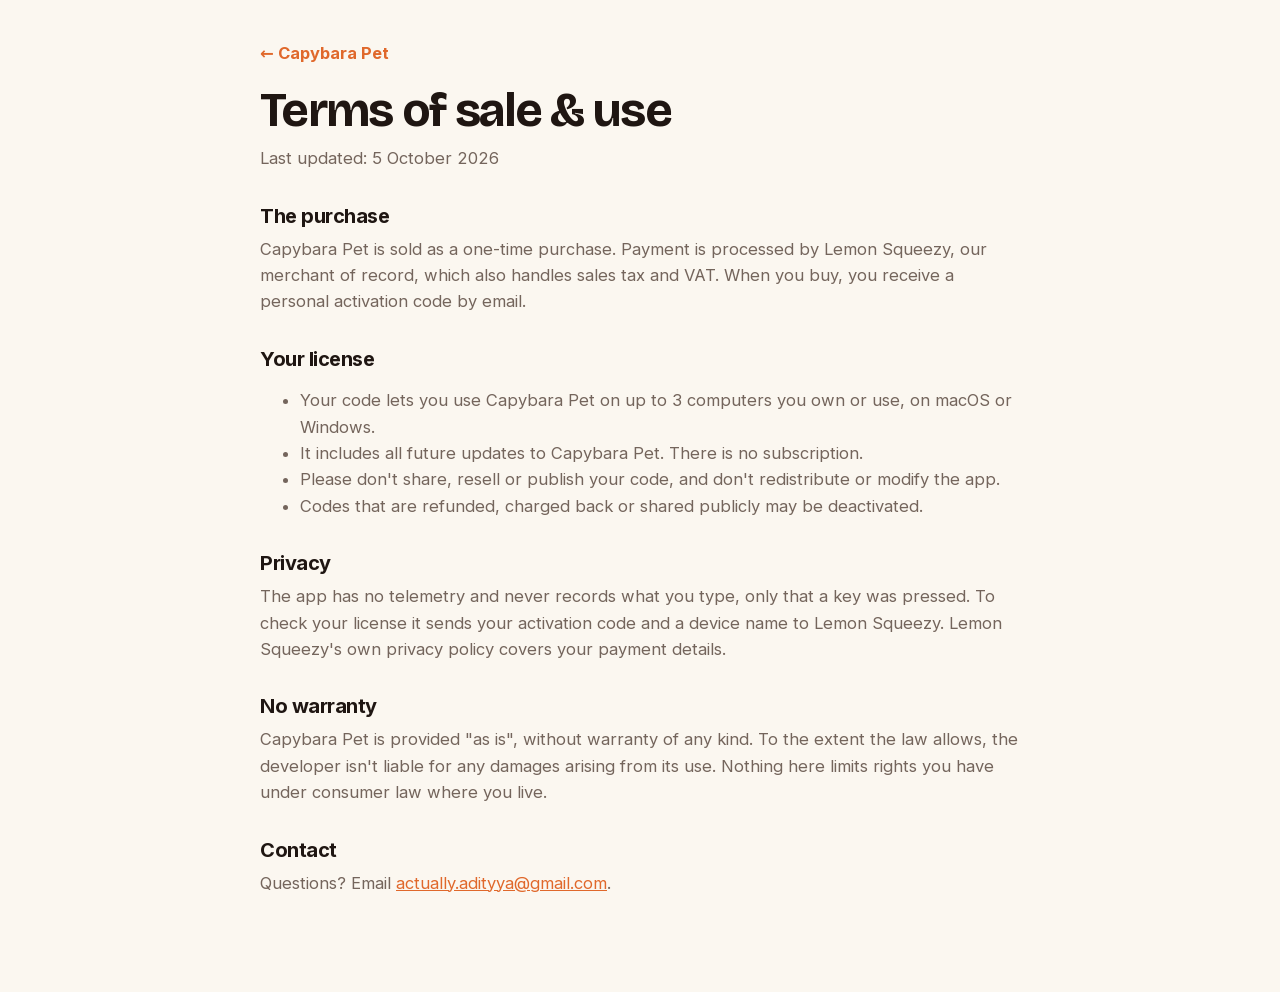
<file: terms.html>
<!doctype html>
<html lang="en">
<head>
  <meta charset="utf-8">
  <meta http-equiv="Content-Security-Policy" content="default-src 'self'; script-src 'self' https://app.lemonsqueezy.com https://*.lemonsqueezy.com 'sha256-aX7hsd6Cgl5+Ycj5D8CPxt7+mEK8wg1b07Z31Xuu5D4='; style-src 'self' 'unsafe-inline'; font-src 'self'; img-src 'self' data: https://*.lemonsqueezy.com; media-src 'self'; connect-src 'self' https://*.lemonsqueezy.com; frame-src https://*.lemonsqueezy.com; object-src 'none'; base-uri 'self'; form-action 'none'">
  <meta name="viewport" content="width=device-width, initial-scale=1">
  <title>Terms · Capybara Pet</title>
  <link rel="canonical" href="https://capybarapet.app/terms.html">
  <meta name="description" content="Terms of sale and use for Capybara Pet, the pixel desktop pet for Mac and Windows: license, privacy and warranty.">
  <link rel="icon" href="media/icon.png">
  <link rel="preload" href="fonts/bricolage.woff2" as="font" type="font/woff2" crossorigin>
  <link rel="preload" href="fonts/inter.woff2" as="font" type="font/woff2" crossorigin>
  <link rel="stylesheet" href="fonts.css?v=11">
  <link rel="stylesheet" href="styles.css">
  <script>try { const t = localStorage.getItem('theme'); if (t) document.documentElement.dataset.theme = t; } catch (e) {}</script>
  <style>.doc { padding: 40px 0 80px; } .doc h1 { font: 700 clamp(32px,5vw,48px)/1.1 var(--display); margin: 18px 0 8px; } .doc h2 { font: 800 20px var(--body); margin: 32px 0 8px; } .doc p, .doc li { color: var(--muted); } .doc a { color: var(--accent); } .back { font-weight: 700; text-decoration: none; }</style>
</head>
<body>
<main class="doc"><div class="wrap narrow">
  <a class="back" href="./">← Capybara Pet</a>
  <h1>Terms of sale &amp; use</h1>
  <p>Last updated: 5 October 2026</p>
  <h2>The purchase</h2>
  <p>Capybara Pet is sold as a one-time purchase. Payment is processed by Lemon Squeezy, our merchant of record, which also handles sales tax and VAT. When you buy, you receive a personal activation code by email.</p>
  <h2>Your license</h2>
  <ul>
    <li>Your code lets you use Capybara Pet on up to 3 computers you own or use, on macOS or Windows.</li>
    <li>It includes all future updates to Capybara Pet. There is no subscription.</li>
    <li>Please don't share, resell or publish your code, and don't redistribute or modify the app.</li>
    <li>Codes that are refunded, charged back or shared publicly may be deactivated.</li>
  </ul>
  <h2>Privacy</h2>
  <p>The app has no telemetry and never records what you type, only that a key was pressed. To check your license it sends your activation code and a device name to Lemon Squeezy. Lemon Squeezy's own privacy policy covers your payment details.</p>
  <h2>No warranty</h2>
  <p>Capybara Pet is provided "as is", without warranty of any kind. To the extent the law allows, the developer isn't liable for any damages arising from its use. Nothing here limits rights you have under consumer law where you live.</p>
  <h2>Contact</h2>
  <p>Questions? Email <a href="mailto:actually.adityya@gmail.com">actually.adityya@gmail.com</a>.</p>
</div></main>
</body>
</html>
</file>
<file: fonts.css>
/* self-hosted (Latin subset, variable): no third-party request, no late font swap */
@font-face { font-family: 'Bricolage Grotesque'; font-style: normal; font-weight: 600 800; font-display: swap; src: url(fonts/bricolage.woff2) format('woff2'); }
@font-face { font-family: 'Inter'; font-style: normal; font-weight: 400 700; font-display: swap; src: url(fonts/inter.woff2) format('woff2'); }
/* metric-matched fallbacks so the swap, if it ever happens, does not move the layout */
@font-face { font-family: 'Inter Fallback'; src: local('Arial'); size-adjust: 107%; ascent-override: 90%; descent-override: 22%; line-gap-override: 0%; }
@font-face { font-family: 'Bricolage Fallback'; src: local('Arial'); size-adjust: 96%; ascent-override: 96%; descent-override: 24%; line-gap-override: 0%; }
</file>
<file: assets/index-DCMqgky6.css>
:root{--bg: #fbf7f0;--bg-alt: #f4ede2;--surface: #ffffff;--surface-2: #faf6ef;--ink: #1f1612;--muted: #74655c;--line: #ebe1d3;--line-strong: #dccfbd;--fur: #a76c4c;--accent: #e0682b;--accent-2: #f19a4c;--accent-ink: #ffffff;--accent-soft: #fde9dc;--leaf: #8a9a3a;--code-bg: #1d1613;--code-ink: #f4e9da;--shadow-sm: 0 1px 2px rgba(50, 30, 15, .06);--shadow: 0 1px 2px rgba(50, 30, 15, .05), 0 10px 30px -10px rgba(50, 30, 15, .14);--shadow-lg: 0 2px 4px rgba(50, 30, 15, .05), 0 30px 60px -20px rgba(50, 30, 15, .22);--clip-bg: #f6efe3;--r: 20px;--display: "Bricolage Grotesque", "Bricolage Fallback", ui-sans-serif, system-ui, sans-serif;--body: "Inter", "Inter Fallback", ui-sans-serif, system-ui, -apple-system, "Segoe UI", sans-serif;--ease: cubic-bezier(.2, .7, .2, 1);color-scheme:light}@media (prefers-color-scheme: dark){:root:not([data-theme=light]){--bg: #16110e;--bg-alt: #1c1612;--surface: #221b17;--surface-2: #1e1814;--ink: #f6ede4;--muted: #b3a294;--line: #33281f;--line-strong: #43352a;--accent: #f0864a;--accent-2: #f6a868;--accent-ink: #1a110c;--accent-soft: #3a2418;--leaf: #b5c25f;--code-bg: #0f0b09;--shadow: 0 1px 2px rgba(0,0,0,.3), 0 10px 30px -10px rgba(0,0,0,.5);--shadow-lg: 0 2px 4px rgba(0,0,0,.3), 0 30px 60px -20px rgba(0,0,0,.6);color-scheme:dark}}:root[data-theme=dark]{--bg: #16110e;--bg-alt: #1c1612;--surface: #221b17;--surface-2: #1e1814;--ink: #f6ede4;--muted: #b3a294;--line: #33281f;--line-strong: #43352a;--accent: #f0864a;--accent-2: #f6a868;--accent-ink: #1a110c;--accent-soft: #3a2418;--leaf: #b5c25f;--code-bg: #0f0b09;--shadow: 0 1px 2px rgba(0,0,0,.3), 0 10px 30px -10px rgba(0,0,0,.5);--shadow-lg: 0 2px 4px rgba(0,0,0,.3), 0 30px 60px -20px rgba(0,0,0,.6);color-scheme:dark}*,*:before,*:after{box-sizing:border-box}html{scroll-behavior:smooth;scroll-padding-top:80px;-webkit-text-size-adjust:100%}body{margin:0;background:var(--bg);color:var(--ink);font:400 16.5px/1.6 var(--body);overflow-x:hidden;-webkit-font-smoothing:antialiased}img,video,canvas{display:block;max-width:100%}a{color:inherit}h1,h2,h3,h4{margin:0;font-family:var(--display);font-weight:700;letter-spacing:-.025em;line-height:1.05}h2{font-size:clamp(30px,4.2vw,48px);text-wrap:balance}.head p,.lede{text-wrap:pretty}h3{font-size:22px;letter-spacing:-.015em}p{margin:0 0 1em}code{font:500 .88em ui-monospace,SF Mono,Menlo,monospace;background:var(--accent-soft);padding:.12em .42em;border-radius:6px}.wrap{width:min(1160px,100% - 32px);margin-inline:auto}.narrow{width:min(760px,100% - 32px)}.small{font-size:13.5px}.muted{color:var(--muted)}.center{text-align:center}.skip{position:absolute;left:-999px;top:8px;z-index:100;background:var(--ink);color:var(--bg);padding:8px 14px;border-radius:8px}.skip:focus{left:8px}:focus-visible{outline:2.5px solid var(--accent);outline-offset:3px;border-radius:8px}.ic{width:18px;height:18px;flex:none;fill:none;stroke:currentColor;stroke-width:1.9;stroke-linecap:round;stroke-linejoin:round}.btn{position:relative;display:inline-flex;align-items:center;justify-content:center;gap:9px;padding:12px 20px;border-radius:999px;border:1px solid transparent;font:600 15.5px/1.2 var(--body);letter-spacing:-.005em;text-decoration:none;cursor:pointer;overflow:hidden;transition:transform .25s var(--ease),box-shadow .25s var(--ease),background .25s,border-color .25s,color .25s}.btn-primary{background:linear-gradient(180deg,var(--accent-2),var(--accent));color:var(--accent-ink);box-shadow:inset 0 1px #ffffff40,0 8px 20px -8px color-mix(in srgb,var(--accent) 80%,transparent)}.btn-primary:after{content:"";position:absolute;top:0;right:0;bottom:0;left:0;background:linear-gradient(110deg,transparent 30%,rgba(255,255,255,.35) 50%,transparent 70%);transform:translate(-120%);transition:transform .7s var(--ease)}.btn-primary:hover{transform:translateY(-2px);box-shadow:inset 0 1px #ffffff40,0 14px 28px -10px color-mix(in srgb,var(--accent) 85%,transparent)}.btn-primary:hover:after{transform:translate(120%)}.btn-ghost{background:var(--surface);color:var(--ink);border-color:var(--line-strong);box-shadow:var(--shadow-sm)}.btn-ghost:hover{border-color:var(--ink);transform:translateY(-1px)}.btn-lg{padding:15px 26px;font-size:16.5px}.btn-sm{padding:8px 15px;font-size:14px}.btn-block{width:100%}.btn:active{transform:translateY(0) scale(.98)}.btn[aria-disabled=true]{opacity:.55;pointer-events:none;box-shadow:none}.btn .nudge{transition:transform .25s var(--ease)}.btn:hover .nudge{transform:translate(3px)}.icon-btn{display:grid;place-items:center;width:40px;height:40px;border-radius:12px;border:0;background:transparent;color:var(--ink);cursor:pointer;transition:background .2s,color .2s}.icon-btn:hover{background:var(--bg-alt)}.nav{position:sticky;top:0;z-index:50;border-bottom:1px solid transparent;transition:background .3s,border-color .3s}.nav.scrolled{background:color-mix(in srgb,var(--bg) 78%,transparent);backdrop-filter:saturate(1.5) blur(16px);-webkit-backdrop-filter:saturate(1.5) blur(16px);border-color:var(--line)}.nav-in{display:flex;align-items:center;gap:24px;height:68px}.brand{display:flex;align-items:center;gap:10px;text-decoration:none;font:700 19px var(--display);letter-spacing:-.02em}.brand img{image-rendering:pixelated;border-radius:8px}.links{display:flex;gap:2px;margin-left:auto}.links a{text-decoration:none;padding:8px 12px;border-radius:10px;font-weight:500;font-size:15px;color:var(--muted);transition:color .2s,background .2s}.links a:hover,.links a.active{color:var(--ink);background:var(--bg-alt)}.nav-actions{display:flex;align-items:center;gap:4px}.menu-btn,.i-moon{display:none}:root[data-theme=dark] .i-sun{display:none}:root[data-theme=dark] .i-moon{display:block}@media (prefers-color-scheme: dark){:root:not([data-theme=light]) .i-sun{display:none}:root:not([data-theme=light]) .i-moon{display:block}}.hero{position:relative;padding:56px 0 84px;overflow:hidden;isolation:isolate}.hero:before,.hero:after{content:"";position:absolute;border-radius:50%;filter:blur(80px);z-index:-2;animation:drift 24s ease-in-out infinite alternate}.hero:before{width:560px;height:560px;background:color-mix(in srgb,var(--accent) 28%,transparent);top:-200px;right:-140px}.hero:after{width:460px;height:460px;background:color-mix(in srgb,var(--leaf) 22%,transparent);bottom:-220px;left:-160px;animation-delay:-9s}@keyframes drift{to{transform:translate(-50px,40px) scale(1.1)}}.grid-bg{position:absolute;top:0;right:0;bottom:0;left:0;z-index:-1;background-image:radial-gradient(color-mix(in srgb,var(--ink) 14%,transparent) 1px,transparent 1px);background-size:26px 26px;mask-image:radial-gradient(ellipse 70% 60% at 60% 40%,#000 20%,transparent 75%);-webkit-mask-image:radial-gradient(ellipse 70% 60% at 60% 40%,#000 20%,transparent 75%);opacity:.55}.floaters{position:absolute;top:0;right:0;bottom:0;left:0;z-index:-1;pointer-events:none}.floaters i{position:absolute;bottom:-40px;width:var(--s);height:var(--s);image-rendering:pixelated;opacity:0;background:var(--img) center / contain no-repeat;animation:floatUp var(--t) linear var(--d) infinite}@keyframes floatUp{0%{transform:translate(0) rotate(0);opacity:0}10%{opacity:.7}80%{opacity:.5}to{transform:translate(var(--x),-560px) rotate(var(--r));opacity:0}}.hero-in{display:grid;grid-template-columns:1.02fr 1fr;gap:56px;align-items:center}.eyebrow{display:inline-flex;align-items:center;gap:9px;font-weight:600;font-size:13.5px;color:var(--muted);background:color-mix(in srgb,var(--surface) 80%,transparent);border:1px solid var(--line);padding:6px 14px 6px 10px;border-radius:999px;-webkit-backdrop-filter:blur(6px);backdrop-filter:blur(6px)}.eyebrow .dot{width:8px;height:8px;border-radius:50%;background:var(--leaf);box-shadow:0 0 color-mix(in srgb,var(--leaf) 50%,transparent);animation:ping 2.4s ease-out infinite}@keyframes ping{0%{box-shadow:0 0 color-mix(in srgb,var(--leaf) 55%,transparent)}to{box-shadow:0 0 0 9px transparent}}h1{font-size:clamp(42px,6.6vw,78px);line-height:.98;letter-spacing:-.035em;font-weight:800;margin:22px 0}h1 em{font-style:normal}h1 em,h1 em .w{background:linear-gradient(100deg,var(--accent) 10%,var(--accent-2) 60%,var(--accent) 90%);background-size:200% 100%;-webkit-background-clip:text;background-clip:text;color:transparent;animation:sheen 8s ease-in-out infinite}@keyframes sheen{50%{background-position:100% 0}}.words .w{display:inline-block;opacity:0;transform:translateY(.45em);animation:rise .8s var(--ease) forwards;animation-delay:calc(var(--i) * 55ms + 80ms)}@keyframes rise{to{opacity:1;transform:none}}.lede{font-size:clamp(17px,1.5vw,19.5px);color:var(--muted);max-width:32em}.cta{display:flex;flex-wrap:wrap;gap:12px;margin:30px 0 16px}.fine{font-size:13.5px;color:var(--muted)}.hero-stage,.play-stage{position:relative;aspect-ratio:1 / .9;border-radius:28px;overflow:hidden;touch-action:pan-y;background:radial-gradient(120% 90% at 50% 0%,var(--surface),var(--surface-2));border:1px solid var(--line);box-shadow:var(--shadow-lg)}.hero-stage{animation:bob 7s ease-in-out infinite}@keyframes bob{50%{transform:translateY(-6px)}}.desk{position:absolute;inset:auto 0 0;height:24%;background:linear-gradient(var(--line-strong),transparent 1px),color-mix(in srgb,var(--fur) 10%,var(--surface-2))}.pet{position:absolute;width:min(62%,384px);aspect-ratio:1;left:50%;bottom:8%;transform:translate(-50%)}.pet.moved{transform:none;bottom:auto}.pet canvas{width:100%;height:100%;image-rendering:pixelated;touch-action:none;-webkit-user-select:none;user-select:none}.bubble{position:absolute;left:50%;bottom:86%;transform:translate(-50%,6px) scale(.96);max-width:240px;width:max-content;padding:9px 13px;border-radius:14px;background:var(--surface);border:1px solid var(--line-strong);box-shadow:var(--shadow);font:500 14px/1.35 var(--body);text-align:center;opacity:0;pointer-events:none;transition:opacity .25s,transform .25s var(--ease);z-index:2}.bubble:after{content:"";position:absolute;left:50%;bottom:-7px;width:12px;height:12px;background:var(--surface);border:1px solid var(--line-strong);border-top:0;border-left:0;transform:translate(-50%) rotate(45deg)}.bubble.show{opacity:1;transform:translate(-50%) scale(1)}.hints{display:flex;flex-wrap:wrap;justify-content:center;gap:7px;list-style:none;margin:18px 0 0;padding:0}.hints li{display:inline-flex;align-items:center;gap:7px;font-size:13px;font-weight:500;padding:6px 12px;border-radius:999px;background:var(--surface);border:1px solid var(--line);color:var(--muted);transition:background .3s,color .3s,border-color .3s,transform .3s var(--ease)}.hints li .ic{width:15px;height:15px}.hints li.done{background:var(--accent-soft);color:var(--ink);border-color:color-mix(in srgb,var(--accent) 40%,transparent);transform:translateY(-2px)}.hints li.done .ic{color:var(--accent)}@media (pointer: coarse){.kbd-only{display:none}}.ticker{border-block:1px solid var(--line);background:var(--surface);overflow:hidden;mask-image:linear-gradient(90deg,transparent,#000 10%,#000 90%,transparent);-webkit-mask-image:linear-gradient(90deg,transparent,#000 10%,#000 90%,transparent)}.ticker-track{display:flex;width:max-content;animation:marquee 34s linear infinite}.ticker:hover .ticker-track{animation-play-state:paused}.ticker span{display:inline-flex;align-items:center;padding:18px 28px;font:600 15px var(--display);letter-spacing:-.01em;color:var(--muted);white-space:nowrap}.ticker span:after{content:"";width:6px;height:6px;margin-left:56px;background:var(--accent);opacity:.6;transform:rotate(45deg)}.ticker span:first-child,.ticker span:nth-child(9){color:var(--ink)}@keyframes marquee{to{transform:translate(-50%)}}.section{padding:110px 0}.section.alt{background:var(--bg-alt)}.head{max-width:640px;margin-bottom:48px}.head.center{margin-inline:auto;text-align:center}.head p:last-child{color:var(--muted);font-size:18px;margin-top:14px}.head a{color:var(--accent);font-weight:600}.kicker{display:inline-flex;align-items:center;gap:8px;font:600 13px var(--body);letter-spacing:.06em;text-transform:uppercase;color:var(--accent);margin-bottom:14px}.kicker:before{content:"";width:18px;height:2px;border-radius:2px;background:currentColor}.head.center .kicker:after{content:"";width:18px;height:2px;border-radius:2px;background:currentColor}.split{display:grid;grid-template-columns:1fr 1.05fr;gap:64px;align-items:center}.split h2{margin-bottom:18px}.bento{display:grid;grid-template-columns:repeat(3,1fr);gap:12px;max-width:720px;margin-inline:auto}.clip{position:relative;margin:0;background:var(--clip-bg);border:1px solid var(--line);border-radius:var(--r);overflow:hidden;box-shadow:var(--shadow-sm);transition:transform .4s var(--ease),box-shadow .4s var(--ease)}.clip:hover{transform:translateY(-4px);box-shadow:var(--shadow-lg)}.clip video{width:100%;height:100%;aspect-ratio:1;object-fit:cover;image-rendering:pixelated}.clip figcaption{position:absolute;left:8px;right:8px;bottom:8px;padding:8px 11px;border-radius:12px;background:color-mix(in srgb,var(--surface) 86%,transparent);backdrop-filter:blur(10px);-webkit-backdrop-filter:blur(10px);border:1px solid var(--line)}.clip b{display:block;font:600 13.5px var(--display);letter-spacing:-.01em}.clip span{display:block;font-size:12.5px;color:var(--muted);line-height:1.4}.play{display:grid;grid-template-columns:1.05fr 1fr;gap:32px;align-items:center}.state{position:absolute;top:14px;left:14px;margin:0;display:inline-flex;align-items:center;gap:8px;font-size:13px;padding:6px 12px;border-radius:999px;background:color-mix(in srgb,var(--surface) 85%,transparent);border:1px solid var(--line)}.state b{font-weight:600}.pulse{width:7px;height:7px;border-radius:50%;background:var(--accent);animation:ping 1.8s ease-out infinite}.reset{position:absolute;top:12px;right:12px;border:1px solid var(--line);background:var(--surface);color:var(--ink);border-radius:999px;font:600 13px var(--body);padding:6px 12px;cursor:pointer;opacity:0;pointer-events:none;transition:opacity .25s}.reset.show{opacity:1;pointer-events:auto}.controls{display:grid;gap:24px}.label{font:600 13px var(--body);letter-spacing:.04em;text-transform:uppercase;color:var(--muted);margin:0 0 10px}.chips{display:flex;flex-wrap:wrap;gap:8px}.chips button,.seg button{display:inline-flex;align-items:center;gap:8px;border:1px solid var(--line-strong);background:var(--surface);color:var(--ink);border-radius:12px;padding:9px 13px;font:500 14px var(--body);cursor:pointer;box-shadow:var(--shadow-sm);transition:border-color .2s,background .2s,transform .2s var(--ease),color .2s}.chips button .ic{width:16px;height:16px;color:var(--muted);transition:color .2s}.chips button:hover,.seg button:hover{border-color:var(--accent);transform:translateY(-1px)}.chips button:hover .ic{color:var(--accent)}.chips button:active{transform:scale(.96)}.chips button[aria-pressed=true],.seg button[aria-checked=true]{background:var(--accent-soft);border-color:var(--accent)}.chips button[aria-pressed=true] .ic{color:var(--accent)}.swatches{display:flex;flex-wrap:wrap;gap:10px}.swatches button,.swatches .custom{width:38px;height:38px;border-radius:50%;border:3px solid var(--surface);box-shadow:0 0 0 1px var(--line-strong);background:var(--c);cursor:pointer;transition:box-shadow .2s,transform .2s var(--ease)}.swatches button:hover{transform:scale(1.1)}.swatches button[aria-checked=true]{box-shadow:0 0 0 2px var(--accent)}.swatches .custom{position:relative;display:grid;place-items:center;background:conic-gradient(#e66,#ec6,#6c6,#6ce,#66e,#e6e,#e66);font-weight:700;color:#fff;overflow:hidden}.swatches .custom input{position:absolute;top:0;right:0;bottom:0;left:0;opacity:0;cursor:pointer;width:100%;height:100%}.seg{display:inline-flex;gap:6px;flex-wrap:wrap}.points{list-style:none;padding:0;margin:26px 0 22px;display:grid;gap:18px}.points li{display:flex;gap:14px}.pi,.si,.ci{flex:none;display:grid;place-items:center;width:42px;height:42px;border-radius:13px;background:var(--accent-soft);color:var(--accent)}.points b{display:block;font:600 17px var(--display);letter-spacing:-.01em}.points span:not(.pi){color:var(--muted);font-size:15px}.more{border:1px solid var(--line);border-radius:14px;background:var(--surface);padding:2px 16px}.more summary{cursor:pointer;list-style:none;font-weight:600;padding:12px 0;display:flex;justify-content:space-between}.more summary::-webkit-details-marker{display:none}.more summary:after,.faq summary:after{content:"";width:9px;height:9px;border-right:2px solid var(--muted);border-bottom:2px solid var(--muted);transform:rotate(45deg) translateY(-3px);transition:transform .3s var(--ease);margin-right:4px}.more[open] summary:after,.faq details[open] summary:after{transform:rotate(225deg) translateY(-3px)}.more p{color:var(--muted);font-size:15px}.code{position:relative;background:var(--code-bg);color:var(--code-ink);border-radius:12px;margin-bottom:14px}pre{margin:0;padding:14px 16px;overflow-x:auto;font:13px/1.6 ui-monospace,SF Mono,Menlo,monospace}pre code{background:none;padding:0;font-size:inherit;color:inherit}.icon-copy{position:absolute;top:8px;right:8px;width:32px;height:32px;border-radius:9px;border:1px solid rgba(255,255,255,.14);background:transparent;color:var(--code-ink);display:grid;place-items:center;cursor:pointer}.icon-copy:hover{background:#ffffff14}.icon-copy .ic{width:15px;height:15px}.term{position:relative;background:var(--code-bg);color:var(--code-ink);border-radius:22px;box-shadow:var(--shadow-lg);overflow:hidden;border:1px solid color-mix(in srgb,var(--code-ink) 10%,transparent)}.term-bar{display:flex;align-items:center;gap:7px;padding:13px 16px;border-bottom:1px solid rgba(255,255,255,.07)}.term-bar i{width:11px;height:11px;border-radius:50%;background:#ff5f57}.term-bar i:nth-child(2){background:#febc2e}.term-bar i:nth-child(3){background:#28c840}.term-bar span{margin-left:8px;font:500 12.5px ui-monospace,Menlo,monospace;opacity:.55}.term-body{padding:18px 20px 120px;font:14px/1.9 ui-monospace,SF Mono,Menlo,monospace;min-height:280px}.tl{margin:0;opacity:0;transform:translateY(4px)}.tl .pr{color:var(--accent-2);margin-right:6px}.tl.dim{opacity:0;color:color-mix(in srgb,var(--code-ink) 60%,transparent)}.tl.ok{color:#7fd48a}.term.run .tl{animation:line 6.43s var(--ease) infinite}.term.run .l1{animation-name:line1}.term.run .l2{animation-name:line2}.term.run .l3{animation-name:line3}.term.run .l4{animation-name:line4}.term.run .l5{animation-name:line5}@keyframes line1{0%,2%{opacity:0;transform:translateY(4px)}6%,96%{opacity:1;transform:none}to{opacity:0}}@keyframes line2{0%,18%{opacity:0;transform:translateY(4px)}22%,96%{opacity:.7;transform:none}to{opacity:0}}@keyframes line3{0%,36%{opacity:0;transform:translateY(4px)}40%,96%{opacity:.7;transform:none}to{opacity:0}}@keyframes line4{0%,55%{opacity:0;transform:translateY(4px)}59%,96%{opacity:.7;transform:none}to{opacity:0}}@keyframes line5{0%,76%{opacity:0;transform:translateY(4px)}80%,96%{opacity:1;transform:none}to{opacity:0}}.term-pet{position:absolute;right:14px;bottom:14px;width:150px;border-radius:16px;overflow:hidden;background:var(--clip-bg);box-shadow:0 10px 30px -8px #00000080}.term-pet video{width:100%;aspect-ratio:1;object-fit:cover;image-rendering:pixelated}.pricing{display:grid;grid-template-columns:1.1fr 1fr;gap:64px;align-items:center}.price-copy h2{margin-bottom:18px}.price-copy>p{color:var(--muted);font-size:18px;max-width:30em}.how{list-style:none;counter-reset:s;padding:0;margin:30px 0 0;display:grid;gap:16px}.how li{counter-increment:s;display:grid;grid-template-columns:42px 1fr;column-gap:14px}.how li:before{content:counter(s);grid-row:span 2;width:42px;height:42px;border-radius:13px;display:grid;place-items:center;background:var(--surface);border:1px solid var(--line-strong);color:var(--accent);font:700 17px var(--display)}.how b{font:600 17px var(--display);letter-spacing:-.01em}.how span{color:var(--muted);font-size:15px}@property --ang{syntax: "<angle>"; inherits: false; initial-value: 0deg;}.price-card{position:relative;border-radius:28px;padding:1.5px;background:conic-gradient(from var(--ang),var(--line-strong) 0deg,var(--accent) 60deg,var(--accent-2) 100deg,var(--line-strong) 160deg,var(--line-strong) 360deg);animation:spinBorder 7s linear infinite;box-shadow:var(--shadow-lg)}@keyframes spinBorder{to{--ang: 360deg}}.price-inner{border-radius:27px;background:var(--surface);padding:34px 32px 28px;text-align:center}.tag{display:inline-block;font:600 12.5px var(--body);letter-spacing:.05em;text-transform:uppercase;color:var(--accent);background:var(--accent-soft);padding:5px 12px;border-radius:999px;margin-bottom:14px}.price-big{display:flex;justify-content:center;align-items:flex-start;font:800 96px/1 var(--display);letter-spacing:-.05em}.price-big .cur{font-size:38px;margin:12px 10px 0 0;color:var(--muted);font-weight:600;letter-spacing:0}.price-big .cents{font-size:42px;margin-top:10px;letter-spacing:-.02em}.price-note{color:var(--muted);font-weight:500;margin:8px 0 24px}.checks{list-style:none;padding:0;margin:0 0 26px;text-align:left;display:grid;gap:11px}.checks li{display:flex;gap:11px;align-items:flex-start;font-size:15px}.checks .ic{width:20px;height:20px;padding:3px;border-radius:50%;background:var(--accent-soft);color:var(--accent);stroke-width:3;margin-top:1px}.notify{display:block;text-align:center;margin:12px 0 0;font-weight:600;color:var(--accent);text-decoration:none}.notify:hover{text-decoration:underline}.secure{display:flex;align-items:center;justify-content:center;gap:7px;font-size:13.5px;color:var(--muted);margin:14px 0 16px}.secure .ic{width:15px;height:15px}.already{font-size:14.5px;font-weight:500;margin:0;color:var(--muted)}.already a{color:var(--accent);font-weight:600}.dl{max-width:980px;margin:0 auto;background:var(--surface);border:1px solid var(--line);border-radius:28px;box-shadow:var(--shadow-lg);padding:10px}.os-tabs{position:relative;display:grid;grid-template-columns:repeat(3,1fr);background:var(--bg-alt);border-radius:20px;padding:5px}.os-tabs button{position:relative;z-index:1;display:inline-flex;align-items:center;justify-content:center;gap:8px;border:0;background:transparent;color:var(--muted);font:600 15px var(--body);padding:12px 10px;border-radius:15px;cursor:pointer;transition:color .25s}.os-tabs button[aria-selected=true]{color:var(--ink)}.tab-ink{position:absolute;z-index:0;top:5px;bottom:5px;left:5px;width:calc((100% - 10px) / 3);border-radius:15px;background:var(--surface);box-shadow:var(--shadow);transition:transform .45s var(--ease)}.dl-panel[hidden]{display:none}.dl-panel{display:grid;grid-template-columns:1fr 1.1fr;gap:28px;padding:30px 26px 22px;animation:panelIn .5s var(--ease)}@keyframes panelIn{0%{opacity:0;transform:translateY(8px)}}.dl-main{display:flex;flex-direction:column;align-items:flex-start}.dl-icon{display:grid;place-items:center;width:56px;height:56px;border-radius:16px;background:var(--ink);color:var(--bg);margin-bottom:16px}.dl-icon .ic{width:28px;height:28px}.dl-main h3{font-size:26px}.meta{color:var(--muted);font-size:14.5px;margin:6px 0 22px}.hint{font-size:13.5px;color:var(--muted);margin:14px 0 0}.steps{list-style:none;margin:0;padding:0;display:grid;gap:4px;align-content:start;position:relative}.steps li{display:flex;gap:14px;padding:12px;border-radius:14px;transition:background .25s}.steps li:hover{background:var(--bg-alt)}.steps b{display:block;font:600 16px var(--display);letter-spacing:-.01em}.steps span:not(.si){color:var(--muted);font-size:14.5px;line-height:1.5}.si{width:38px;height:38px;border-radius:11px}.si .ic{width:17px;height:17px}.dl-foot{display:flex;flex-wrap:wrap;gap:8px 24px;justify-content:center;border-top:1px solid var(--line);padding:16px 12px 8px;margin-top:4px;font-size:14px}.dl-foot a,.dl-foot span{display:inline-flex;align-items:center;gap:6px;color:var(--muted);text-decoration:none;font-weight:500}.dl-foot a:hover{color:var(--accent)}.dl-foot .ic{width:14px;height:14px}.faq{display:grid;gap:10px}.faq details{background:var(--surface);border:1px solid var(--line);border-radius:16px;padding:2px 20px;transition:border-color .25s,box-shadow .25s}.faq details[open]{border-color:var(--line-strong);box-shadow:var(--shadow)}.faq summary{cursor:pointer;list-style:none;font-weight:600;font-size:16px;padding:17px 0;display:flex;justify-content:space-between;align-items:center;gap:16px}.faq details p{color:var(--muted);margin:0 0 18px}.faq a{color:var(--accent)}.contact-list{display:grid;gap:10px;margin-top:28px}.crow{display:flex;align-items:center;gap:14px;padding:12px;border-radius:18px;background:var(--surface);border:1px solid var(--line);text-decoration:none;transition:border-color .25s,transform .25s var(--ease),box-shadow .25s}a.crow:hover,.crow:has(a:hover){border-color:var(--line-strong);transform:translateY(-2px);box-shadow:var(--shadow)}.crow>a,.crow>span:not(.ci){flex:1;min-width:0;text-decoration:none;font-weight:600;overflow-wrap:anywhere;display:flex;flex-direction:column}.crow small{font:500 12.5px var(--body);color:var(--muted)}.crow .go{color:var(--muted);transition:transform .25s var(--ease),color .25s}a.crow:hover .go{transform:translate(2px,-2px);color:var(--accent)}.form{background:var(--surface);border:1px solid var(--line);border-radius:24px;padding:26px;box-shadow:var(--shadow-lg);display:grid;gap:16px}.row2{display:grid;grid-template-columns:1fr 1fr;gap:14px}.field{display:grid;gap:7px}.field label{font-weight:600;font-size:14px}.field input,.field textarea,.field select{font:inherit;font-size:15.5px;color:var(--ink);background:var(--surface-2);border:1px solid var(--line-strong);border-radius:12px;padding:11px 13px;transition:border-color .2s,box-shadow .2s,background .2s}.field input:focus,.field textarea:focus,.field select:focus{outline:none;border-color:var(--accent);background:var(--surface);box-shadow:0 0 0 4px color-mix(in srgb,var(--accent) 16%,transparent)}.field textarea{resize:vertical;min-height:130px}.form .small{margin:0}.form-err{color:#c0392b;font-weight:600;margin:0;text-align:center;font-size:14px}.footer{border-top:1px solid var(--line);padding:28px 0 40px}.foot-in{display:flex;flex-wrap:wrap;justify-content:space-between;align-items:center;gap:12px}.footer p{margin:0;color:var(--muted);font-size:14px}.toast{position:fixed;left:50%;bottom:24px;transform:translate(-50%,20px);background:var(--ink);color:var(--bg);padding:10px 18px;border-radius:999px;font-weight:600;font-size:14.5px;opacity:0;pointer-events:none;transition:opacity .25s,transform .25s var(--ease);z-index:60}.toast.show{opacity:1;transform:translate(-50%)}.js .reveal{opacity:0;transform:translateY(18px);transition:opacity .8s var(--ease),transform .8s var(--ease);transition-delay:var(--d, 0s)}.js .reveal.in{opacity:1;transform:none}@media (max-width: 1000px){.hero-in,.split,.play,.pricing,.dl-panel{grid-template-columns:1fr}.hero{padding-top:28px}.hero-demo{max-width:560px;width:100%;margin-inline:auto}.term{max-width:560px}}@media (max-width: 820px){.menu-btn{display:grid}.nav-dl{display:none}.links{position:absolute;top:68px;left:0;right:0;flex-direction:column;gap:0;padding:8px 16px 16px;background:var(--bg);border-bottom:1px solid var(--line);box-shadow:var(--shadow);transform:translateY(-8px);opacity:0;pointer-events:none;transition:opacity .2s,transform .2s var(--ease)}.links.open{opacity:1;transform:none;pointer-events:auto}.links a{padding:12px;font-size:16px}.nav-actions{margin-left:auto}}@media (max-width: 640px){body{font-size:16px}.section{padding:72px 0}.bento{grid-template-columns:1fr 1fr;gap:10px}.clip figcaption{left:6px;right:6px;bottom:6px;padding:8px 10px}.clip span{display:none}.hero-stage{aspect-ratio:1 / 1.05}.pet{width:76%}.cta .btn{flex:1 1 100%}.os-tabs button{font-size:13.5px;gap:6px;padding:11px 4px}.dl-panel{padding:22px 10px 14px}.row2{grid-template-columns:1fr}.price-inner{padding:28px 20px 22px}.term-body{font-size:12.5px;padding-bottom:130px}.term-pet{width:120px}}@media (prefers-reduced-motion: reduce){html{scroll-behavior:auto}*,*:before,*:after{animation:none!important;transition-duration:.01ms!important}.js .reveal,.words .w,.tl,.tl.dim{opacity:1;transform:none}.floaters{display:none}}.page{padding:40px 0 72px}.crumbs{display:flex;gap:8px;flex-wrap:wrap;font-size:14px;color:var(--muted);margin-bottom:22px}.crumbs a{color:var(--accent);text-decoration:none;font-weight:600}.page-head h1{font-size:clamp(34px,5.2vw,54px);line-height:1.04;letter-spacing:-.03em;margin:8px 0 18px;text-wrap:balance}.page-head .lede{font-size:19px}.page-fig{margin:28px 0 8px;display:grid;place-items:center;background:radial-gradient(120% 90% at 50% 0%,var(--surface),var(--surface-2));border:1px solid var(--line);border-radius:24px;padding:18px}.page-fig img{width:220px;height:auto;image-rendering:pixelated}.prose{margin-top:28px}.prose h2{font-size:clamp(24px,3vw,31px);margin:40px 0 12px;letter-spacing:-.02em}.prose p,.prose li{color:var(--muted);font-size:17px;line-height:1.7}.prose p{margin:0 0 1em}.prose ul,.prose ol{padding-left:22px;margin:0 0 1.2em;display:grid;gap:8px}.prose b{color:var(--ink);font-weight:600}.prose a,.more a{color:var(--accent);font-weight:600;text-underline-offset:3px}.prose pre{border-radius:14px}.faq.prose details{margin-bottom:10px}.faq.prose summary{color:var(--ink)}.band{margin:52px 0 0;padding:34px;border-radius:24px;text-align:center;background:linear-gradient(135deg,var(--accent-soft),var(--surface));border:1px solid var(--line)}.band h2{font-size:clamp(24px,3vw,32px);margin-bottom:10px}.band p{color:var(--muted);max-width:32em;margin:0 auto 20px}.more{margin-top:46px}.more h2{font-size:20px;margin-bottom:12px}.more ul{list-style:none;padding:0;margin:0;display:flex;flex-wrap:wrap;gap:8px 22px}.about{max-width:760px;margin-inline:auto}.about h2{margin-bottom:18px}.about p{color:var(--muted);font-size:17.5px;line-height:1.7}.about a{color:var(--accent);font-weight:600;text-underline-offset:3px}.guides{display:flex;flex-wrap:wrap;gap:10px;margin-top:22px}.guides a{text-decoration:none;padding:9px 14px;border-radius:12px;border:1px solid var(--line-strong);background:var(--surface);font-weight:600;font-size:15px;transition:border-color .2s,transform .2s var(--ease)}.guides a:hover{border-color:var(--accent);transform:translateY(-2px)}@media (max-width: 820px){.page-links{position:static;flex-direction:row;opacity:1;transform:none;pointer-events:auto;padding:0;background:none;border:0;box-shadow:none;margin-left:auto;gap:0}.page-links a{padding:8px;font-size:14px}.page-links a:nth-child(n+3){display:none}.band{padding:26px 18px}}@media (prefers-reduced-motion: no-preference){.js body{transition:opacity .45s ease}.js:not(.ready) body{opacity:0;animation:unveil .45s ease 2s forwards}}@keyframes unveil{to{opacity:1}}@media (max-width: 520px){.nav-actions .soc{display:none}}
</file>
<file: styles.css>
/* ───────── tokens ───────── */
:root {
  --bg: #fbf7f0;
  --bg-alt: #f4ede2;
  --surface: #ffffff;
  --surface-2: #faf6ef;
  --ink: #1f1612;
  --muted: #74655c;
  --line: #ebe1d3;
  --line-strong: #dccfbd;
  --fur: #a76c4c;
  --accent: #e0682b;
  --accent-2: #f19a4c;
  --accent-ink: #ffffff;
  --accent-soft: #fde9dc;
  --leaf: #8a9a3a;
  --code-bg: #1d1613;
  --code-ink: #f4e9da;
  --shadow-sm: 0 1px 2px rgba(50, 30, 15, .06);
  --shadow: 0 1px 2px rgba(50, 30, 15, .05), 0 10px 30px -10px rgba(50, 30, 15, .14);
  --shadow-lg: 0 2px 4px rgba(50, 30, 15, .05), 0 30px 60px -20px rgba(50, 30, 15, .22);
  --clip-bg: #f6efe3;
  --r: 20px;
  --display: 'Bricolage Grotesque', 'Bricolage Fallback', ui-sans-serif, system-ui, sans-serif;
  --body: 'Inter', 'Inter Fallback', ui-sans-serif, system-ui, -apple-system, 'Segoe UI', sans-serif;
  --ease: cubic-bezier(.2, .7, .2, 1);
  color-scheme: light;
}
@media (prefers-color-scheme: dark) {
  :root:not([data-theme="light"]) {
    --bg: #16110e; --bg-alt: #1c1612; --surface: #221b17; --surface-2: #1e1814; --ink: #f6ede4; --muted: #b3a294;
    --line: #33281f; --line-strong: #43352a; --accent: #f0864a; --accent-2: #f6a868; --accent-ink: #1a110c; --accent-soft: #3a2418;
    --leaf: #b5c25f; --code-bg: #0f0b09; --shadow: 0 1px 2px rgba(0,0,0,.3), 0 10px 30px -10px rgba(0,0,0,.5);
    --shadow-lg: 0 2px 4px rgba(0,0,0,.3), 0 30px 60px -20px rgba(0,0,0,.6); color-scheme: dark;
  }
}
:root[data-theme="dark"] {
  --bg: #16110e; --bg-alt: #1c1612; --surface: #221b17; --surface-2: #1e1814; --ink: #f6ede4; --muted: #b3a294;
  --line: #33281f; --line-strong: #43352a; --accent: #f0864a; --accent-2: #f6a868; --accent-ink: #1a110c; --accent-soft: #3a2418;
  --leaf: #b5c25f; --code-bg: #0f0b09; --shadow: 0 1px 2px rgba(0,0,0,.3), 0 10px 30px -10px rgba(0,0,0,.5);
  --shadow-lg: 0 2px 4px rgba(0,0,0,.3), 0 30px 60px -20px rgba(0,0,0,.6); color-scheme: dark;
}

/* ───────── base ───────── */
*, *::before, *::after { box-sizing: border-box; }
html { scroll-behavior: smooth; scroll-padding-top: 80px; -webkit-text-size-adjust: 100%; }
body { margin: 0; background: var(--bg); color: var(--ink); font: 400 16.5px/1.6 var(--body); overflow-x: hidden; -webkit-font-smoothing: antialiased; }
img, video, canvas { display: block; max-width: 100%; }
a { color: inherit; }
h1, h2, h3, h4 { margin: 0; font-family: var(--display); font-weight: 700; letter-spacing: -.025em; line-height: 1.05; }
h2 { font-size: clamp(30px, 4.2vw, 48px); text-wrap: balance; }
.head p, .lede { text-wrap: pretty; }
h3 { font-size: 22px; letter-spacing: -.015em; }
p { margin: 0 0 1em; }
code { font: 500 .88em ui-monospace, 'SF Mono', Menlo, monospace; background: var(--accent-soft); padding: .12em .42em; border-radius: 6px; }
.wrap { width: min(1160px, 100% - 32px); margin-inline: auto; }
.narrow { width: min(760px, 100% - 32px); }
.small { font-size: 13.5px; }
.muted { color: var(--muted); }
.center { text-align: center; }
.skip { position: absolute; left: -999px; top: 8px; z-index: 100; background: var(--ink); color: var(--bg); padding: 8px 14px; border-radius: 8px; }
.skip:focus { left: 8px; }
:focus-visible { outline: 2.5px solid var(--accent); outline-offset: 3px; border-radius: 8px; }
.ic { width: 18px; height: 18px; flex: none; fill: none; stroke: currentColor; stroke-width: 1.9; stroke-linecap: round; stroke-linejoin: round; }

/* ───────── buttons ───────── */
.btn { position: relative; display: inline-flex; align-items: center; justify-content: center; gap: 9px; padding: 12px 20px; border-radius: 999px; border: 1px solid transparent;
  font: 600 15.5px/1.2 var(--body); letter-spacing: -.005em; text-decoration: none; cursor: pointer; overflow: hidden;
  transition: transform .25s var(--ease), box-shadow .25s var(--ease), background .25s, border-color .25s, color .25s; }
.btn-primary { background: linear-gradient(180deg, var(--accent-2), var(--accent)); color: var(--accent-ink);
  box-shadow: inset 0 1px 0 rgba(255,255,255,.25), 0 8px 20px -8px color-mix(in srgb, var(--accent) 80%, transparent); }
.btn-primary::after { content: ''; position: absolute; inset: 0; background: linear-gradient(110deg, transparent 30%, rgba(255,255,255,.35) 50%, transparent 70%);
  transform: translateX(-120%); transition: transform .7s var(--ease); }
.btn-primary:hover { transform: translateY(-2px); box-shadow: inset 0 1px 0 rgba(255,255,255,.25), 0 14px 28px -10px color-mix(in srgb, var(--accent) 85%, transparent); }
.btn-primary:hover::after { transform: translateX(120%); }
.btn-ghost { background: var(--surface); color: var(--ink); border-color: var(--line-strong); box-shadow: var(--shadow-sm); }
.btn-ghost:hover { border-color: var(--ink); transform: translateY(-1px); }
.btn-lg { padding: 15px 26px; font-size: 16.5px; }
.btn-sm { padding: 8px 15px; font-size: 14px; }
.btn-block { width: 100%; }
.btn:active { transform: translateY(0) scale(.98); }
.btn[aria-disabled="true"] { opacity: .55; pointer-events: none; box-shadow: none; }
.btn .nudge { transition: transform .25s var(--ease); }
.btn:hover .nudge { transform: translateX(3px); }
.icon-btn { display: grid; place-items: center; width: 40px; height: 40px; border-radius: 12px; border: 0; background: transparent; color: var(--ink); cursor: pointer; transition: background .2s, color .2s; }
.icon-btn:hover { background: var(--bg-alt); }

/* ───────── nav ───────── */
.nav { position: sticky; top: 0; z-index: 50; border-bottom: 1px solid transparent; transition: background .3s, border-color .3s; }
.nav.scrolled { background: color-mix(in srgb, var(--bg) 78%, transparent); backdrop-filter: saturate(1.5) blur(16px); -webkit-backdrop-filter: saturate(1.5) blur(16px); border-color: var(--line); }
.nav-in { display: flex; align-items: center; gap: 24px; height: 68px; }
.brand { display: flex; align-items: center; gap: 10px; text-decoration: none; font: 700 19px var(--display); letter-spacing: -.02em; }
.brand img { image-rendering: pixelated; border-radius: 8px; }
.links { display: flex; gap: 2px; margin-left: auto; }
.links a { text-decoration: none; padding: 8px 12px; border-radius: 10px; font-weight: 500; font-size: 15px; color: var(--muted); transition: color .2s, background .2s; }
.links a:hover, .links a.active { color: var(--ink); background: var(--bg-alt); }
.nav-actions { display: flex; align-items: center; gap: 4px; }
.menu-btn { display: none; }
.i-moon { display: none; }
:root[data-theme="dark"] .i-sun { display: none; }
:root[data-theme="dark"] .i-moon { display: block; }
@media (prefers-color-scheme: dark) {
  :root:not([data-theme="light"]) .i-sun { display: none; }
  :root:not([data-theme="light"]) .i-moon { display: block; }
}

/* ───────── hero ───────── */
.hero { position: relative; padding: 56px 0 84px; overflow: hidden; isolation: isolate; }
.hero::before, .hero::after { content: ''; position: absolute; border-radius: 50%; filter: blur(80px); z-index: -2; animation: drift 24s ease-in-out infinite alternate; }
.hero::before { width: 560px; height: 560px; background: color-mix(in srgb, var(--accent) 28%, transparent); top: -200px; right: -140px; }
.hero::after { width: 460px; height: 460px; background: color-mix(in srgb, var(--leaf) 22%, transparent); bottom: -220px; left: -160px; animation-delay: -9s; }
@keyframes drift { to { transform: translate(-50px, 40px) scale(1.1); } }
.grid-bg { position: absolute; inset: 0; z-index: -1; background-image: radial-gradient(color-mix(in srgb, var(--ink) 14%, transparent) 1px, transparent 1px); background-size: 26px 26px;
  mask-image: radial-gradient(ellipse 70% 60% at 60% 40%, #000 20%, transparent 75%); -webkit-mask-image: radial-gradient(ellipse 70% 60% at 60% 40%, #000 20%, transparent 75%); opacity: .55; }
.floaters { position: absolute; inset: 0; z-index: -1; pointer-events: none; }
.floaters i { position: absolute; bottom: -40px; width: var(--s); height: var(--s); image-rendering: pixelated; opacity: 0; background: var(--img) center / contain no-repeat;
  animation: floatUp var(--t) linear var(--d) infinite; }
@keyframes floatUp { 0% { transform: translate(0, 0) rotate(0); opacity: 0; } 10% { opacity: .7; } 80% { opacity: .5; } 100% { transform: translate(var(--x), -560px) rotate(var(--r)); opacity: 0; } }
.hero-in { display: grid; grid-template-columns: 1.02fr 1fr; gap: 56px; align-items: center; }
.eyebrow { display: inline-flex; align-items: center; gap: 9px; font-weight: 600; font-size: 13.5px; color: var(--muted); background: color-mix(in srgb, var(--surface) 80%, transparent);
  border: 1px solid var(--line); padding: 6px 14px 6px 10px; border-radius: 999px; backdrop-filter: blur(6px); }
.eyebrow .dot { width: 8px; height: 8px; border-radius: 50%; background: var(--leaf); box-shadow: 0 0 0 0 color-mix(in srgb, var(--leaf) 50%, transparent); animation: ping 2.4s ease-out infinite; }
@keyframes ping { 0% { box-shadow: 0 0 0 0 color-mix(in srgb, var(--leaf) 55%, transparent); } 100% { box-shadow: 0 0 0 9px transparent; } }
h1 { font-size: clamp(42px, 6.6vw, 78px); line-height: .98; letter-spacing: -.035em; font-weight: 800; margin: 22px 0 22px; }
h1 em { font-style: normal; }
h1 em, h1 em .w { background: linear-gradient(100deg, var(--accent) 10%, var(--accent-2) 60%, var(--accent) 90%); background-size: 200% 100%;
  -webkit-background-clip: text; background-clip: text; color: transparent; animation: sheen 8s ease-in-out infinite; }
@keyframes sheen { 50% { background-position: 100% 0; } }
.words .w { display: inline-block; opacity: 0; transform: translateY(.45em); animation: rise .8s var(--ease) forwards; animation-delay: calc(var(--i) * 55ms + 80ms); }
@keyframes rise { to { opacity: 1; transform: none; } }
.lede { font-size: clamp(17px, 1.5vw, 19.5px); color: var(--muted); max-width: 32em; }
.cta { display: flex; flex-wrap: wrap; gap: 12px; margin: 30px 0 16px; }
.fine { font-size: 13.5px; color: var(--muted); }

.hero-stage, .play-stage { position: relative; aspect-ratio: 1 / .9; border-radius: 28px; overflow: hidden; touch-action: pan-y;
  background: radial-gradient(120% 90% at 50% 0%, var(--surface), var(--surface-2)); border: 1px solid var(--line); box-shadow: var(--shadow-lg); }
.hero-stage { animation: bob 7s ease-in-out infinite; }
@keyframes bob { 50% { transform: translateY(-6px); } }
.desk { position: absolute; inset: auto 0 0; height: 24%; background: linear-gradient(var(--line-strong), transparent 1px), color-mix(in srgb, var(--fur) 10%, var(--surface-2)); }
.pet { position: absolute; width: min(62%, 384px); aspect-ratio: 1; left: 50%; bottom: 8%; transform: translateX(-50%); }
.pet.moved { transform: none; bottom: auto; }
.pet canvas { width: 100%; height: 100%; image-rendering: pixelated; touch-action: none; -webkit-user-select: none; user-select: none; }
.bubble { position: absolute; left: 50%; bottom: 86%; transform: translate(-50%, 6px) scale(.96); max-width: 240px; width: max-content; padding: 9px 13px; border-radius: 14px; background: var(--surface);
  border: 1px solid var(--line-strong); box-shadow: var(--shadow); font: 500 14px/1.35 var(--body); text-align: center; opacity: 0; pointer-events: none; transition: opacity .25s, transform .25s var(--ease); z-index: 2; }
.bubble::after { content: ''; position: absolute; left: 50%; bottom: -7px; width: 12px; height: 12px; background: var(--surface); border: 1px solid var(--line-strong); border-top: 0; border-left: 0; transform: translateX(-50%) rotate(45deg); }
.bubble.show { opacity: 1; transform: translate(-50%, 0) scale(1); }
.hints { display: flex; flex-wrap: wrap; justify-content: center; gap: 7px; list-style: none; margin: 18px 0 0; padding: 0; }
.hints li { display: inline-flex; align-items: center; gap: 7px; font-size: 13px; font-weight: 500; padding: 6px 12px; border-radius: 999px; background: var(--surface); border: 1px solid var(--line); color: var(--muted);
  transition: background .3s, color .3s, border-color .3s, transform .3s var(--ease); }
.hints li .ic { width: 15px; height: 15px; }
.hints li.done { background: var(--accent-soft); color: var(--ink); border-color: color-mix(in srgb, var(--accent) 40%, transparent); transform: translateY(-2px); }
.hints li.done .ic { color: var(--accent); }
@media (pointer: coarse) { .kbd-only { display: none; } }

/* ───────── ticker ───────── */
.ticker { border-block: 1px solid var(--line); background: var(--surface); overflow: hidden; mask-image: linear-gradient(90deg, transparent, #000 10%, #000 90%, transparent); -webkit-mask-image: linear-gradient(90deg, transparent, #000 10%, #000 90%, transparent); }
.ticker-track { display: flex; width: max-content; animation: marquee 34s linear infinite; }
.ticker:hover .ticker-track { animation-play-state: paused; }
.ticker span { display: inline-flex; align-items: center; padding: 18px 28px; font: 600 15px var(--display); letter-spacing: -.01em; color: var(--muted); white-space: nowrap; }
.ticker span::after { content: ''; width: 6px; height: 6px; margin-left: 56px; background: var(--accent); opacity: .6; transform: rotate(45deg); }
.ticker span:first-child, .ticker span:nth-child(9) { color: var(--ink); }
@keyframes marquee { to { transform: translateX(-50%); } }

/* ───────── sections ───────── */
.section { padding: 110px 0; }
.section.alt { background: var(--bg-alt); }
.head { max-width: 640px; margin-bottom: 48px; }
.head.center { margin-inline: auto; text-align: center; }
.head p:last-child { color: var(--muted); font-size: 18px; margin-top: 14px; }
.head a { color: var(--accent); font-weight: 600; }
.kicker { display: inline-flex; align-items: center; gap: 8px; font: 600 13px var(--body); letter-spacing: .06em; text-transform: uppercase; color: var(--accent); margin-bottom: 14px; }
.kicker::before { content: ''; width: 18px; height: 2px; border-radius: 2px; background: currentColor; }
.head.center .kicker::after { content: ''; width: 18px; height: 2px; border-radius: 2px; background: currentColor; }
.split { display: grid; grid-template-columns: 1fr 1.05fr; gap: 64px; align-items: center; }
.split h2 { margin-bottom: 18px; }

/* recordings bento */
.bento { display: grid; grid-template-columns: repeat(3, 1fr); gap: 12px; max-width: 720px; margin-inline: auto; }
.clip { position: relative; margin: 0; background: var(--clip-bg); border: 1px solid var(--line); border-radius: var(--r); overflow: hidden; box-shadow: var(--shadow-sm);
  transition: transform .4s var(--ease), box-shadow .4s var(--ease); }
.clip:hover { transform: translateY(-4px); box-shadow: var(--shadow-lg); }
.clip video { width: 100%; height: 100%; aspect-ratio: 1; object-fit: cover; image-rendering: pixelated; }
.clip figcaption { position: absolute; left: 8px; right: 8px; bottom: 8px; padding: 8px 11px; border-radius: 12px; background: color-mix(in srgb, var(--surface) 86%, transparent);
  backdrop-filter: blur(10px); -webkit-backdrop-filter: blur(10px); border: 1px solid var(--line); }
.clip b { display: block; font: 600 13.5px var(--display); letter-spacing: -.01em; }
.clip span { display: block; font-size: 12.5px; color: var(--muted); line-height: 1.4; }

/* playground */
.play { display: grid; grid-template-columns: 1.05fr 1fr; gap: 32px; align-items: center; }
.state { position: absolute; top: 14px; left: 14px; margin: 0; display: inline-flex; align-items: center; gap: 8px; font-size: 13px; padding: 6px 12px; border-radius: 999px; background: color-mix(in srgb, var(--surface) 85%, transparent); border: 1px solid var(--line); }
.state b { font-weight: 600; }
.pulse { width: 7px; height: 7px; border-radius: 50%; background: var(--accent); animation: ping 1.8s ease-out infinite; }
.reset { position: absolute; top: 12px; right: 12px; border: 1px solid var(--line); background: var(--surface); color: var(--ink); border-radius: 999px; font: 600 13px var(--body); padding: 6px 12px; cursor: pointer; opacity: 0; pointer-events: none; transition: opacity .25s; }
.reset.show { opacity: 1; pointer-events: auto; }
.controls { display: grid; gap: 24px; }
.label { font: 600 13px var(--body); letter-spacing: .04em; text-transform: uppercase; color: var(--muted); margin: 0 0 10px; }
.chips { display: flex; flex-wrap: wrap; gap: 8px; }
.chips button, .seg button { display: inline-flex; align-items: center; gap: 8px; border: 1px solid var(--line-strong); background: var(--surface); color: var(--ink); border-radius: 12px; padding: 9px 13px;
  font: 500 14px var(--body); cursor: pointer; box-shadow: var(--shadow-sm); transition: border-color .2s, background .2s, transform .2s var(--ease), color .2s; }
.chips button .ic { width: 16px; height: 16px; color: var(--muted); transition: color .2s; }
.chips button:hover, .seg button:hover { border-color: var(--accent); transform: translateY(-1px); }
.chips button:hover .ic { color: var(--accent); }
.chips button:active { transform: scale(.96); }
.chips button[aria-pressed="true"], .seg button[aria-checked="true"] { background: var(--accent-soft); border-color: var(--accent); }
.chips button[aria-pressed="true"] .ic { color: var(--accent); }
.swatches { display: flex; flex-wrap: wrap; gap: 10px; }
.swatches button, .swatches .custom { width: 38px; height: 38px; border-radius: 50%; border: 3px solid var(--surface); box-shadow: 0 0 0 1px var(--line-strong); background: var(--c); cursor: pointer; transition: box-shadow .2s, transform .2s var(--ease); }
.swatches button:hover { transform: scale(1.1); }
.swatches button[aria-checked="true"] { box-shadow: 0 0 0 2px var(--accent); }
.swatches .custom { position: relative; display: grid; place-items: center; background: conic-gradient(#e66, #ec6, #6c6, #6ce, #66e, #e6e, #e66); font-weight: 700; color: #fff; overflow: hidden; }
.swatches .custom input { position: absolute; inset: 0; opacity: 0; cursor: pointer; width: 100%; height: 100%; }
.seg { display: inline-flex; gap: 6px; flex-wrap: wrap; }

/* agents */
.points { list-style: none; padding: 0; margin: 26px 0 22px; display: grid; gap: 18px; }
.points li { display: flex; gap: 14px; }
.pi, .si, .ci { flex: none; display: grid; place-items: center; width: 42px; height: 42px; border-radius: 13px; background: var(--accent-soft); color: var(--accent); }
.points b { display: block; font: 600 17px var(--display); letter-spacing: -.01em; }
.points span:not(.pi) { color: var(--muted); font-size: 15px; }
.more { border: 1px solid var(--line); border-radius: 14px; background: var(--surface); padding: 2px 16px; }
.more summary { cursor: pointer; list-style: none; font-weight: 600; padding: 12px 0; display: flex; justify-content: space-between; }
.more summary::-webkit-details-marker { display: none; }
.more summary::after, .faq summary::after { content: ''; width: 9px; height: 9px; border-right: 2px solid var(--muted); border-bottom: 2px solid var(--muted); transform: rotate(45deg) translateY(-3px); transition: transform .3s var(--ease); margin-right: 4px; }
.more[open] summary::after, .faq details[open] summary::after { transform: rotate(225deg) translateY(-3px); }
.more p { color: var(--muted); font-size: 15px; }
.code { position: relative; background: var(--code-bg); color: var(--code-ink); border-radius: 12px; margin-bottom: 14px; }
pre { margin: 0; padding: 14px 16px; overflow-x: auto; font: 13px/1.6 ui-monospace, 'SF Mono', Menlo, monospace; }
pre code { background: none; padding: 0; font-size: inherit; color: inherit; }
.icon-copy { position: absolute; top: 8px; right: 8px; width: 32px; height: 32px; border-radius: 9px; border: 1px solid rgba(255,255,255,.14); background: transparent; color: var(--code-ink); display: grid; place-items: center; cursor: pointer; }
.icon-copy:hover { background: rgba(255,255,255,.08); }
.icon-copy .ic { width: 15px; height: 15px; }

.term { position: relative; background: var(--code-bg); color: var(--code-ink); border-radius: 22px; box-shadow: var(--shadow-lg); overflow: hidden; border: 1px solid color-mix(in srgb, var(--code-ink) 10%, transparent); }
.term-bar { display: flex; align-items: center; gap: 7px; padding: 13px 16px; border-bottom: 1px solid rgba(255,255,255,.07); }
.term-bar i { width: 11px; height: 11px; border-radius: 50%; background: #ff5f57; }
.term-bar i:nth-child(2) { background: #febc2e; } .term-bar i:nth-child(3) { background: #28c840; }
.term-bar span { margin-left: 8px; font: 500 12.5px ui-monospace, Menlo, monospace; opacity: .55; }
.term-body { padding: 18px 20px 120px; font: 14px/1.9 ui-monospace, 'SF Mono', Menlo, monospace; min-height: 280px; }
.tl { margin: 0; opacity: 0; transform: translateY(4px); }
.tl .pr { color: var(--accent-2); margin-right: 6px; }
.tl.dim { opacity: 0; color: color-mix(in srgb, var(--code-ink) 60%, transparent); }
.tl.ok { color: #7fd48a; }
.term.run .tl { animation: line 6.43s var(--ease) infinite; }
.term.run .l1 { animation-name: line1; } .term.run .l2 { animation-name: line2; } .term.run .l3 { animation-name: line3; } .term.run .l4 { animation-name: line4; } .term.run .l5 { animation-name: line5; }
@keyframes line1 { 0%, 2% { opacity: 0; transform: translateY(4px); } 6%, 96% { opacity: 1; transform: none; } 100% { opacity: 0; } }
@keyframes line2 { 0%, 18% { opacity: 0; transform: translateY(4px); } 22%, 96% { opacity: .7; transform: none; } 100% { opacity: 0; } }
@keyframes line3 { 0%, 36% { opacity: 0; transform: translateY(4px); } 40%, 96% { opacity: .7; transform: none; } 100% { opacity: 0; } }
@keyframes line4 { 0%, 55% { opacity: 0; transform: translateY(4px); } 59%, 96% { opacity: .7; transform: none; } 100% { opacity: 0; } }
@keyframes line5 { 0%, 76% { opacity: 0; transform: translateY(4px); } 80%, 96% { opacity: 1; transform: none; } 100% { opacity: 0; } }
.term-pet { position: absolute; right: 14px; bottom: 14px; width: 150px; border-radius: 16px; overflow: hidden; background: var(--clip-bg); box-shadow: 0 10px 30px -8px rgba(0,0,0,.5); }
.term-pet video { width: 100%; aspect-ratio: 1; object-fit: cover; image-rendering: pixelated; }

/* pricing */
.pricing { display: grid; grid-template-columns: 1.1fr 1fr; gap: 64px; align-items: center; }
.price-copy h2 { margin-bottom: 18px; }
.price-copy > p { color: var(--muted); font-size: 18px; max-width: 30em; }
.how { list-style: none; counter-reset: s; padding: 0; margin: 30px 0 0; display: grid; gap: 16px; }
.how li { counter-increment: s; display: grid; grid-template-columns: 42px 1fr; column-gap: 14px; }
.how li::before { content: counter(s); grid-row: span 2; width: 42px; height: 42px; border-radius: 13px; display: grid; place-items: center; background: var(--surface); border: 1px solid var(--line-strong); color: var(--accent); font: 700 17px var(--display); }
.how b { font: 600 17px var(--display); letter-spacing: -.01em; }
.how span { color: var(--muted); font-size: 15px; }
@property --ang { syntax: '<angle>'; inherits: false; initial-value: 0deg; }
.price-card { position: relative; border-radius: 28px; padding: 1.5px; background: conic-gradient(from var(--ang), var(--line-strong) 0deg, var(--accent) 60deg, var(--accent-2) 100deg, var(--line-strong) 160deg, var(--line-strong) 360deg);
  animation: spinBorder 7s linear infinite; box-shadow: var(--shadow-lg); }
@keyframes spinBorder { to { --ang: 360deg; } }
.price-inner { border-radius: 27px; background: var(--surface); padding: 34px 32px 28px; text-align: center; }
.tag { display: inline-block; font: 600 12.5px var(--body); letter-spacing: .05em; text-transform: uppercase; color: var(--accent); background: var(--accent-soft); padding: 5px 12px; border-radius: 999px; margin-bottom: 14px; }
.price-big { display: flex; justify-content: center; align-items: flex-start; font: 800 96px/1 var(--display); letter-spacing: -.05em; }
.price-big .cur { font-size: 38px; margin: 12px 10px 0 0; color: var(--muted); font-weight: 600; letter-spacing: 0; }
.price-big .cents { font-size: 42px; margin-top: 10px; letter-spacing: -.02em; }
.price-note { color: var(--muted); font-weight: 500; margin: 8px 0 24px; }
.checks { list-style: none; padding: 0; margin: 0 0 26px; text-align: left; display: grid; gap: 11px; }
.checks li { display: flex; gap: 11px; align-items: flex-start; font-size: 15px; }
.checks .ic { width: 20px; height: 20px; padding: 3px; border-radius: 50%; background: var(--accent-soft); color: var(--accent); stroke-width: 3; margin-top: 1px; }
.notify { display: block; text-align: center; margin: 12px 0 0; font-weight: 600; color: var(--accent); text-decoration: none; }
.notify:hover { text-decoration: underline; }
.secure { display: flex; align-items: center; justify-content: center; gap: 7px; font-size: 13.5px; color: var(--muted); margin: 14px 0 16px; }
.secure .ic { width: 15px; height: 15px; }
.already { font-size: 14.5px; font-weight: 500; margin: 0; color: var(--muted); }
.already a { color: var(--accent); font-weight: 600; }

/* download */
.dl { max-width: 980px; margin: 0 auto; background: var(--surface); border: 1px solid var(--line); border-radius: 28px; box-shadow: var(--shadow-lg); padding: 10px; }
.os-tabs { position: relative; display: grid; grid-template-columns: repeat(3, 1fr); background: var(--bg-alt); border-radius: 20px; padding: 5px; }
.os-tabs button { position: relative; z-index: 1; display: inline-flex; align-items: center; justify-content: center; gap: 8px; border: 0; background: transparent; color: var(--muted); font: 600 15px var(--body); padding: 12px 10px; border-radius: 15px; cursor: pointer; transition: color .25s; }
.os-tabs button[aria-selected="true"] { color: var(--ink); }
.tab-ink { position: absolute; z-index: 0; top: 5px; bottom: 5px; left: 5px; width: calc((100% - 10px) / 3); border-radius: 15px; background: var(--surface); box-shadow: var(--shadow); transition: transform .45s var(--ease); }
.dl-panel[hidden] { display: none; }
.dl-panel { display: grid; grid-template-columns: 1fr 1.1fr; gap: 28px; padding: 30px 26px 22px; animation: panelIn .5s var(--ease); }
@keyframes panelIn { from { opacity: 0; transform: translateY(8px); } }
.dl-main { display: flex; flex-direction: column; align-items: flex-start; }
.dl-icon { display: grid; place-items: center; width: 56px; height: 56px; border-radius: 16px; background: var(--ink); color: var(--bg); margin-bottom: 16px; }
.dl-icon .ic { width: 28px; height: 28px; }
.dl-main h3 { font-size: 26px; }
.meta { color: var(--muted); font-size: 14.5px; margin: 6px 0 22px; }
.hint { font-size: 13.5px; color: var(--muted); margin: 14px 0 0; }
.steps { list-style: none; margin: 0; padding: 0; display: grid; gap: 4px; align-content: start; position: relative; }
.steps li { display: flex; gap: 14px; padding: 12px; border-radius: 14px; transition: background .25s; }
.steps li:hover { background: var(--bg-alt); }
.steps b { display: block; font: 600 16px var(--display); letter-spacing: -.01em; }
.steps span:not(.si) { color: var(--muted); font-size: 14.5px; line-height: 1.5; }
.si { width: 38px; height: 38px; border-radius: 11px; }
.si .ic { width: 17px; height: 17px; }
.dl-foot { display: flex; flex-wrap: wrap; gap: 8px 24px; justify-content: center; border-top: 1px solid var(--line); padding: 16px 12px 8px; margin-top: 4px; font-size: 14px; }
.dl-foot a, .dl-foot span { display: inline-flex; align-items: center; gap: 6px; color: var(--muted); text-decoration: none; font-weight: 500; }
.dl-foot a:hover { color: var(--accent); }
.dl-foot .ic { width: 14px; height: 14px; }

/* faq */
.faq { display: grid; gap: 10px; }
.faq details { background: var(--surface); border: 1px solid var(--line); border-radius: 16px; padding: 2px 20px; transition: border-color .25s, box-shadow .25s; }
.faq details[open] { border-color: var(--line-strong); box-shadow: var(--shadow); }
.faq summary { cursor: pointer; list-style: none; font-weight: 600; font-size: 16px; padding: 17px 0; display: flex; justify-content: space-between; align-items: center; gap: 16px; }
.faq details p { color: var(--muted); margin: 0 0 18px; }
.faq a { color: var(--accent); }

/* contact */
.contact-list { display: grid; gap: 10px; margin-top: 28px; }
.crow { display: flex; align-items: center; gap: 14px; padding: 12px 12px 12px 12px; border-radius: 18px; background: var(--surface); border: 1px solid var(--line); text-decoration: none; transition: border-color .25s, transform .25s var(--ease), box-shadow .25s; }
a.crow:hover, .crow:has(a:hover) { border-color: var(--line-strong); transform: translateY(-2px); box-shadow: var(--shadow); }
.crow > a, .crow > span:not(.ci) { flex: 1; min-width: 0; text-decoration: none; font-weight: 600; overflow-wrap: anywhere; display: flex; flex-direction: column; }
.crow small { font: 500 12.5px var(--body); color: var(--muted); }
.crow .go { color: var(--muted); transition: transform .25s var(--ease), color .25s; }
a.crow:hover .go { transform: translate(2px, -2px); color: var(--accent); }
.form { background: var(--surface); border: 1px solid var(--line); border-radius: 24px; padding: 26px; box-shadow: var(--shadow-lg); display: grid; gap: 16px; }
.row2 { display: grid; grid-template-columns: 1fr 1fr; gap: 14px; }
.field { display: grid; gap: 7px; }
.field label { font-weight: 600; font-size: 14px; }
.field input, .field textarea, .field select { font: inherit; font-size: 15.5px; color: var(--ink); background: var(--surface-2); border: 1px solid var(--line-strong); border-radius: 12px; padding: 11px 13px; transition: border-color .2s, box-shadow .2s, background .2s; }
.field input:focus, .field textarea:focus, .field select:focus { outline: none; border-color: var(--accent); background: var(--surface); box-shadow: 0 0 0 4px color-mix(in srgb, var(--accent) 16%, transparent); }
.field textarea { resize: vertical; min-height: 130px; }
.form .small { margin: 0; }
.form-err { color: #c0392b; font-weight: 600; margin: 0; text-align: center; font-size: 14px; }

/* footer & toast */
.footer { border-top: 1px solid var(--line); padding: 28px 0 40px; }
.foot-in { display: flex; flex-wrap: wrap; justify-content: space-between; align-items: center; gap: 12px; }
.footer p { margin: 0; color: var(--muted); font-size: 14px; }
.toast { position: fixed; left: 50%; bottom: 24px; transform: translate(-50%, 20px); background: var(--ink); color: var(--bg); padding: 10px 18px; border-radius: 999px; font-weight: 600; font-size: 14.5px;
  opacity: 0; pointer-events: none; transition: opacity .25s, transform .25s var(--ease); z-index: 60; }
.toast.show { opacity: 1; transform: translate(-50%, 0); }

/* reveal on scroll */
.js .reveal { opacity: 0; transform: translateY(18px); transition: opacity .8s var(--ease), transform .8s var(--ease); transition-delay: var(--d, 0s); }
.js .reveal.in { opacity: 1; transform: none; }

/* ───────── responsive ───────── */
@media (max-width: 1000px) {
  .hero-in, .split, .play, .pricing, .dl-panel { grid-template-columns: 1fr; }
  .hero { padding-top: 28px; }
  .hero-demo { max-width: 560px; width: 100%; margin-inline: auto; }
  .term { max-width: 560px; }
}
@media (max-width: 820px) {
  .menu-btn { display: grid; }
  .nav-dl { display: none; }
  .links { position: absolute; top: 68px; left: 0; right: 0; flex-direction: column; gap: 0; padding: 8px 16px 16px; background: var(--bg); border-bottom: 1px solid var(--line);
    box-shadow: var(--shadow); transform: translateY(-8px); opacity: 0; pointer-events: none; transition: opacity .2s, transform .2s var(--ease); }
  .links.open { opacity: 1; transform: none; pointer-events: auto; }
  .links a { padding: 12px; font-size: 16px; }
  .nav-actions { margin-left: auto; }
}
@media (max-width: 640px) {
  body { font-size: 16px; }
  .section { padding: 72px 0; }
  .bento { grid-template-columns: 1fr 1fr; gap: 10px; }
  .clip figcaption { left: 6px; right: 6px; bottom: 6px; padding: 8px 10px; }
  .clip span { display: none; }
  .hero-stage { aspect-ratio: 1 / 1.05; }
  .pet { width: 76%; }
  .cta .btn { flex: 1 1 100%; }
  .os-tabs button { font-size: 13.5px; gap: 6px; padding: 11px 4px; }
  .dl-panel { padding: 22px 10px 14px; }
  .row2 { grid-template-columns: 1fr; }
  .price-inner { padding: 28px 20px 22px; }
  .term-body { font-size: 12.5px; padding-bottom: 130px; }
  .term-pet { width: 120px; }
}

@media (prefers-reduced-motion: reduce) {
  html { scroll-behavior: auto; }
  *, *::before, *::after { animation: none !important; transition-duration: .01ms !important; }
  .js .reveal, .words .w { opacity: 1; transform: none; }
  .tl, .tl.dim { opacity: 1; transform: none; }
  .floaters { display: none; }
}

/* seo pages */
.page { padding: 40px 0 72px; }
.crumbs { display: flex; gap: 8px; flex-wrap: wrap; font-size: 14px; color: var(--muted); margin-bottom: 22px; }
.crumbs a { color: var(--accent); text-decoration: none; font-weight: 600; }
.page-head h1 { font-size: clamp(34px, 5.2vw, 54px); line-height: 1.04; letter-spacing: -.03em; margin: 8px 0 18px; text-wrap: balance; }
.page-head .lede { font-size: 19px; }
.page-fig { margin: 28px 0 8px; display: grid; place-items: center; background: radial-gradient(120% 90% at 50% 0%, var(--surface), var(--surface-2)); border: 1px solid var(--line); border-radius: 24px; padding: 18px; }
.page-fig img { width: 220px; height: auto; image-rendering: pixelated; }
.prose { margin-top: 28px; }
.prose h2 { font-size: clamp(24px, 3vw, 31px); margin: 40px 0 12px; letter-spacing: -.02em; }
.prose p, .prose li { color: var(--muted); font-size: 17px; line-height: 1.7; }
.prose p { margin: 0 0 1em; }
.prose ul, .prose ol { padding-left: 22px; margin: 0 0 1.2em; display: grid; gap: 8px; }
.prose b { color: var(--ink); font-weight: 600; }
.prose a, .more a { color: var(--accent); font-weight: 600; text-underline-offset: 3px; }
.prose pre { border-radius: 14px; }
.faq.prose details { margin-bottom: 10px; }
.faq.prose summary { color: var(--ink); }
.band { margin: 52px 0 0; padding: 34px; border-radius: 24px; text-align: center; background: linear-gradient(135deg, var(--accent-soft), var(--surface)); border: 1px solid var(--line); }
.band h2 { font-size: clamp(24px, 3vw, 32px); margin-bottom: 10px; }
.band p { color: var(--muted); max-width: 32em; margin: 0 auto 20px; }
.more { margin-top: 46px; }
.more h2 { font-size: 20px; margin-bottom: 12px; }
.more ul { list-style: none; padding: 0; margin: 0; display: flex; flex-wrap: wrap; gap: 8px 22px; }
.about { max-width: 760px; margin-inline: auto; }
.about h2 { margin-bottom: 18px; }
.about p { color: var(--muted); font-size: 17.5px; line-height: 1.7; }
.about a { color: var(--accent); font-weight: 600; text-underline-offset: 3px; }
.guides { display: flex; flex-wrap: wrap; gap: 10px; margin-top: 22px; }
.guides a { text-decoration: none; padding: 9px 14px; border-radius: 12px; border: 1px solid var(--line-strong); background: var(--surface); font-weight: 600; font-size: 15px; transition: border-color .2s, transform .2s var(--ease); }
.guides a:hover { border-color: var(--accent); transform: translateY(-2px); }
@media (max-width: 820px) {
  .page-links { position: static; flex-direction: row; opacity: 1; transform: none; pointer-events: auto; padding: 0; background: none; border: 0; box-shadow: none; margin-left: auto; gap: 0; }
  .page-links a { padding: 8px; font-size: 14px; }
  .page-links a:nth-child(n+3) { display: none; }
  .band { padding: 26px 18px; }
}

/* no flash while fonts and scripts settle: page fades in once ready (CSS-only failsafe after 2s) */
@media (prefers-reduced-motion: no-preference) {
  .js body { transition: opacity .45s ease; }
  .js:not(.ready) body { opacity: 0; animation: unveil .45s ease 2s forwards; }
}
@keyframes unveil { to { opacity: 1; } }
@media (max-width: 520px) { .nav-actions .soc { display: none; } }
</file>
